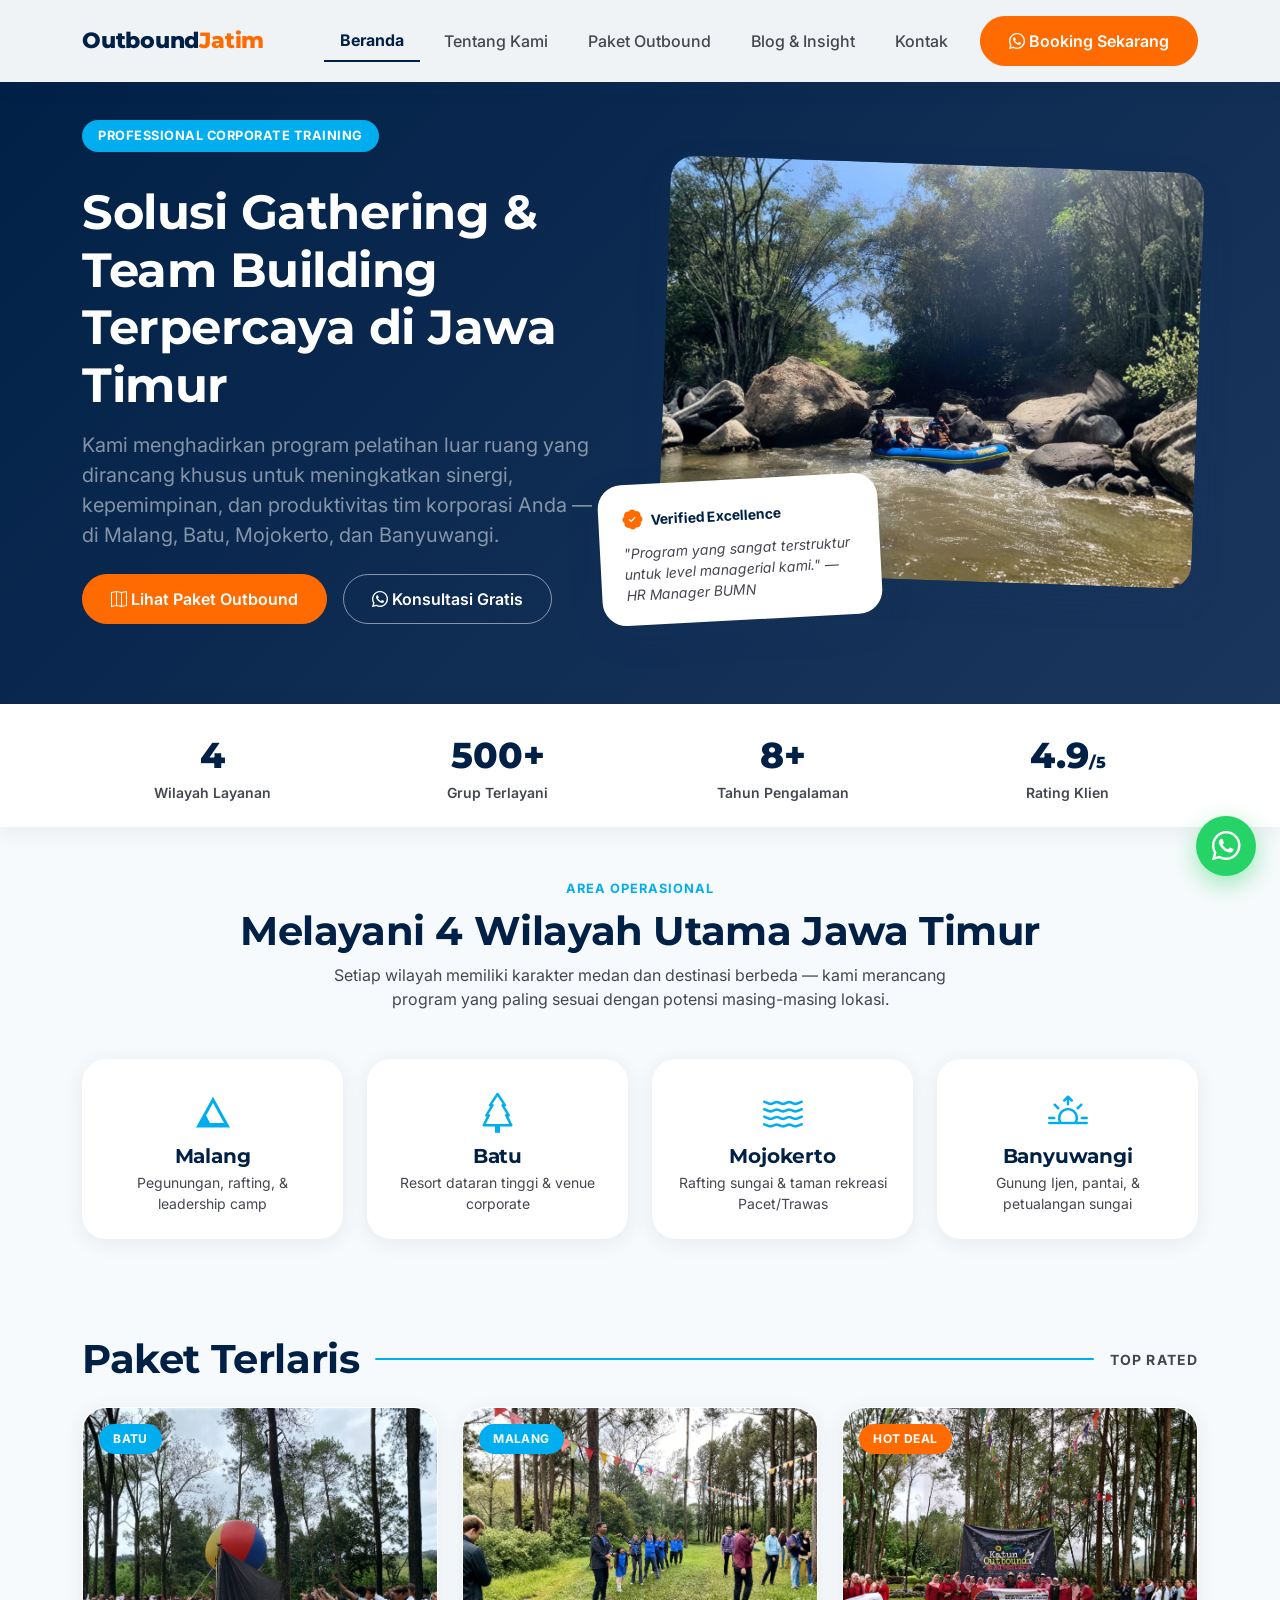
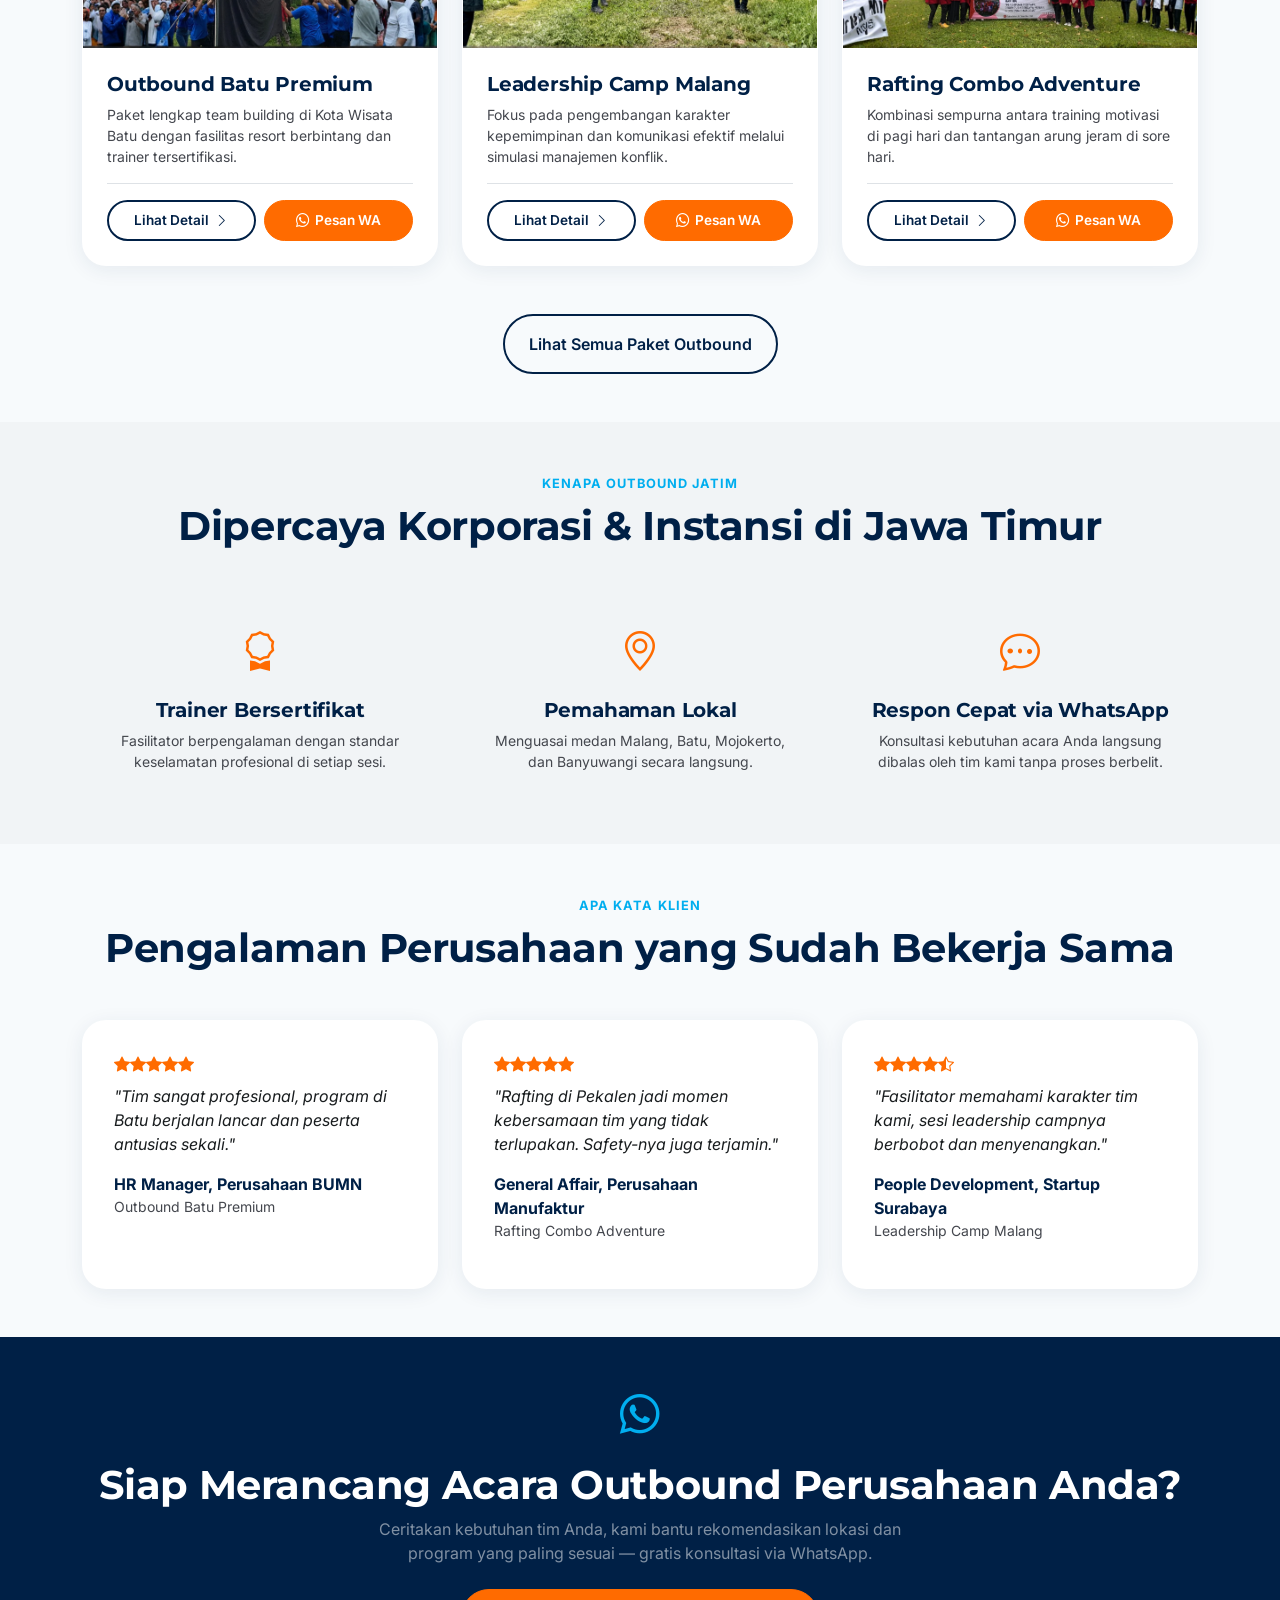
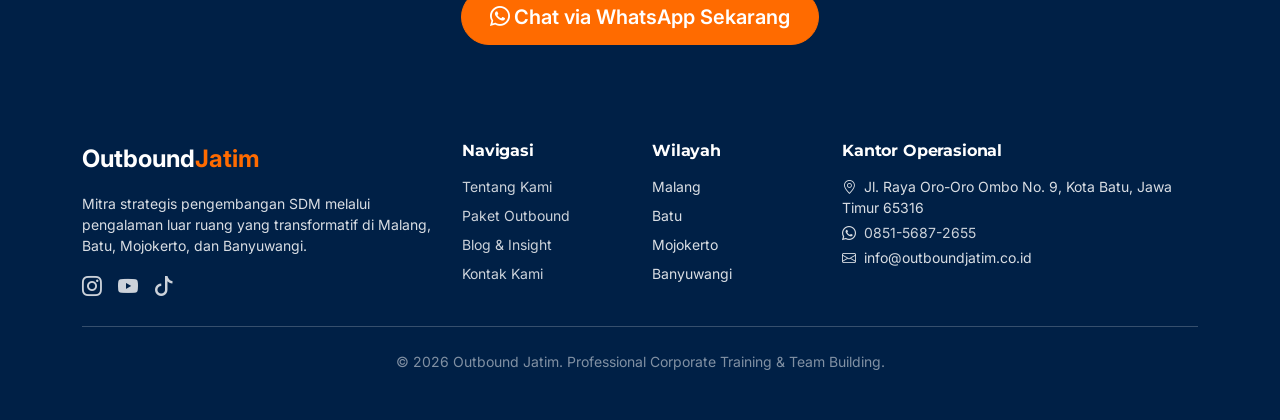
<file: index.html>
<!DOCTYPE html>
<html lang="id">
<head>
<meta charset="UTF-8" />
<meta name="viewport" content="width=device-width, initial-scale=1.0" />
<link rel="icon" type="image/webp" href="assets/img/mountain.webp" />
<title>Outbound Jatim | Paket Outbound &amp; Team Building Malang, Batu, Mojokerto, Banyuwangi</title>
<meta name="description" content="Outbound Jatim menyediakan paket outbound dan team building profesional di Malang, Batu, Mojokerto, dan Banyuwangi. Trainer bersertifikat, harga transparan, konsultasi gratis via WhatsApp." />
<meta name="keywords" content="outbound jawa timur, outbound malang, outbound batu, outbound mojokerto, outbound banyuwangi, team building malang, rafting jawa timur, paket outbound perusahaan" />
<meta name="author" content="Outbound Jatim" />
<meta name="robots" content="index, follow" />
<link rel="canonical" href="https://outboundjatim.co.id/index.html" />

<!-- Open Graph -->
<meta property="og:type" content="website" />
<meta property="og:locale" content="id_ID" />
<meta property="og:site_name" content="Outbound Jatim" />
<meta property="og:title" content="Outbound Jatim | Paket Outbound & Team Building Malang, Batu, Mojokerto, Banyuwangi" />
<meta property="og:description" content="Solusi gathering dan team building terpercaya di Jawa Timur. Melayani Malang, Batu, Mojokerto, dan Banyuwangi dengan program yang dirancang khusus untuk kebutuhan korporat." />
<meta property="og:url" content="https://outboundjatim.co.id/index.html" />
<meta property="og:image" content="assets/img/20260724_141514_0000.webp" />

<!-- Twitter -->
<meta name="twitter:card" content="summary_large_image" />
<meta name="twitter:title" content="Outbound Jatim | Paket Outbound & Team Building Malang, Batu, Mojokerto, Banyuwangi" />
<meta name="twitter:description" content="Paket outbound dan team building profesional di Malang, Batu, Mojokerto, dan Banyuwangi." />

<link rel="preconnect" href="https://fonts.googleapis.com" />
<link rel="preconnect" href="https://fonts.gstatic.com" crossorigin />
<link rel="preconnect" href="https://cdn.jsdelivr.net" />

<!-- Preload LCP Hero Image -->
<link rel="preload" as="image" href="assets/img/20260724_141514_0000.webp" fetchpriority="high" />

<!-- Non-render-blocking Google Fonts -->
<link rel="preload" as="style" href="https://fonts.googleapis.com/css2?family=Montserrat:wght@600;700;800&family=Inter:wght@400;500;600;700&display=swap" />
<link rel="stylesheet" href="https://fonts.googleapis.com/css2?family=Montserrat:wght@600;700;800&family=Inter:wght@400;500;600;700&display=swap" media="print" onload="this.media='all'" />
<noscript><link rel="stylesheet" href="https://fonts.googleapis.com/css2?family=Montserrat:wght@600;700;800&family=Inter:wght@400;500;600;700&display=swap" /></noscript>

<!-- Non-render-blocking Icons -->
<link rel="stylesheet" href="https://cdn.jsdelivr.net/npm/bootstrap-icons@1.11.3/font/bootstrap-icons.min.css" media="print" onload="this.media='all'" />
<noscript><link rel="stylesheet" href="https://cdn.jsdelivr.net/npm/bootstrap-icons@1.11.3/font/bootstrap-icons.min.css" /></noscript>

<!-- Styles -->
<link rel="stylesheet" href="https://cdn.jsdelivr.net/npm/bootstrap@5.3.3/dist/css/bootstrap.min.css" />
<link rel="stylesheet" href="assets/css/style.css" />

<script type="application/ld+json">
{
  "@context": "https://schema.org",
  "@type": "LocalBusiness",
  "name": "Outbound Jatim",
  "image": "assets/img/20260724_141514_0000.webp",
  "description": "Penyedia jasa outbound dan team building korporat profesional di Jawa Timur, melayani Malang, Batu, Mojokerto, dan Banyuwangi.",
  "@id": "https://outboundjatim.co.id/",
  "url": "https://outboundjatim.co.id/",
  "telephone": "+6285156872655",
  "priceRange": "Rp 125.000 - Rp 900.000",
  "address": {
    "@type": "PostalAddress",
    "streetAddress": "Jl. Raya Oro-Oro Ombo No. 9",
    "addressLocality": "Kota Batu",
    "addressRegion": "Jawa Timur",
    "postalCode": "65316",
    "addressCountry": "ID"
  },
  "areaServed": [
    {"@type": "City", "name": "Malang"},
    {"@type": "City", "name": "Batu"},
    {"@type": "City", "name": "Mojokerto"},
    {"@type": "City", "name": "Banyuwangi"}
  ]
}
</script>
</head>
<body>
<a class="skip-link" href="#main-content">Langsung ke konten utama</a>

<!-- ============ NAVBAR ============ -->
<nav class="navbar navbar-expand-lg navbar-oj fixed-top py-3">
  <div class="container">
    <a class="navbar-brand" href="index.html">Outbound<span>Jatim</span></a>
    <button class="navbar-toggler border-0" type="button" data-bs-toggle="collapse" data-bs-target="#navMain" aria-controls="navMain" aria-expanded="false" aria-label="Buka menu navigasi">
      <i class="bi bi-list fs-2 text-navy"></i>
    </button>
    <div class="collapse navbar-collapse" id="navMain">
      <ul class="navbar-nav ms-auto align-items-lg-center gap-lg-2">
        <li class="nav-item"><a class="nav-link active" aria-current="page" href="index.html">Beranda</a></li>
        <li class="nav-item"><a class="nav-link" href="tentang.html">Tentang Kami</a></li>
        <li class="nav-item"><a class="nav-link" href="paket.html">Paket Outbound</a></li>
        <li class="nav-item"><a class="nav-link" href="blog.html">Blog &amp; Insight</a></li>
        <li class="nav-item"><a class="nav-link" href="kontak.html">Kontak</a></li>
        <li class="nav-item ms-lg-2 mt-2 mt-lg-0">
          <a class="btn btn-orange w-100" href="#" data-wa-message="Halo Outbound Jatim, saya ingin booking paket outbound. Mohon informasinya.">
            <i class="bi bi-whatsapp me-1"></i>Booking Sekarang
          </a>
        </li>
      </ul>
    </div>
  </div>
</nav>

<main id="main-content">
  <!-- ============ HERO ============ -->
  <header class="hero-section">
    <div class="container">
      <div class="row align-items-center g-5">
        <div class="col-lg-6">
          <span class="hero-badge mb-3">Professional Corporate Training</span>
          <h1 class="display-5 fw-bold text-white my-3">Solusi Gathering &amp; Team Building Terpercaya di Jawa Timur</h1>

          <!-- Hero Image versi Mobile (Tampil persis di bawah Headline) -->
          <div class="d-lg-none my-4 position-relative">
            <div class="hero-image-wrap">
              <img src="assets/img/20260724_141514_0000.webp" alt="Karyawan perusahaan mengikuti kegiatan team building outbound di taman terbuka Jawa Timur" width="600" height="400" fetchpriority="high" decoding="async" />
            </div>
            <div class="hero-floating-card mt-3">
              <div class="d-flex align-items-center gap-2 mb-1">
                <i class="bi bi-patch-check-fill text-orange fs-5"></i>
                <span class="fw-bold small">Verified Excellence</span>
              </div>
              <p class="fst-italic text-muted-custom small mb-0">"Program yang sangat terstruktur untuk level managerial kami." &mdash; HR Manager BUMN</p>
            </div>
          </div>

          <p class="fs-5 text-white-50 mb-4" style="max-width: 32rem;">Kami menghadirkan program pelatihan luar ruang yang dirancang khusus untuk meningkatkan sinergi, kepemimpinan, dan produktivitas tim korporasi Anda &mdash; di Malang, Batu, Mojokerto, dan Banyuwangi.</p>
          <div class="d-flex flex-wrap gap-3">
            <a class="btn btn-orange" href="paket.html">
              <i class="bi bi-map me-1"></i>Lihat Paket Outbound
            </a>
            <a class="btn btn-navy-outline" href="#" data-wa-message="Halo Outbound Jatim, saya ingin konsultasi gratis mengenai paket outbound untuk perusahaan/instansi kami.">
              <i class="bi bi-whatsapp me-1"></i>Konsultasi Gratis
            </a>
          </div>
        </div>
        <div class="col-lg-6 d-none d-lg-block position-relative">
          <div class="hero-image-wrap">
            <img src="assets/img/20260724_141514_0000.webp" alt="Karyawan perusahaan mengikuti kegiatan team building outbound di taman terbuka Jawa Timur" width="600" height="400" fetchpriority="high" decoding="async" />
          </div>
          <div class="hero-floating-card position-absolute" style="bottom:-2.5rem; left:-2.5rem; transform: rotate(-3deg);">
            <div class="d-flex align-items-center gap-2 mb-2">
              <i class="bi bi-patch-check-fill text-orange fs-5"></i>
              <span class="fw-bold small">Verified Excellence</span>
            </div>
            <p class="fst-italic text-muted-custom small mb-0">"Program yang sangat terstruktur untuk level managerial kami." &mdash; HR Manager BUMN</p>
          </div>
        </div>
      </div>
    </div>
  </header>

  <!-- ============ STATS STRIP ============ -->
  <section class="py-4 bg-white shadow-navy">
    <div class="container">
      <div class="row g-4 text-center">
        <div class="col-6 col-md-3 stat-box">
          <div class="stat-number">4</div>
          <div class="text-muted-custom small fw-semibold">Wilayah Layanan</div>
        </div>
        <div class="col-6 col-md-3 stat-box">
          <div class="stat-number">500+</div>
          <div class="text-muted-custom small fw-semibold">Grup Terlayani</div>
        </div>
        <div class="col-6 col-md-3 stat-box">
          <div class="stat-number">8+</div>
          <div class="text-muted-custom small fw-semibold">Tahun Pengalaman</div>
        </div>
        <div class="col-6 col-md-3 stat-box">
          <div class="stat-number">4.9<span class="fs-6">/5</span></div>
          <div class="text-muted-custom small fw-semibold">Rating Klien</div>
        </div>
      </div>
    </div>
  </section>

  <!-- ============ WILAYAH LAYANAN ============ -->
  <section class="py-5 py-lg-6 px-3" style="padding-top:4rem; padding-bottom:4rem;">
    <div class="container">
      <div class="text-center mb-5">
        <span class="section-eyebrow">Area Operasional</span>
        <h2 class="fs-1 mt-2">Melayani 4 Wilayah Utama Jawa Timur</h2>
        <p class="text-muted-custom mx-auto" style="max-width: 40rem;">Setiap wilayah memiliki karakter medan dan destinasi berbeda &mdash; kami merancang program yang paling sesuai dengan potensi masing-masing lokasi.</p>
      </div>
      <div class="row g-4">
        <div class="col-md-6 col-lg-3">
          <div class="card-oj text-center p-4">
            <i class="bi bi-mountain fs-1 text-sky mb-2"></i>
            <h3 class="fs-5 mb-1">Malang</h3>
            <p class="small text-muted-custom mb-0">Pegunungan, rafting, &amp; leadership camp</p>
          </div>
        </div>
        <div class="col-md-6 col-lg-3">
          <div class="card-oj text-center p-4">
            <i class="bi bi-tree fs-1 text-sky mb-2"></i>
            <h3 class="fs-5 mb-1">Batu</h3>
            <p class="small text-muted-custom mb-0">Resort dataran tinggi &amp; venue corporate</p>
          </div>
        </div>
        <div class="col-md-6 col-lg-3">
          <div class="card-oj text-center p-4">
            <i class="bi bi-water fs-1 text-sky mb-2"></i>
            <h3 class="fs-5 mb-1">Mojokerto</h3>
            <p class="small text-muted-custom mb-0">Rafting sungai &amp; taman rekreasi Pacet/Trawas</p>
          </div>
        </div>
        <div class="col-md-6 col-lg-3">
          <div class="card-oj text-center p-4">
            <i class="bi bi-sunrise fs-1 text-sky mb-2"></i>
            <h3 class="fs-5 mb-1">Banyuwangi</h3>
            <p class="small text-muted-custom mb-0">Gunung Ijen, pantai, &amp; petualangan sungai</p>
          </div>
        </div>
      </div>
    </div>
  </section>

  <!-- ============ PAKET UNGGULAN ============ -->
  <section class="py-5" style="padding-top:1rem; padding-bottom:4rem;">
    <div class="container">
      <div class="d-flex align-items-center gap-3 mb-4 flex-wrap">
        <h2 class="fs-1 mb-0 text-navy">Paket Terlaris</h2>
        <div class="section-title-divider"></div>
        <span class="text-muted-custom small fw-bold text-uppercase" style="letter-spacing:.08em;">Top Rated</span>
      </div>
      <div class="row g-4">
        <div class="col-md-6 col-lg-4">
          <div class="card-oj h-100 d-flex flex-column">
            <div class="position-relative" style="height:15rem; overflow:hidden;">
              <a href="paket-detail.html?id=batu-premium">
                <img class="w-100 h-100" style="object-fit:cover;" src="assets/img/1000414856.webp" alt="Fasilitas outbound resort di Kota Batu dengan pemandangan pegunungan" loading="lazy" />
              </a>
              <span class="badge-region position-absolute" style="top:1rem; left:1rem;">Batu</span>
            </div>
            <div class="p-4 d-flex flex-column flex-grow-1">
              <h3 class="fs-5 mb-2"><a href="paket-detail.html?id=batu-premium" class="text-navy">Outbound Batu Premium</a></h3>
              <p class="small text-muted-custom flex-grow-1">Paket lengkap team building di Kota Wisata Batu dengan fasilitas resort berbintang dan trainer tersertifikasi.</p>
              <div class="card-action-btns pt-3 border-top mt-auto">
                <a class="btn btn-outline-navy-pill btn-sm-custom" href="paket-detail.html?id=batu-premium">Lihat Detail <i class="bi bi-chevron-right"></i></a>
                <a class="btn btn-orange btn-sm-custom" href="#" data-wa-message="Halo Admin Outbound Jatim, saya tertarik dengan paket Outbound Batu Premium. Mohon info ketersediaan jadwal."><i class="bi bi-whatsapp"></i> Pesan WA</a>
              </div>
            </div>
          </div>
        </div>
        <div class="col-md-6 col-lg-4">
          <div class="card-oj h-100 d-flex flex-column">
            <div class="position-relative" style="height:15rem; overflow:hidden;">
              <a href="paket-detail.html?id=leadership-malang">
                <img class="w-100 h-100" style="object-fit:cover;" src="assets/img/1000414857.webp" alt="Sesi leadership training tim korporat di taman Malang" loading="lazy" />
              </a>
              <span class="badge-region position-absolute" style="top:1rem; left:1rem;">Malang</span>
            </div>
            <div class="p-4 d-flex flex-column flex-grow-1">
              <h3 class="fs-5 mb-2"><a href="paket-detail.html?id=leadership-malang" class="text-navy">Leadership Camp Malang</a></h3>
              <p class="small text-muted-custom flex-grow-1">Fokus pada pengembangan karakter kepemimpinan dan komunikasi efektif melalui simulasi manajemen konflik.</p>
              <div class="card-action-btns pt-3 border-top mt-auto">
                <a class="btn btn-outline-navy-pill btn-sm-custom" href="paket-detail.html?id=leadership-malang">Lihat Detail <i class="bi bi-chevron-right"></i></a>
                <a class="btn btn-orange btn-sm-custom" href="#" data-wa-message="Halo Admin Outbound Jatim, saya tertarik dengan paket Leadership Camp Malang. Mohon info ketersediaan jadwal."><i class="bi bi-whatsapp"></i> Pesan WA</a>
              </div>
            </div>
          </div>
        </div>
        <div class="col-md-6 col-lg-4">
          <div class="card-oj h-100 d-flex flex-column">
            <div class="position-relative" style="height:15rem; overflow:hidden;">
              <a href="paket-detail.html?id=rafting-combo">
                <img class="w-100 h-100" style="object-fit:cover;" src="assets/img/1000414863.webp" alt="Aktivitas rafting arung jeram di Sungai Pekalen Jawa Timur" loading="lazy" />
              </a>
              <span class="badge-hot position-absolute" style="top:1rem; left:1rem;">Hot Deal</span>
            </div>
            <div class="p-4 d-flex flex-column flex-grow-1">
              <h3 class="fs-5 mb-2"><a href="paket-detail.html?id=rafting-combo" class="text-navy">Rafting Combo Adventure</a></h3>
              <p class="small text-muted-custom flex-grow-1">Kombinasi sempurna antara training motivasi di pagi hari dan tantangan arung jeram di sore hari.</p>
              <div class="card-action-btns pt-3 border-top mt-auto">
                <a class="btn btn-outline-navy-pill btn-sm-custom" href="paket-detail.html?id=rafting-combo">Lihat Detail <i class="bi bi-chevron-right"></i></a>
                <a class="btn btn-orange btn-sm-custom" href="#" data-wa-message="Halo Admin Outbound Jatim, saya tertarik dengan paket Rafting Combo Adventure. Mohon info ketersediaan jadwal."><i class="bi bi-whatsapp"></i> Pesan WA</a>
              </div>
            </div>
          </div>
        </div>
      </div>
      <div class="text-center mt-5">
        <a class="btn btn-outline-navy-pill px-4 py-3" href="paket.html">Lihat Semua Paket Outbound</a>
      </div>
    </div>
  </section>

  <!-- ============ MENGAPA MEMILIH KAMI ============ -->
  <section class="py-5 bg-surface-low" style="padding-top:4rem; padding-bottom:4rem;">
    <div class="container">
      <div class="text-center mb-5">
        <span class="section-eyebrow">Kenapa Outbound Jatim</span>
        <h2 class="fs-1 mt-2">Dipercaya Korporasi &amp; Instansi di Jawa Timur</h2>
      </div>
      <div class="row g-4">
        <div class="col-md-4">
          <div class="p-4 text-center h-100">
            <i class="bi bi-award fs-1 text-orange mb-3 d-block"></i>
            <h3 class="fs-5">Trainer Bersertifikat</h3>
            <p class="small text-muted-custom mb-0">Fasilitator berpengalaman dengan standar keselamatan profesional di setiap sesi.</p>
          </div>
        </div>
        <div class="col-md-4">
          <div class="p-4 text-center h-100">
            <i class="bi bi-geo-alt fs-1 text-orange mb-3 d-block"></i>
            <h3 class="fs-5">Pemahaman Lokal</h3>
            <p class="small text-muted-custom mb-0">Menguasai medan Malang, Batu, Mojokerto, dan Banyuwangi secara langsung.</p>
          </div>
        </div>
        <div class="col-md-4">
          <div class="p-4 text-center h-100">
            <i class="bi bi-chat-dots fs-1 text-orange mb-3 d-block"></i>
            <h3 class="fs-5">Respon Cepat via WhatsApp</h3>
            <p class="small text-muted-custom mb-0">Konsultasi kebutuhan acara Anda langsung dibalas oleh tim kami tanpa proses berbelit.</p>
          </div>
        </div>
      </div>
    </div>
  </section>

  <!-- ============ TESTIMONI ============ -->
  <section class="py-5" style="padding-top:4rem; padding-bottom:4rem;">
    <div class="container">
      <div class="text-center mb-5">
        <span class="section-eyebrow">Apa Kata Klien</span>
        <h2 class="fs-1 mt-2">Pengalaman Perusahaan yang Sudah Bekerja Sama</h2>
      </div>
      <div class="row g-4">
        <div class="col-md-4">
          <div class="testimonial-card">
            <div class="text-orange mb-2">
              <i class="bi bi-star-fill"></i><i class="bi bi-star-fill"></i><i class="bi bi-star-fill"></i><i class="bi bi-star-fill"></i><i class="bi bi-star-fill"></i>
            </div>
            <p class="fst-italic">"Tim sangat profesional, program di Batu berjalan lancar dan peserta antusias sekali."</p>
            <p class="fw-bold text-navy mb-0 mt-3">HR Manager, Perusahaan BUMN</p>
            <p class="small text-muted-custom">Outbound Batu Premium</p>
          </div>
        </div>
        <div class="col-md-4">
          <div class="testimonial-card">
            <div class="text-orange mb-2">
              <i class="bi bi-star-fill"></i><i class="bi bi-star-fill"></i><i class="bi bi-star-fill"></i><i class="bi bi-star-fill"></i><i class="bi bi-star-fill"></i>
            </div>
            <p class="fst-italic">"Rafting di Pekalen jadi momen kebersamaan tim yang tidak terlupakan. Safety-nya juga terjamin."</p>
            <p class="fw-bold text-navy mb-0 mt-3">General Affair, Perusahaan Manufaktur</p>
            <p class="small text-muted-custom">Rafting Combo Adventure</p>
          </div>
        </div>
        <div class="col-md-4">
          <div class="testimonial-card">
            <div class="text-orange mb-2">
              <i class="bi bi-star-fill"></i><i class="bi bi-star-fill"></i><i class="bi bi-star-fill"></i><i class="bi bi-star-fill"></i><i class="bi bi-star-half"></i>
            </div>
            <p class="fst-italic">"Fasilitator memahami karakter tim kami, sesi leadership campnya berbobot dan menyenangkan."</p>
            <p class="fw-bold text-navy mb-0 mt-3">People Development, Startup Surabaya</p>
            <p class="small text-muted-custom">Leadership Camp Malang</p>
          </div>
        </div>
      </div>
    </div>
  </section>

  <!-- ============ CTA BANNER ============ -->
  <section class="py-5 bg-navy text-white" style="padding-top:4rem; padding-bottom:4rem;">
    <div class="container text-center">
      <i class="bi bi-whatsapp fs-1 text-sky mb-3 d-block"></i>
      <h2 class="fs-1 text-white">Siap Merancang Acara Outbound Perusahaan Anda?</h2>
      <p class="text-white-50 mx-auto mb-4" style="max-width:36rem;">Ceritakan kebutuhan tim Anda, kami bantu rekomendasikan lokasi dan program yang paling sesuai &mdash; gratis konsultasi via WhatsApp.</p>
      <a class="btn btn-orange btn-lg" href="#" data-wa-message="Halo Outbound Jatim, saya ingin konsultasi untuk merancang acara outbound perusahaan kami.">
        <i class="bi bi-whatsapp me-1"></i>Chat via WhatsApp Sekarang
      </a>
    </div>
  </section>
</main>

<!-- ============ FOOTER ============ -->
<footer class="footer-oj py-5">
  <div class="container">
    <div class="row g-4">
      <div class="col-lg-4">
        <div class="fw-bold fs-4 text-white mb-3">Outbound<span class="text-orange">Jatim</span></div>
        <p class="small">Mitra strategis pengembangan SDM melalui pengalaman luar ruang yang transformatif di Malang, Batu, Mojokerto, dan Banyuwangi.</p>
        <div class="d-flex gap-3 mt-3">
          <a href="#" aria-label="Instagram Outbound Jatim"><i class="bi bi-instagram fs-5"></i></a>
          <a href="#" aria-label="YouTube Outbound Jatim"><i class="bi bi-youtube fs-5"></i></a>
          <a href="#" aria-label="TikTok Outbound Jatim"><i class="bi bi-tiktok fs-5"></i></a>
        </div>
      </div>
      <div class="col-6 col-lg-2">
        <h4 class="mb-3">Navigasi</h4>
        <ul class="list-unstyled small">
          <li class="mb-2"><a href="tentang.html">Tentang Kami</a></li>
          <li class="mb-2"><a href="paket.html">Paket Outbound</a></li>
          <li class="mb-2"><a href="blog.html">Blog &amp; Insight</a></li>
          <li class="mb-2"><a href="kontak.html">Kontak Kami</a></li>
        </ul>
      </div>
      <div class="col-6 col-lg-2">
        <h4 class="mb-3">Wilayah</h4>
        <ul class="list-unstyled small">
          <li class="mb-2">Malang</li>
          <li class="mb-2">Batu</li>
          <li class="mb-2">Mojokerto</li>
          <li class="mb-2">Banyuwangi</li>
        </ul>
      </div>
      <div class="col-lg-4">
        <h4 class="mb-3">Kantor Operasional</h4>
        <p class="small mb-1"><i class="bi bi-geo-alt me-2"></i>Jl. Raya Oro-Oro Ombo No. 9, Kota Batu, Jawa Timur 65316</p>
        <p class="small mb-1"><i class="bi bi-whatsapp me-2"></i><a href="#" data-wa-message="Halo Outbound Jatim, saya ingin bertanya-tanya.">0851-5687-2655</a></p>
        <p class="small mb-0"><i class="bi bi-envelope me-2"></i>info@outboundjatim.co.id</p>
      </div>
    </div>
    <hr class="border-white-50 my-4" />
    <p class="small text-center text-white-50 mb-0">&copy; <span class="current-year">2026</span> Outbound Jatim. Professional Corporate Training &amp; Team Building.</p>
  </div>
</footer>

<!-- Floating WhatsApp Button -->
<a class="wa-float" href="#" data-wa-message="Halo Outbound Jatim, saya ingin bertanya tentang paket outbound." aria-label="Chat via WhatsApp">
  <i class="bi bi-whatsapp"></i>
</a>

<script src="https://cdn.jsdelivr.net/npm/bootstrap@5.3.3/dist/js/bootstrap.bundle.min.js" defer></script>
<script src="assets/js/main.js" defer></script>
</body>
</html>
</file>
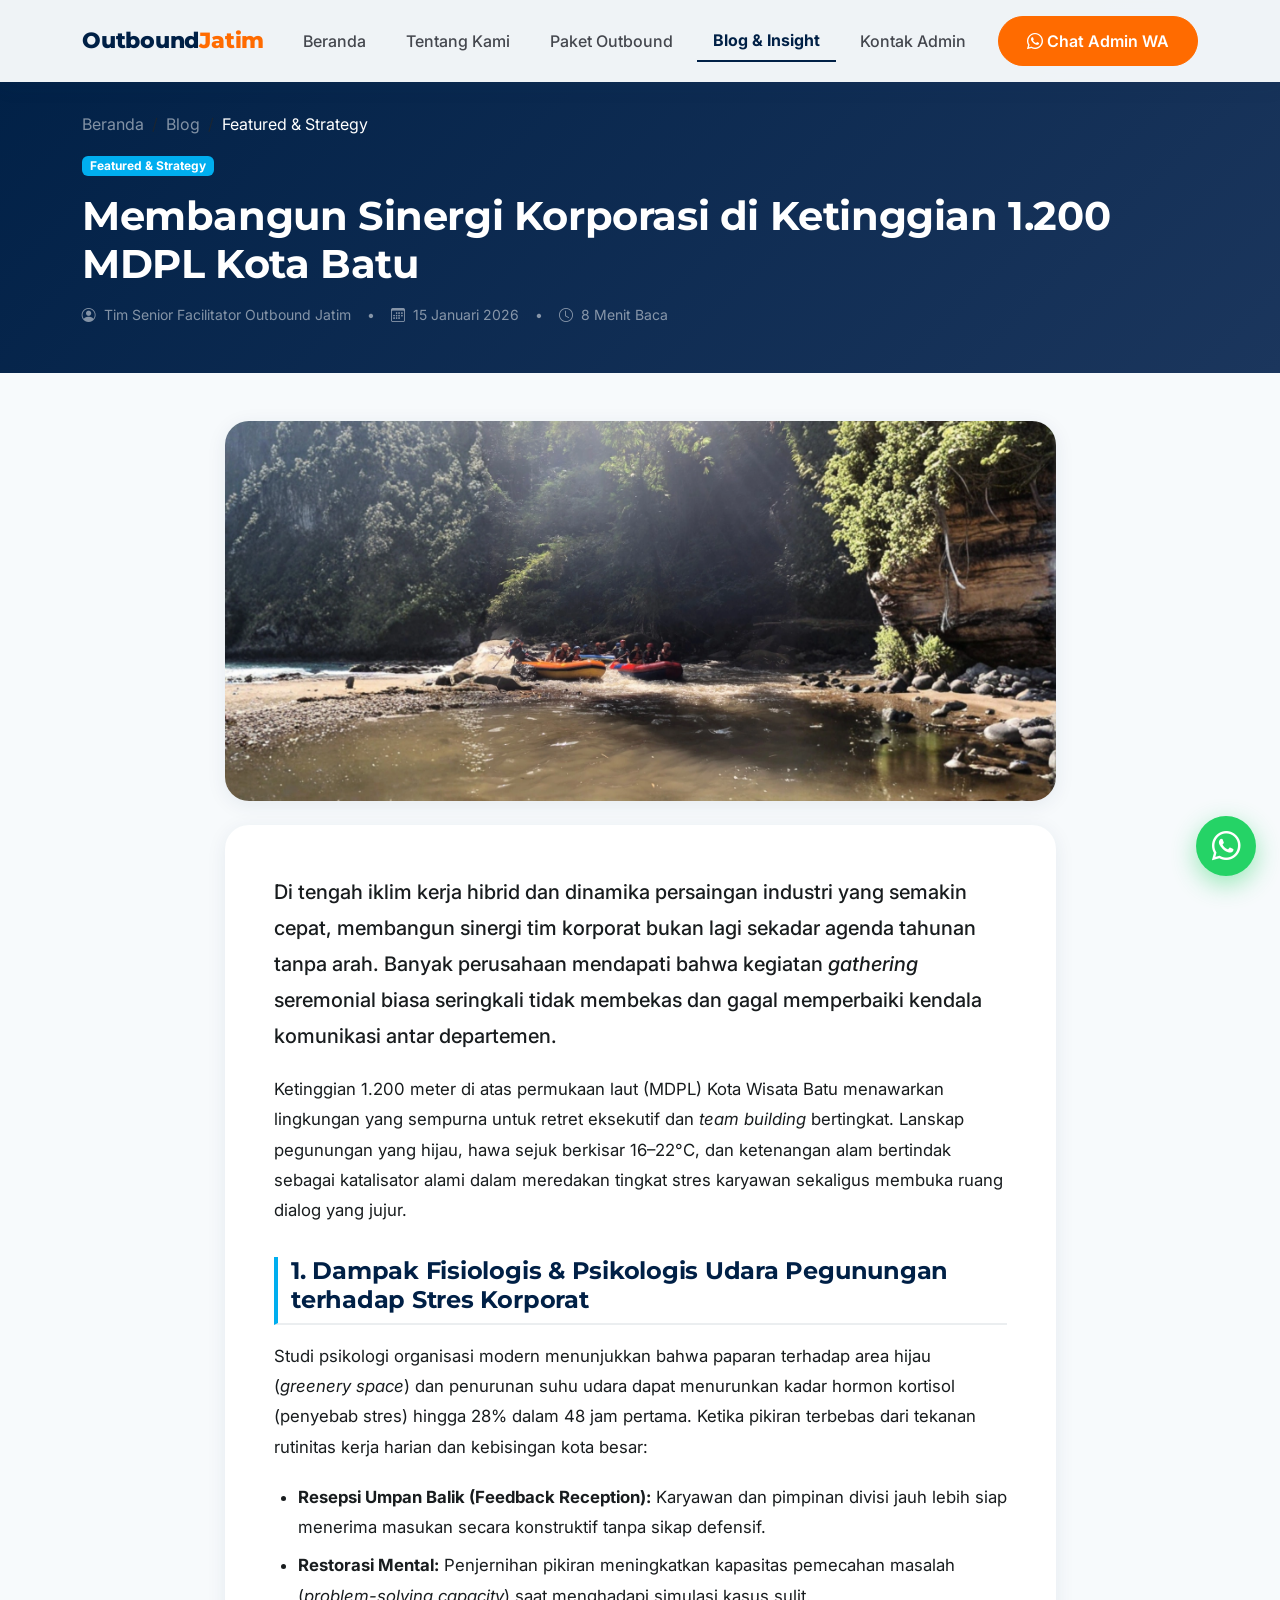
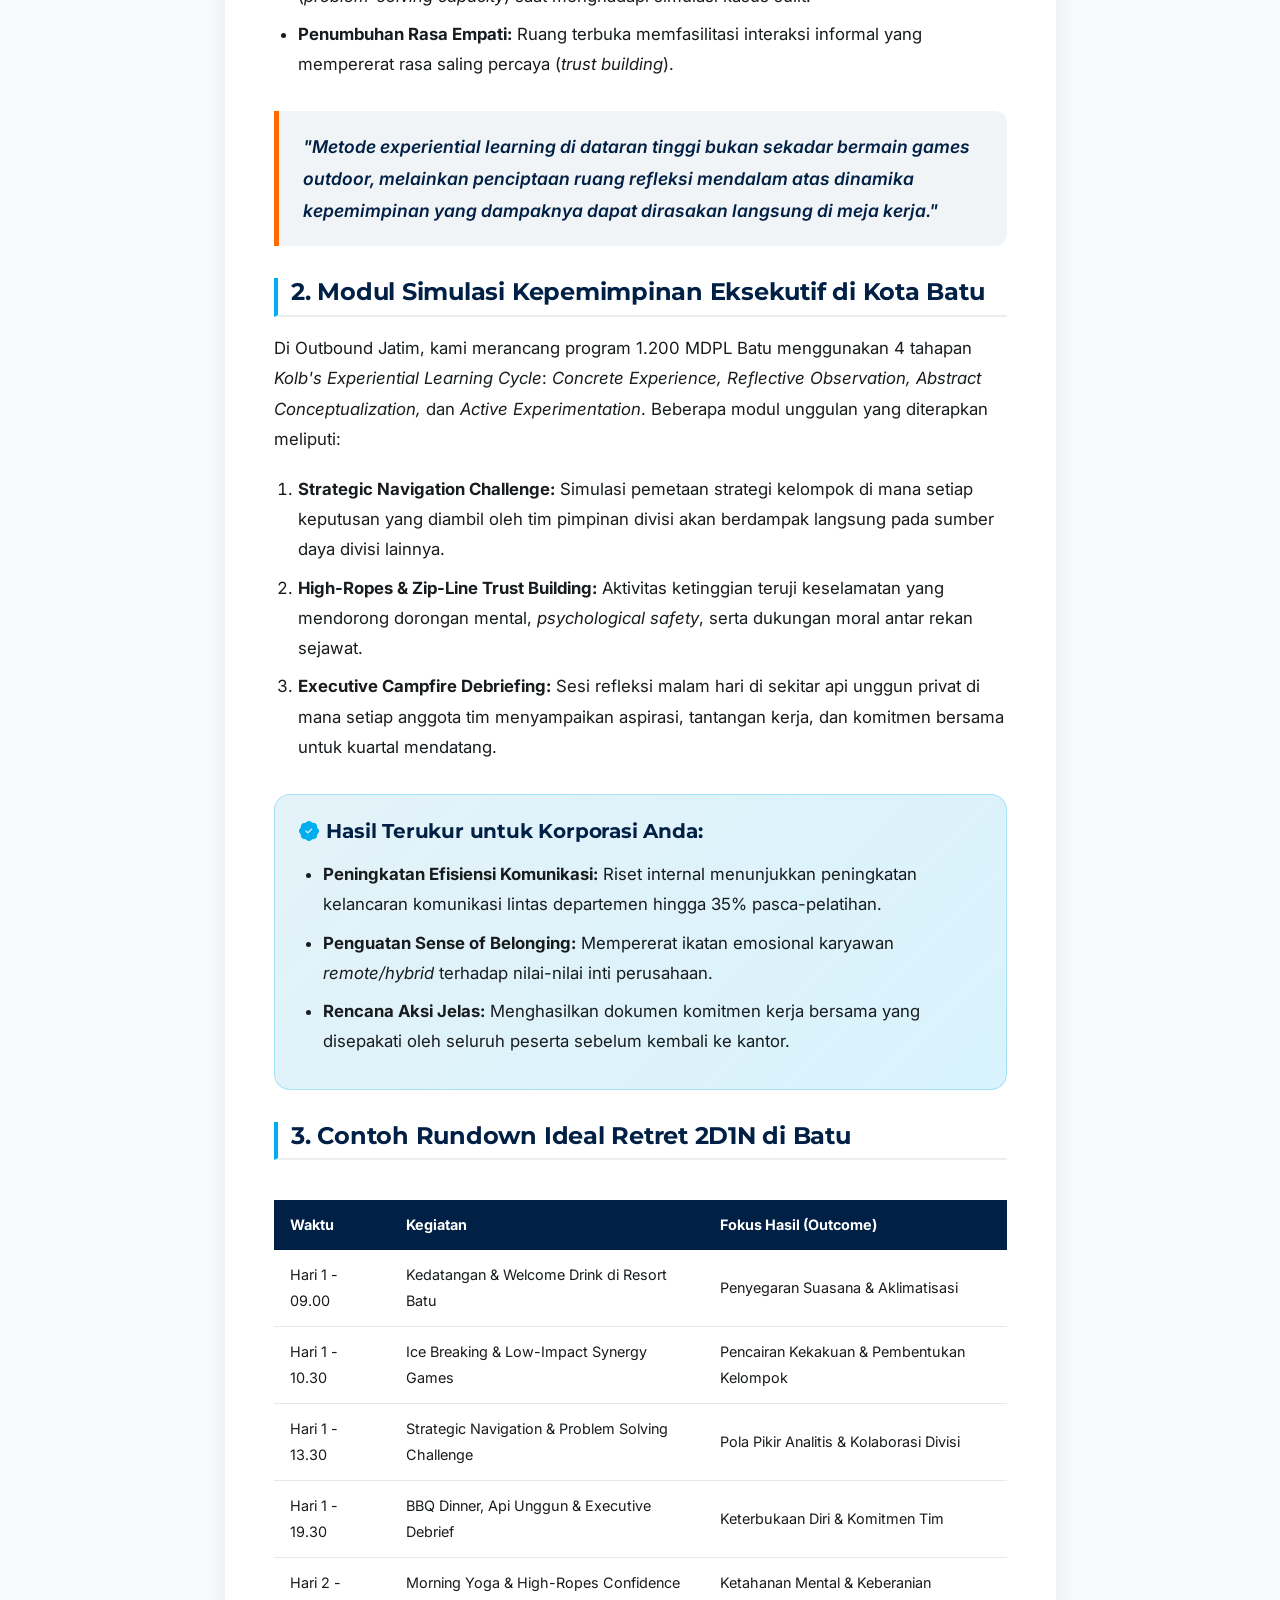
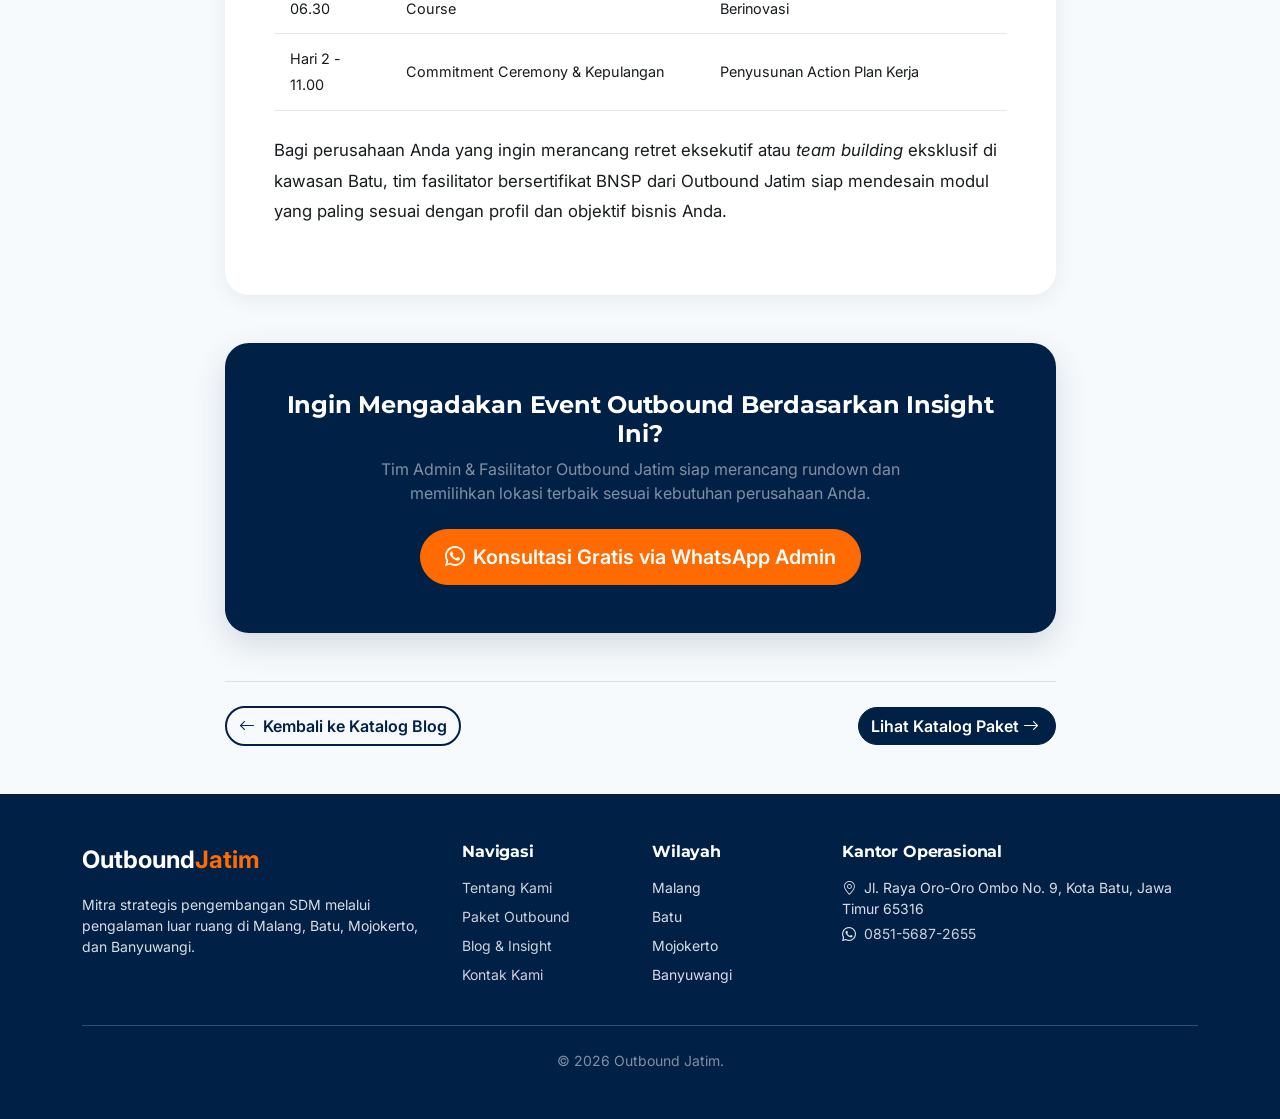
<file: blog-detail.html>
<!DOCTYPE html>
<html lang="id">
<head>
<meta charset="UTF-8" />
<meta name="viewport" content="width=device-width, initial-scale=1.0" />
<link rel="icon" type="image/webp" href="assets/img/mountain.webp" />
<title id="pageTitle">Detail Artikel - Outbound Jatim</title>
<meta name="description" id="pageDesc" content="Baca artikel lengkap seputar outbound, team building, dan rekomendasi lokasi terbaik dari Outbound Jatim." />
<meta name="robots" content="index, follow" />

<link rel="preconnect" href="https://fonts.googleapis.com" />
<link rel="preconnect" href="https://fonts.gstatic.com" crossorigin />
<link rel="preconnect" href="https://cdn.jsdelivr.net" />

<!-- Non-render-blocking Google Fonts -->
<link rel="preload" as="style" href="https://fonts.googleapis.com/css2?family=Montserrat:wght@600;700;800&family=Inter:wght@400;500;600;700&display=swap" />
<link rel="stylesheet" href="https://fonts.googleapis.com/css2?family=Montserrat:wght@600;700;800&family=Inter:wght@400;500;600;700&display=swap" media="print" onload="this.media='all'" />
<noscript><link rel="stylesheet" href="https://fonts.googleapis.com/css2?family=Montserrat:wght@600;700;800&family=Inter:wght@400;500;600;700&display=swap" /></noscript>

<!-- Non-render-blocking Icons -->
<link rel="stylesheet" href="https://cdn.jsdelivr.net/npm/bootstrap-icons@1.11.3/font/bootstrap-icons.min.css" media="print" onload="this.media='all'" />
<noscript><link rel="stylesheet" href="https://cdn.jsdelivr.net/npm/bootstrap-icons@1.11.3/font/bootstrap-icons.min.css" /></noscript>

<!-- Styles -->
<link rel="stylesheet" href="https://cdn.jsdelivr.net/npm/bootstrap@5.3.3/dist/css/bootstrap.min.css" />
<link rel="stylesheet" href="assets/css/style.css" />
</head>
<body>
<a class="skip-link" href="#main-content">Langsung ke konten utama</a>

<!-- ============ NAVBAR ============ -->
<nav class="navbar navbar-expand-lg navbar-oj fixed-top py-3">
  <div class="container">
    <a class="navbar-brand" href="index.html">Outbound<span>Jatim</span></a>
    <button class="navbar-toggler border-0" type="button" data-bs-toggle="collapse" data-bs-target="#navMain" aria-controls="navMain" aria-expanded="false" aria-label="Buka menu navigasi">
      <i class="bi bi-list fs-2 text-navy"></i>
    </button>
    <div class="collapse navbar-collapse" id="navMain">
      <ul class="navbar-nav ms-auto align-items-lg-center gap-lg-2">
        <li class="nav-item"><a class="nav-link" href="index.html">Beranda</a></li>
        <li class="nav-item"><a class="nav-link" href="tentang.html">Tentang Kami</a></li>
        <li class="nav-item"><a class="nav-link" href="paket.html">Paket Outbound</a></li>
        <li class="nav-item"><a class="nav-link active" href="blog.html">Blog &amp; Insight</a></li>
        <li class="nav-item"><a class="nav-link" href="kontak.html">Kontak Admin</a></li>
        <li class="nav-item ms-lg-2 mt-2 mt-lg-0">
          <a class="btn btn-orange w-100" href="#" data-wa-message="Halo Admin Outbound Jatim, saya ingin booking paket outbound. Mohon informasinya.">
            <i class="bi bi-whatsapp me-1"></i>Chat Admin WA
          </a>
        </li>
      </ul>
    </div>
  </div>
</nav>

<main id="main-content">
  <!-- ============ ARTICLE HERO HEADER ============ -->
  <header class="hero-section pb-5" style="padding-top:7rem;">
    <div class="container">
      <nav aria-label="breadcrumb" class="mb-3">
        <ol class="breadcrumb mb-0">
          <li class="breadcrumb-item"><a href="index.html" class="text-white-50">Beranda</a></li>
          <li class="breadcrumb-item"><a href="blog.html" class="text-white-50">Blog</a></li>
          <li class="breadcrumb-item active text-white" aria-current="page" id="articleCategoryBreadcrumb">Insight</li>
        </ol>
      </nav>
      <span class="badge bg-sky text-white mb-3" id="articleCategoryBadge">Strategy</span>
      <h1 class="display-6 fw-bold text-white mb-3" id="articleTitle">Judul Artikel Loading...</h1>
      
      <div class="d-flex flex-wrap align-items-center gap-3 text-white-50 small">
        <span><i class="bi bi-person-circle me-1"></i> <span id="articleAuthor">Penulis</span></span>
        <span>&bull;</span>
        <span><i class="bi bi-calendar3 me-1"></i> <span id="articleDate">Tanggal</span></span>
        <span>&bull;</span>
        <span><i class="bi bi-clock me-1"></i> <span id="articleReadTime">Waktu Baca</span></span>
      </div>
    </div>
  </header>

  <!-- ============ ARTICLE CONTENT ============ -->
  <section class="py-5">
    <div class="container">
      <div class="row justify-content-center">
        <div class="col-lg-9">
          <!-- Featured Image -->
          <div class="rounded-card overflow-hidden shadow-navy mb-4" style="height: 380px;">
            <img class="w-100 h-100" style="object-fit:cover;" id="articleImage" src="" alt="" />
          </div>

          <!-- Main Article HTML -->
          <div class="blog-content card-oj p-4 p-md-5 mb-5" id="articleBody">
            <p class="text-center text-muted-custom">Memuat isi artikel...</p>
          </div>

          <!-- CTA Konsultasi Admin -->
          <div class="bg-navy text-white rounded-card p-4 p-md-5 mb-5 text-center shadow-navy-lg">
            <h3 class="fs-4 text-white mb-2">Ingin Mengadakan Event Outbound Berdasarkan Insight Ini?</h3>
            <p class="text-white-50 mx-auto mb-4" style="max-width: 36rem;">
              Tim Admin &amp; Fasilitator Outbound Jatim siap merancang rundown dan memilihkan lokasi terbaik sesuai kebutuhan perusahaan Anda.
            </p>
            <a class="btn btn-orange btn-lg px-4" href="#" id="waArticleCta" data-wa-message="Halo Admin Outbound Jatim, saya baru selesai membaca artikel blog dan tertarik ingin konsultasi program outbound.">
              <i class="bi bi-whatsapp me-2"></i>Konsultasi Gratis via WhatsApp Admin
            </a>
          </div>

          <!-- Navigation Back -->
          <div class="d-flex justify-content-between align-items-center border-top pt-4">
            <a href="blog.html" class="btn btn-outline-navy-pill"><i class="bi bi-arrow-left me-1"></i> Kembali ke Katalog Blog</a>
            <a href="paket.html" class="btn btn-navy-solid">Lihat Katalog Paket <i class="bi bi-arrow-right me-1"></i></a>
          </div>
        </div>
      </div>
    </div>
  </section>
</main>

<!-- ============ FOOTER ============ -->
<footer class="footer-oj py-5">
  <div class="container">
    <div class="row g-4">
      <div class="col-lg-4">
        <div class="fw-bold fs-4 text-white mb-3">Outbound<span class="text-orange">Jatim</span></div>
        <p class="small">Mitra strategis pengembangan SDM melalui pengalaman luar ruang di Malang, Batu, Mojokerto, dan Banyuwangi.</p>
      </div>
      <div class="col-6 col-lg-2">
        <h4 class="mb-3">Navigasi</h4>
        <ul class="list-unstyled small">
          <li class="mb-2"><a href="tentang.html">Tentang Kami</a></li>
          <li class="mb-2"><a href="paket.html">Paket Outbound</a></li>
          <li class="mb-2"><a href="blog.html">Blog &amp; Insight</a></li>
          <li class="mb-2"><a href="kontak.html">Kontak Kami</a></li>
        </ul>
      </div>
      <div class="col-6 col-lg-2">
        <h4 class="mb-3">Wilayah</h4>
        <ul class="list-unstyled small">
          <li class="mb-2">Malang</li>
          <li class="mb-2">Batu</li>
          <li class="mb-2">Mojokerto</li>
          <li class="mb-2">Banyuwangi</li>
        </ul>
      </div>
      <div class="col-lg-4">
        <h4 class="mb-3">Kantor Operasional</h4>
        <p class="small mb-1"><i class="bi bi-geo-alt me-2"></i>Jl. Raya Oro-Oro Ombo No. 9, Kota Batu, Jawa Timur 65316</p>
        <p class="small mb-1"><i class="bi bi-whatsapp me-2"></i><a href="#" data-wa-message="Halo Admin Outbound Jatim, saya ingin bertanya.">0851-5687-2655</a></p>
      </div>
    </div>
    <hr class="border-white-50 my-4" />
    <p class="small text-center text-white-50 mb-0">&copy; <span class="current-year">2026</span> Outbound Jatim.</p>
  </div>
</footer>

<a class="wa-float" href="#" data-wa-message="Halo Admin Outbound Jatim, saya ingin bertanya tentang artikel." aria-label="Chat via WhatsApp">
  <i class="bi bi-whatsapp"></i>
</a>

<script src="https://cdn.jsdelivr.net/npm/bootstrap@5.3.3/dist/js/bootstrap.bundle.min.js" defer></script>
<script src="assets/js/main.js" defer></script>
<script src="assets/js/blog.js" defer></script>
<script>
  document.addEventListener("DOMContentLoaded", function () {
    const urlParams = new URLSearchParams(window.location.search);
    const articleId = urlParams.get("id") || "batu-1200mdpl";
    const article = getBlogById(articleId);

    if (article) {
      document.title = article.title + " - Outbound Jatim";
      document.getElementById("pageTitle").textContent = article.title + " - Outbound Jatim";
      document.getElementById("articleTitle").textContent = article.title;
      document.getElementById("articleCategoryBadge").textContent = article.category;
      document.getElementById("articleCategoryBreadcrumb").textContent = article.category;
      document.getElementById("articleAuthor").textContent = article.author;
      document.getElementById("articleDate").textContent = article.date;
      document.getElementById("articleReadTime").textContent = article.readTime;
      
      const imgEl = document.getElementById("articleImage");
      imgEl.src = article.image;
      imgEl.alt = article.alt || article.title;

      document.getElementById("articleBody").innerHTML = article.content;

      const waMsg = "Halo Admin Outbound Jatim, saya membaca artikel '" + article.title + "' dan ingin berkonsultasi seputar program outbound.";
      const waBtn = document.getElementById("waArticleCta");
      if (waBtn) {
        waBtn.setAttribute("href", waLink(waMsg));
        waBtn.setAttribute("target", "_blank");
      }
    }
  });
</script>
</body>
</html>
</file>
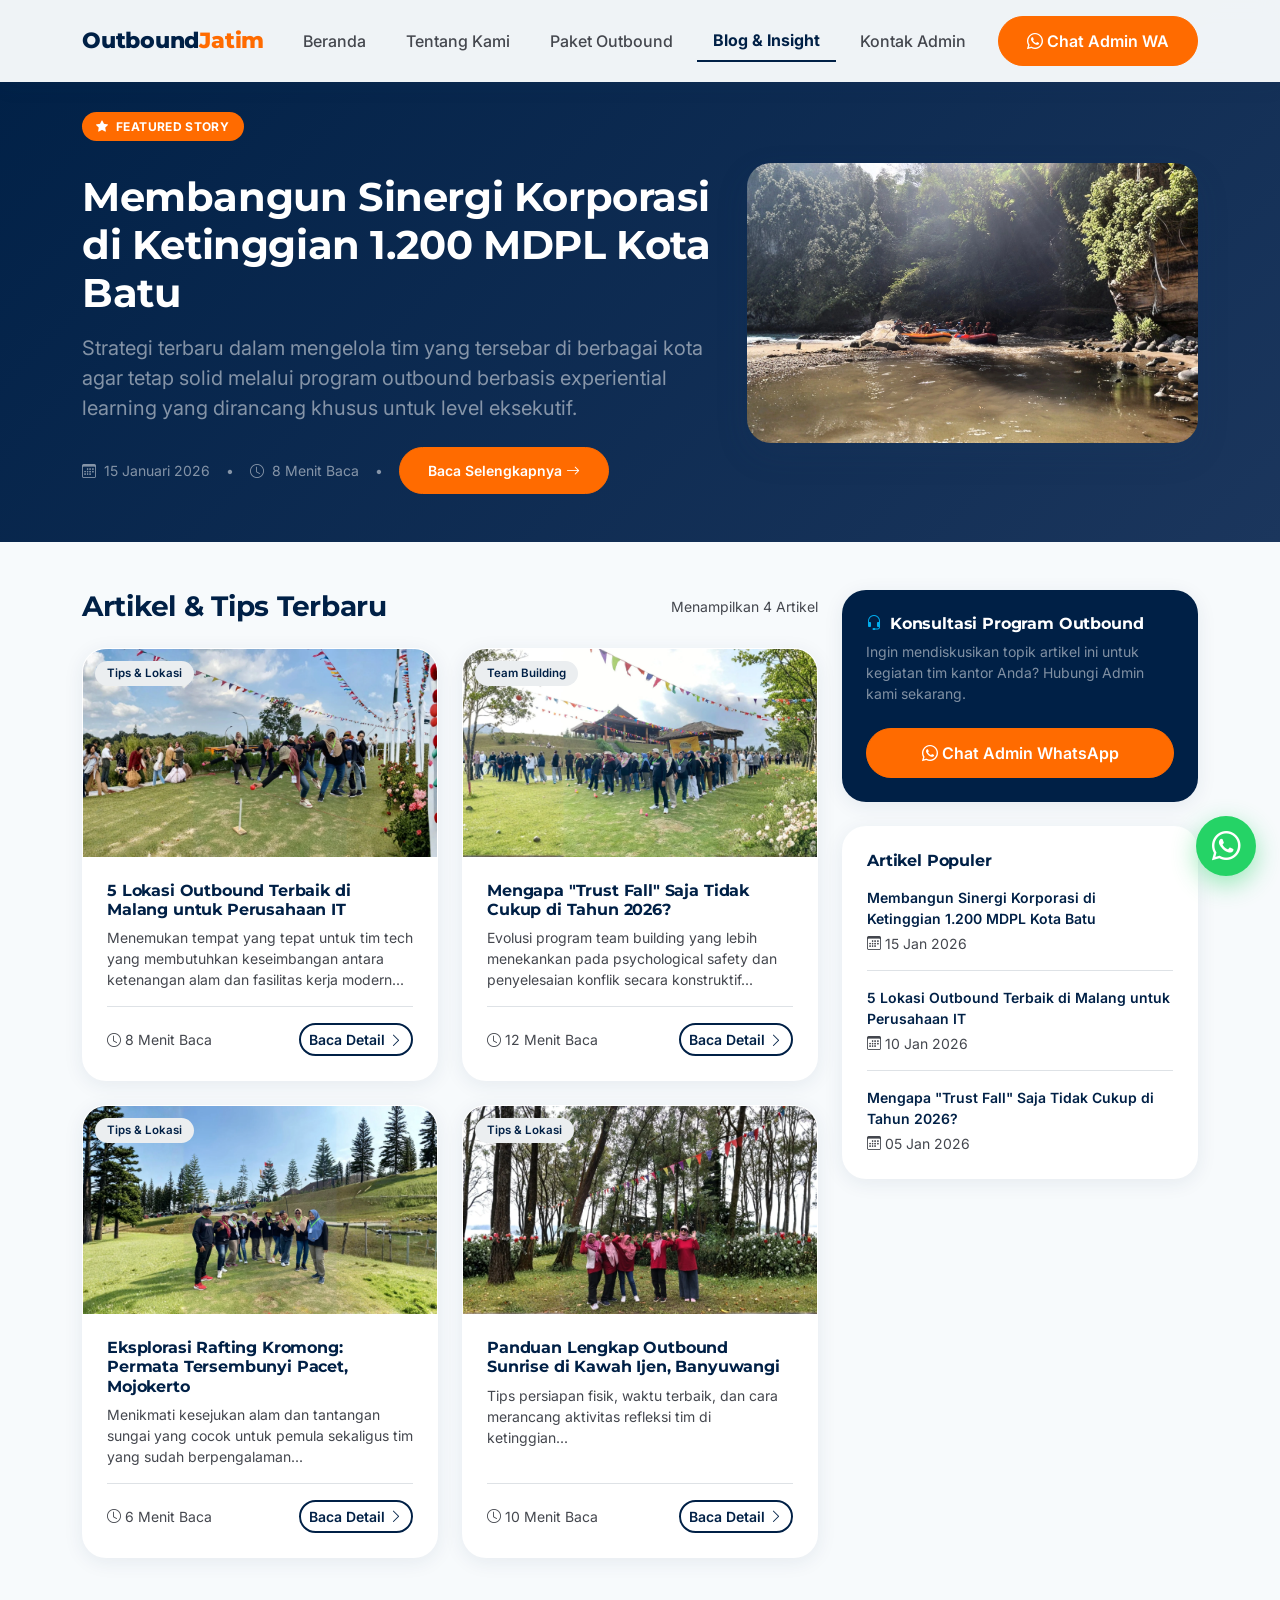
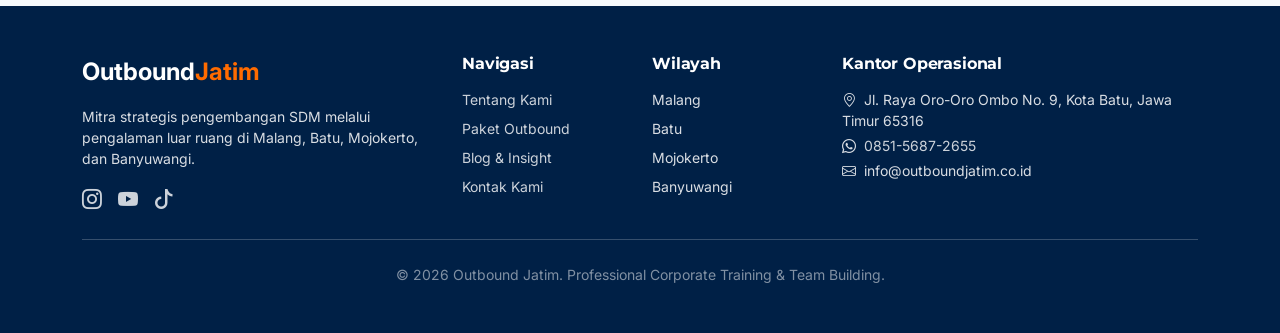
<file: blog.html>
<!DOCTYPE html>
<html lang="id">
<head>
<meta charset="UTF-8" />
<meta name="viewport" content="width=device-width, initial-scale=1.0" />
<link rel="icon" type="image/webp" href="assets/img/mountain.webp" />
<title>Blog &amp; Insight Outbound - Tips Team Building Jawa Timur | Outbound Jatim</title>
<meta name="description" content="Baca artikel dan insight seputar outbound, team building, dan rekomendasi lokasi terbaik di Malang, Batu, Mojokerto, dan Banyuwangi dari tim Outbound Jatim." />
<meta name="keywords" content="blog outbound, tips team building, lokasi outbound malang, insight outbound jawa timur" />
<meta name="robots" content="index, follow" />
<link rel="canonical" href="https://outboundjatim.co.id/blog.html" />

<meta property="og:type" content="website" />
<meta property="og:locale" content="id_ID" />
<meta property="og:site_name" content="Outbound Jatim" />
<meta property="og:title" content="Blog & Insight Outbound Jatim" />
<meta property="og:description" content="Artikel dan tips seputar outbound serta team building di Jawa Timur." />
<meta property="og:url" content="https://outboundjatim.co.id/blog.html" />

<link rel="preconnect" href="https://fonts.googleapis.com" />
<link rel="preconnect" href="https://fonts.gstatic.com" crossorigin />
<link rel="preconnect" href="https://cdn.jsdelivr.net" />

<!-- Preload LCP Featured Image -->
<link rel="preload" as="image" href="assets/img/20260724_141514_0002.webp" fetchpriority="high" />

<!-- Non-render-blocking Google Fonts -->
<link rel="preload" as="style" href="https://fonts.googleapis.com/css2?family=Montserrat:wght@600;700;800&family=Inter:wght@400;500;600;700&display=swap" />
<link rel="stylesheet" href="https://fonts.googleapis.com/css2?family=Montserrat:wght@600;700;800&family=Inter:wght@400;500;600;700&display=swap" media="print" onload="this.media='all'" />
<noscript><link rel="stylesheet" href="https://fonts.googleapis.com/css2?family=Montserrat:wght@600;700;800&family=Inter:wght@400;500;600;700&display=swap" /></noscript>

<!-- Non-render-blocking Icons -->
<link rel="stylesheet" href="https://cdn.jsdelivr.net/npm/bootstrap-icons@1.11.3/font/bootstrap-icons.min.css" media="print" onload="this.media='all'" />
<noscript><link rel="stylesheet" href="https://cdn.jsdelivr.net/npm/bootstrap-icons@1.11.3/font/bootstrap-icons.min.css" /></noscript>

<!-- Styles -->
<link rel="stylesheet" href="https://cdn.jsdelivr.net/npm/bootstrap@5.3.3/dist/css/bootstrap.min.css" />
<link rel="stylesheet" href="assets/css/style.css" />
</head>
<body>
<a class="skip-link" href="#main-content">Langsung ke konten utama</a>

<!-- ============ NAVBAR ============ -->
<nav class="navbar navbar-expand-lg navbar-oj fixed-top py-3">
  <div class="container">
    <a class="navbar-brand" href="index.html">Outbound<span>Jatim</span></a>
    <button class="navbar-toggler border-0" type="button" data-bs-toggle="collapse" data-bs-target="#navMain" aria-controls="navMain" aria-expanded="false" aria-label="Buka menu navigasi">
      <i class="bi bi-list fs-2 text-navy"></i>
    </button>
    <div class="collapse navbar-collapse" id="navMain">
      <ul class="navbar-nav ms-auto align-items-lg-center gap-lg-2">
        <li class="nav-item"><a class="nav-link" href="index.html">Beranda</a></li>
        <li class="nav-item"><a class="nav-link" href="tentang.html">Tentang Kami</a></li>
        <li class="nav-item"><a class="nav-link" href="paket.html">Paket Outbound</a></li>
        <li class="nav-item"><a class="nav-link active" aria-current="page" href="blog.html">Blog &amp; Insight</a></li>
        <li class="nav-item"><a class="nav-link" href="kontak.html">Kontak Admin</a></li>
        <li class="nav-item ms-lg-2 mt-2 mt-lg-0">
          <a class="btn btn-orange w-100" href="#" data-wa-message="Halo Admin Outbound Jatim, saya ingin konsultasi paket outbound.">
            <i class="bi bi-whatsapp me-1"></i>Chat Admin WA
          </a>
        </li>
      </ul>
    </div>
  </div>
</nav>

<main id="main-content">
  <!-- ============ FEATURED ARTICLE HERO ============ -->
  <header class="hero-section pb-5" style="padding-top:7rem;">
    <div class="container">
      <div class="row align-items-center g-4">
        <div class="col-lg-7">
          <span class="badge-hot mb-3 d-inline-block"><i class="bi bi-star-fill me-1"></i> Featured Story</span>
          <h1 class="display-6 fw-bold text-white my-3">
            <a href="blog-detail.html?id=batu-1200mdpl" class="text-white text-decoration-none hover-underline">
              Membangun Sinergi Korporasi di Ketinggian 1.200 MDPL Kota Batu
            </a>
          </h1>
          <p class="fs-5 text-white-50 mb-4">Strategi terbaru dalam mengelola tim yang tersebar di berbagai kota agar tetap solid melalui program outbound berbasis experiential learning yang dirancang khusus untuk level eksekutif.</p>
          <div class="d-flex align-items-center gap-3 text-white-50 small">
            <span><i class="bi bi-calendar3 me-1"></i> 15 Januari 2026</span>
            <span>&bull;</span>
            <span><i class="bi bi-clock me-1"></i> 8 Menit Baca</span>
            <span>&bull;</span>
            <a href="blog-detail.html?id=batu-1200mdpl" class="btn btn-sm btn-orange ms-auto ms-sm-0">Baca Selengkapnya <i class="bi bi-arrow-right"></i></a>
          </div>
        </div>
        <div class="col-lg-5">
          <div class="rounded-card overflow-hidden shadow-navy-lg position-relative" style="height:280px;">
            <img class="w-100 h-100" style="object-fit:cover;" src="assets/img/20260724_141514_0002.webp" alt="Retret team building di dataran tinggi Batu" width="500" height="280" fetchpriority="high" decoding="async" />
          </div>
        </div>
      </div>
    </div>
  </header>

  <!-- ============ ARTIKEL GRID TERBARU ============ -->
  <section class="py-5">
    <div class="container">
      <div class="row g-4">
        <div class="col-lg-8">
          <div class="d-flex justify-content-between align-items-center mb-4">
            <h2 class="fs-3 mb-0 text-navy">Artikel &amp; Tips Terbaru</h2>
            <span class="text-muted-custom small">Menampilkan 4 Artikel</span>
          </div>

          <div class="row g-4">
            <!-- Article Card 1 -->
            <div class="col-md-6">
              <article class="card-oj h-100 d-flex flex-column">
                <div class="position-relative" style="height:13rem; overflow:hidden;">
                  <a href="blog-detail.html?id=5-lokasi-malang">
                    <img class="w-100 h-100" style="object-fit:cover;" src="assets/img/1000414859.webp" alt="Peralatan team building di hutan pinus Malang" loading="lazy" />
                  </a>
                  <span class="badge-category position-absolute" style="top:0.75rem; left:0.75rem;">Tips &amp; Lokasi</span>
                </div>
                <div class="p-4 d-flex flex-column flex-grow-1">
                  <h3 class="fs-6 fw-bold mb-2">
                    <a href="blog-detail.html?id=5-lokasi-malang" class="text-navy">5 Lokasi Outbound Terbaik di Malang untuk Perusahaan IT</a>
                  </h3>
                  <p class="small text-muted-custom flex-grow-1">Menemukan tempat yang tepat untuk tim tech yang membutuhkan keseimbangan antara ketenangan alam dan fasilitas kerja modern...</p>
                  <div class="d-flex justify-content-between align-items-center pt-3 border-top mt-auto">
                    <span class="small text-muted-custom"><i class="bi bi-clock me-1"></i>8 Menit Baca</span>
                    <a href="blog-detail.html?id=5-lokasi-malang" class="btn btn-sm btn-outline-navy-pill">Baca Detail <i class="bi bi-chevron-right"></i></a>
                  </div>
                </div>
              </article>
            </div>

            <!-- Article Card 2 -->
            <div class="col-md-6">
              <article class="card-oj h-100 d-flex flex-column">
                <div class="position-relative" style="height:13rem; overflow:hidden;">
                  <a href="blog-detail.html?id=trust-fall-2026">
                    <img class="w-100 h-100" style="object-fit:cover;" src="assets/img/1000414860.webp" alt="Sesi workshop tim korporat" loading="lazy" />
                  </a>
                  <span class="badge-category position-absolute" style="top:0.75rem; left:0.75rem;">Team Building</span>
                </div>
                <div class="p-4 d-flex flex-column flex-grow-1">
                  <h3 class="fs-6 fw-bold mb-2">
                    <a href="blog-detail.html?id=trust-fall-2026" class="text-navy">Mengapa "Trust Fall" Saja Tidak Cukup di Tahun 2026?</a>
                  </h3>
                  <p class="small text-muted-custom flex-grow-1">Evolusi program team building yang lebih menekankan pada psychological safety dan penyelesaian konflik secara konstruktif...</p>
                  <div class="d-flex justify-content-between align-items-center pt-3 border-top mt-auto">
                    <span class="small text-muted-custom"><i class="bi bi-clock me-1"></i>12 Menit Baca</span>
                    <a href="blog-detail.html?id=trust-fall-2026" class="btn btn-sm btn-outline-navy-pill">Baca Detail <i class="bi bi-chevron-right"></i></a>
                  </div>
                </div>
              </article>
            </div>

            <!-- Article Card 3 -->
            <div class="col-md-6">
              <article class="card-oj h-100 d-flex flex-column">
                <div class="position-relative" style="height:13rem; overflow:hidden;">
                  <a href="blog-detail.html?id=rafting-kromong">
                    <img class="w-100 h-100" style="object-fit:cover;" src="assets/img/1000414861.webp" alt="Sungai Kromong Pacet Mojokerto" loading="lazy" />
                  </a>
                  <span class="badge-category position-absolute" style="top:0.75rem; left:0.75rem;">Tips &amp; Lokasi</span>
                </div>
                <div class="p-4 d-flex flex-column flex-grow-1">
                  <h3 class="fs-6 fw-bold mb-2">
                    <a href="blog-detail.html?id=rafting-kromong" class="text-navy">Eksplorasi Rafting Kromong: Permata Tersembunyi Pacet, Mojokerto</a>
                  </h3>
                  <p class="small text-muted-custom flex-grow-1">Menikmati kesejukan alam dan tantangan sungai yang cocok untuk pemula sekaligus tim yang sudah berpengalaman...</p>
                  <div class="d-flex justify-content-between align-items-center pt-3 border-top mt-auto">
                    <span class="small text-muted-custom"><i class="bi bi-clock me-1"></i>6 Menit Baca</span>
                    <a href="blog-detail.html?id=rafting-kromong" class="btn btn-sm btn-outline-navy-pill">Baca Detail <i class="bi bi-chevron-right"></i></a>
                  </div>
                </div>
              </article>
            </div>

            <!-- Article Card 4 -->
            <div class="col-md-6">
              <article class="card-oj h-100 d-flex flex-column">
                <div class="position-relative" style="height:13rem; overflow:hidden;">
                  <a href="blog-detail.html?id=kawah-ijen">
                    <img class="w-100 h-100" style="object-fit:cover;" src="assets/img/1000414862.webp" alt="Pemandangan pegunungan Banyuwangi saat sunrise" loading="lazy" />
                  </a>
                  <span class="badge-category position-absolute" style="top:0.75rem; left:0.75rem;">Tips &amp; Lokasi</span>
                </div>
                <div class="p-4 d-flex flex-column flex-grow-1">
                  <h3 class="fs-6 fw-bold mb-2">
                    <a href="blog-detail.html?id=kawah-ijen" class="text-navy">Panduan Lengkap Outbound Sunrise di Kawah Ijen, Banyuwangi</a>
                  </h3>
                  <p class="small text-muted-custom flex-grow-1">Tips persiapan fisik, waktu terbaik, dan cara merancang aktivitas refleksi tim di ketinggian...</p>
                  <div class="d-flex justify-content-between align-items-center pt-3 border-top mt-auto">
                    <span class="small text-muted-custom"><i class="bi bi-clock me-1"></i>10 Menit Baca</span>
                    <a href="blog-detail.html?id=kawah-ijen" class="btn btn-sm btn-outline-navy-pill">Baca Detail <i class="bi bi-chevron-right"></i></a>
                  </div>
                </div>
              </article>
            </div>
          </div>
        </div>

        <!-- SIDEBAR -->
        <div class="col-lg-4">
          <div class="bg-navy text-white rounded-card p-4 mb-4 shadow-navy">
            <h3 class="fs-6 text-white mb-2"><i class="bi bi-headset me-2 text-sky"></i>Konsultasi Program Outbound</h3>
            <p class="small text-white-50">Ingin mendiskusikan topik artikel ini untuk kegiatan tim kantor Anda? Hubungi Admin kami sekarang.</p>
            <a class="btn btn-orange w-100 mt-2" href="#" data-wa-message="Halo Admin Outbound Jatim, saya tertarik berkonsultasi seputar topik blog & lokasi outbound.">
              <i class="bi bi-whatsapp me-1"></i>Chat Admin WhatsApp
            </a>
          </div>

          <div class="card-oj p-4 mb-4">
            <h3 class="fs-6 mb-3 text-navy">Artikel Populer</h3>
            <ul class="list-unstyled small mb-0">
              <li class="mb-3 pb-3 border-bottom">
                <a href="blog-detail.html?id=batu-1200mdpl" class="text-navy fw-semibold d-block mb-1">Membangun Sinergi Korporasi di Ketinggian 1.200 MDPL Kota Batu</a>
                <span class="text-muted-custom"><i class="bi bi-calendar3 me-1"></i>15 Jan 2026</span>
              </li>
              <li class="mb-3 pb-3 border-bottom">
                <a href="blog-detail.html?id=5-lokasi-malang" class="text-navy fw-semibold d-block mb-1">5 Lokasi Outbound Terbaik di Malang untuk Perusahaan IT</a>
                <span class="text-muted-custom"><i class="bi bi-calendar3 me-1"></i>10 Jan 2026</span>
              </li>
              <li class="mb-0">
                <a href="blog-detail.html?id=trust-fall-2026" class="text-navy fw-semibold d-block mb-1">Mengapa "Trust Fall" Saja Tidak Cukup di Tahun 2026?</a>
                <span class="text-muted-custom"><i class="bi bi-calendar3 me-1"></i>05 Jan 2026</span>
              </li>
            </ul>
          </div>
        </div>
      </div>
    </div>
  </section>
</main>

<!-- ============ FOOTER ============ -->
<footer class="footer-oj py-5">
  <div class="container">
    <div class="row g-4">
      <div class="col-lg-4">
        <div class="fw-bold fs-4 text-white mb-3">Outbound<span class="text-orange">Jatim</span></div>
        <p class="small">Mitra strategis pengembangan SDM melalui pengalaman luar ruang di Malang, Batu, Mojokerto, dan Banyuwangi.</p>
        <div class="d-flex gap-3 mt-3">
          <a href="#" aria-label="Instagram Outbound Jatim"><i class="bi bi-instagram fs-5"></i></a>
          <a href="#" aria-label="YouTube Outbound Jatim"><i class="bi bi-youtube fs-5"></i></a>
          <a href="#" aria-label="TikTok Outbound Jatim"><i class="bi bi-tiktok fs-5"></i></a>
        </div>
      </div>
      <div class="col-6 col-lg-2">
        <h4 class="mb-3">Navigasi</h4>
        <ul class="list-unstyled small">
          <li class="mb-2"><a href="tentang.html">Tentang Kami</a></li>
          <li class="mb-2"><a href="paket.html">Paket Outbound</a></li>
          <li class="mb-2"><a href="blog.html">Blog &amp; Insight</a></li>
          <li class="mb-2"><a href="kontak.html">Kontak Kami</a></li>
        </ul>
      </div>
      <div class="col-6 col-lg-2">
        <h4 class="mb-3">Wilayah</h4>
        <ul class="list-unstyled small">
          <li class="mb-2">Malang</li>
          <li class="mb-2">Batu</li>
          <li class="mb-2">Mojokerto</li>
          <li class="mb-2">Banyuwangi</li>
        </ul>
      </div>
      <div class="col-lg-4">
        <h4 class="mb-3">Kantor Operasional</h4>
        <p class="small mb-1"><i class="bi bi-geo-alt me-2"></i>Jl. Raya Oro-Oro Ombo No. 9, Kota Batu, Jawa Timur 65316</p>
        <p class="small mb-1"><i class="bi bi-whatsapp me-2"></i><a href="#" data-wa-message="Halo Admin Outbound Jatim, saya ingin bertanya-tanya.">0851-5687-2655</a></p>
        <p class="small mb-0"><i class="bi bi-envelope me-2"></i>info@outboundjatim.co.id</p>
      </div>
    </div>
    <hr class="border-white-50 my-4" />
    <p class="small text-center text-white-50 mb-0">&copy; <span class="current-year">2026</span> Outbound Jatim. Professional Corporate Training &amp; Team Building.</p>
  </div>
</footer>

<a class="wa-float" href="#" data-wa-message="Halo Admin Outbound Jatim, saya ingin bertanya tentang artikel blog." aria-label="Chat via WhatsApp">
  <i class="bi bi-whatsapp"></i>
</a>

<script src="https://cdn.jsdelivr.net/npm/bootstrap@5.3.3/dist/js/bootstrap.bundle.min.js" defer></script>
<script src="assets/js/main.js" defer></script>
<script src="assets/js/blog.js" defer></script>
</body>
</html>
</file>
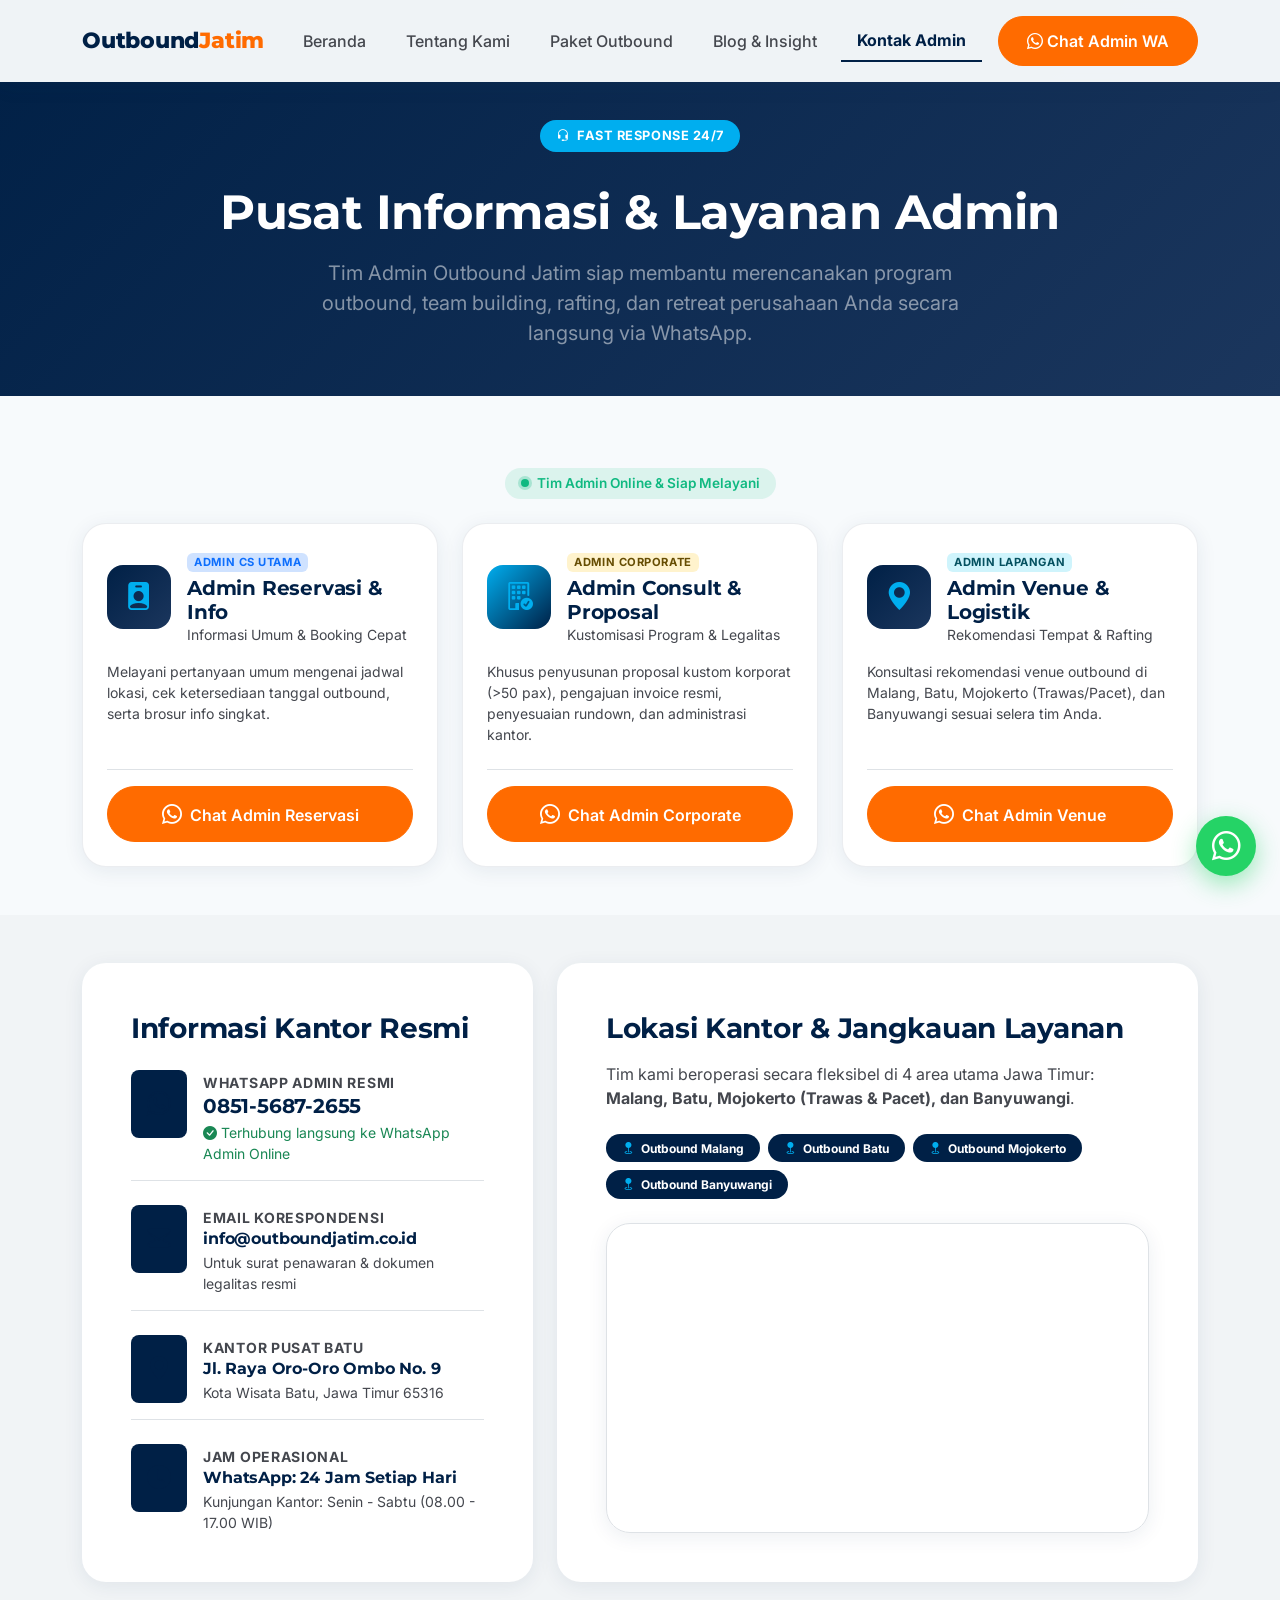
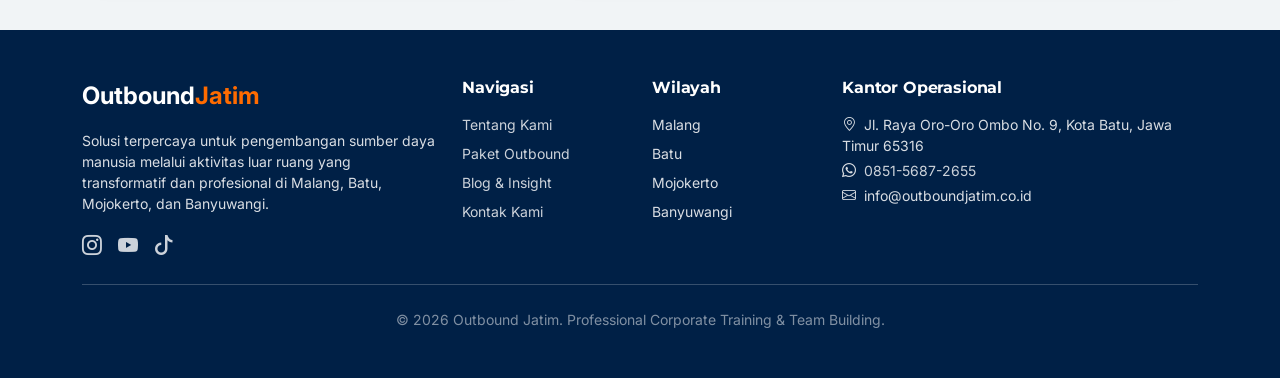
<file: kontak.html>
<!DOCTYPE html>
<html lang="id">
<head>
<meta charset="UTF-8" />
<meta name="viewport" content="width=device-width, initial-scale=1.0" />
<link rel="icon" type="image/webp" href="assets/img/mountain.webp" />
<title>Pusat Informasi &amp; Kontak Admin WhatsApp - Outbound Jatim</title>
<meta name="description" content="Hubungi Admin Outbound Jatim via WhatsApp untuk konsultasi paket outbound, booking venue, dan penawaran khusus korporat di Malang, Batu, Mojokerto, dan Banyuwangi." />
<meta name="keywords" content="kontak admin outbound jatim, whatsapp admin outbound malang, hubungi outbound jawa timur" />
<meta name="robots" content="index, follow" />
<link rel="canonical" href="https://outboundjatim.co.id/kontak.html" />

<meta property="og:type" content="website" />
<meta property="og:locale" content="id_ID" />
<meta property="og:site_name" content="Outbound Jatim" />
<meta property="og:title" content="Pusat Informasi & Kontak Admin WhatsApp - Outbound Jatim" />
<meta property="og:description" content="Konsultasi gratis & respon cepat via WhatsApp Admin Outbound Jatim." />
<meta property="og:url" content="https://outboundjatim.co.id/kontak.html" />

<link rel="preconnect" href="https://fonts.googleapis.com" />
<link rel="preconnect" href="https://fonts.gstatic.com" crossorigin />
<link rel="preconnect" href="https://cdn.jsdelivr.net" />

<!-- Non-render-blocking Google Fonts -->
<link rel="preload" as="style" href="https://fonts.googleapis.com/css2?family=Montserrat:wght@600;700;800&family=Inter:wght@400;500;600;700&display=swap" />
<link rel="stylesheet" href="https://fonts.googleapis.com/css2?family=Montserrat:wght@600;700;800&family=Inter:wght@400;500;600;700&display=swap" media="print" onload="this.media='all'" />
<noscript><link rel="stylesheet" href="https://fonts.googleapis.com/css2?family=Montserrat:wght@600;700;800&family=Inter:wght@400;500;600;700&display=swap" /></noscript>

<!-- Non-render-blocking Icons -->
<link rel="stylesheet" href="https://cdn.jsdelivr.net/npm/bootstrap-icons@1.11.3/font/bootstrap-icons.min.css" media="print" onload="this.media='all'" />
<noscript><link rel="stylesheet" href="https://cdn.jsdelivr.net/npm/bootstrap-icons@1.11.3/font/bootstrap-icons.min.css" /></noscript>

<!-- Styles -->
<link rel="stylesheet" href="https://cdn.jsdelivr.net/npm/bootstrap@5.3.3/dist/css/bootstrap.min.css" />
<link rel="stylesheet" href="assets/css/style.css" />

<script type="application/ld+json">
{
  "@context": "https://schema.org",
  "@type": "ContactPage",
  "name": "Kontak Admin Outbound Jatim",
  "url": "https://outboundjatim.co.id/kontak.html",
  "about": {
    "@type": "LocalBusiness",
    "name": "Outbound Jatim",
    "telephone": "+6285156872655",
    "address": {
      "@type": "PostalAddress",
      "streetAddress": "Jl. Raya Oro-Oro Ombo No. 9",
      "addressLocality": "Kota Batu",
      "addressRegion": "Jawa Timur",
      "postalCode": "65316",
      "addressCountry": "ID"
    }
  }
}
</script>
</head>
<body>
<a class="skip-link" href="#main-content">Langsung ke konten utama</a>

<!-- ============ NAVBAR ============ -->
<nav class="navbar navbar-expand-lg navbar-oj fixed-top py-3">
  <div class="container">
    <a class="navbar-brand" href="index.html">Outbound<span>Jatim</span></a>
    <button class="navbar-toggler border-0" type="button" data-bs-toggle="collapse" data-bs-target="#navMain" aria-controls="navMain" aria-expanded="false" aria-label="Buka menu navigasi">
      <i class="bi bi-list fs-2 text-navy"></i>
    </button>
    <div class="collapse navbar-collapse" id="navMain">
      <ul class="navbar-nav ms-auto align-items-lg-center gap-lg-2">
        <li class="nav-item"><a class="nav-link" href="index.html">Beranda</a></li>
        <li class="nav-item"><a class="nav-link" href="tentang.html">Tentang Kami</a></li>
        <li class="nav-item"><a class="nav-link" href="paket.html">Paket Outbound</a></li>
        <li class="nav-item"><a class="nav-link" href="blog.html">Blog &amp; Insight</a></li>
        <li class="nav-item"><a class="nav-link active" aria-current="page" href="kontak.html">Kontak Admin</a></li>
        <li class="nav-item ms-lg-2 mt-2 mt-lg-0">
          <a class="btn btn-orange w-100" href="#" data-wa-message="Halo Admin Outbound Jatim, saya ingin konsultasi paket outbound.">
            <i class="bi bi-whatsapp me-1"></i>Chat Admin WA
          </a>
        </li>
      </ul>
    </div>
  </div>
</nav>

<main id="main-content">
  <!-- ============ HERO ============ -->
  <header class="hero-section pb-5 text-center">
    <div class="container">
      <span class="hero-badge mb-3"><i class="bi bi-headset me-1"></i> Fast Response 24/7</span>
      <h1 class="display-5 fw-bold text-white my-3">Pusat Informasi &amp; Layanan Admin</h1>
      <p class="fs-5 text-white-50 mx-auto mb-0" style="max-width:44rem;">
        Tim Admin Outbound Jatim siap membantu merencanakan program outbound, team building, rafting, dan retreat perusahaan Anda secara langsung via WhatsApp.
      </p>
    </div>
  </header>

  <!-- ============ ADMIN CONTACT CARDS ============ -->
  <section class="py-5 mt-3">
    <div class="container">
      <div class="text-center mt-2 mb-4">
        <span class="admin-status-online">
          <span class="admin-status-dot"></span> Tim Admin Online &amp; Siap Melayani
        </span>
      </div>

      <div class="row g-4 justify-content-center">
        <!-- Admin 1: CS & Reservasi Umum -->
        <div class="col-lg-4 col-md-6">
          <div class="admin-card p-4">
            <div class="d-flex align-items-center gap-3 mb-3">
              <div class="admin-avatar-box">
                <i class="bi bi-person-badge-fill"></i>
              </div>
              <div>
                <span class="badge bg-primary-subtle text-primary fw-bold text-uppercase mb-1" style="font-size:0.7rem; letter-spacing:0.05em;">Admin CS Utama</span>
                <h3 class="fs-5 mb-0">Admin Reservasi &amp; Info</h3>
                <p class="small text-muted-custom mb-0">Informasi Umum &amp; Booking Cepat</p>
              </div>
            </div>
            <p class="small text-muted-custom mb-4 flex-grow-1">
              Melayani pertanyaan umum mengenai jadwal lokasi, cek ketersediaan tanggal outbound, serta brosur info singkat.
            </p>
            <div class="border-top pt-3">
              <a class="btn btn-orange w-100 py-2.5" href="#" data-wa-message="Halo Admin CS Outbound Jatim, saya ingin bertanya info jadwal dan booking paket outbound.">
                <i class="bi bi-whatsapp me-2 fs-5"></i>Chat Admin Reservasi
              </a>
            </div>
          </div>
        </div>

        <!-- Admin 2: Corporate & Custom Proposal -->
        <div class="col-lg-4 col-md-6">
          <div class="admin-card p-4 style-border-accent">
            <div class="d-flex align-items-center gap-3 mb-3">
              <div class="admin-avatar-box" style="background: linear-gradient(135deg, #00AEEF 0%, #002046 100%);">
                <i class="bi bi-building-check"></i>
              </div>
              <div>
                <span class="badge bg-warning-subtle text-warning-emphasis fw-bold text-uppercase mb-1" style="font-size:0.7rem; letter-spacing:0.05em;">Admin Corporate</span>
                <h3 class="fs-5 mb-0">Admin Consult &amp; Proposal</h3>
                <p class="small text-muted-custom mb-0">Kustomisasi Program &amp; Legalitas</p>
              </div>
            </div>
            <p class="small text-muted-custom mb-4 flex-grow-1">
              Khusus penyusunan proposal kustom korporat (>50 pax), pengajuan invoice resmi, penyesuaian rundown, dan administrasi kantor.
            </p>
            <div class="border-top pt-3">
              <a class="btn btn-orange w-100 py-2.5" href="#" data-wa-message="Halo Admin Corporate Outbound Jatim, saya mewakili instansi/perusahaan ingin berkonsultasi mengenai proposal kustom outbound.">
                <i class="bi bi-whatsapp me-2 fs-5"></i>Chat Admin Corporate
              </a>
            </div>
          </div>
        </div>

        <!-- Admin 3: Logistics & Venue Specialist -->
        <div class="col-lg-4 col-md-6">
          <div class="admin-card p-4">
            <div class="d-flex align-items-center gap-3 mb-3">
              <div class="admin-avatar-box">
                <i class="bi bi-geo-alt-fill"></i>
              </div>
              <div>
                <span class="badge bg-info-subtle text-info-emphasis fw-bold text-uppercase mb-1" style="font-size:0.7rem; letter-spacing:0.05em;">Admin Lapangan</span>
                <h3 class="fs-5 mb-0">Admin Venue &amp; Logistik</h3>
                <p class="small text-muted-custom mb-0">Rekomendasi Tempat &amp; Rafting</p>
              </div>
            </div>
            <p class="small text-muted-custom mb-4 flex-grow-1">
              Konsultasi rekomendasi venue outbound di Malang, Batu, Mojokerto (Trawas/Pacet), dan Banyuwangi sesuai selera tim Anda.
            </p>
            <div class="border-top pt-3">
              <a class="btn btn-orange w-100 py-2.5" href="#" data-wa-message="Halo Admin Venue Outbound Jatim, mohon rekomendasi lokasi dan fasilitas outbound terbaik untuk acara kami.">
                <i class="bi bi-whatsapp me-2 fs-5"></i>Chat Admin Venue
              </a>
            </div>
          </div>
        </div>
      </div>
    </div>
  </section>

  <!-- ============ DETAIL INFORMASI KONTAK & KANTOR ============ -->
  <section class="py-5 bg-surface-low">
    <div class="container">
      <div class="row g-4">
        <!-- Informasi Kantor & Operational -->
        <div class="col-lg-5">
          <div class="card-oj p-4 p-md-5 h-100">
            <h2 class="fs-3 mb-4 text-navy">Informasi Kantor Resmi</h2>

            <div class="d-flex align-items-start gap-3 mb-4 pb-3 border-bottom">
              <div class="bg-navy bg-opacity-10 p-3 rounded-3 text-navy fs-4">
                <i class="bi bi-whatsapp"></i>
              </div>
              <div>
                <span class="small text-muted-custom fw-bold text-uppercase" style="letter-spacing:0.05em;">WhatsApp Admin Resmi</span>
                <h4 class="fs-5 mb-1">
                  <a href="#" class="text-navy" data-wa-message="Halo Outbound Jatim, saya ingin bertanya seputar paket outbound.">0851-5687-2655</a>
                </h4>
                <p class="small text-success mb-0"><i class="bi bi-check-circle-fill me-1"></i>Terhubung langsung ke WhatsApp Admin Online</p>
              </div>
            </div>

            <div class="d-flex align-items-start gap-3 mb-4 pb-3 border-bottom">
              <div class="bg-navy bg-opacity-10 p-3 rounded-3 text-navy fs-4">
                <i class="bi bi-envelope-fill"></i>
              </div>
              <div>
                <span class="small text-muted-custom fw-bold text-uppercase" style="letter-spacing:0.05em;">Email Korespondensi</span>
                <h4 class="fs-6 mb-1 text-navy">info@outboundjatim.co.id</h4>
                <p class="small text-muted-custom mb-0">Untuk surat penawaran &amp; dokumen legalitas resmi</p>
              </div>
            </div>

            <div class="d-flex align-items-start gap-3 mb-4 pb-3 border-bottom">
              <div class="bg-navy bg-opacity-10 p-3 rounded-3 text-navy fs-4">
                <i class="bi bi-geo-alt-fill"></i>
              </div>
              <div>
                <span class="small text-muted-custom fw-bold text-uppercase" style="letter-spacing:0.05em;">Kantor Pusat Batu</span>
                <h4 class="fs-6 mb-1 text-navy">Jl. Raya Oro-Oro Ombo No. 9</h4>
                <p class="small text-muted-custom mb-0">Kota Wisata Batu, Jawa Timur 65316</p>
              </div>
            </div>

            <div class="d-flex align-items-start gap-3">
              <div class="bg-navy bg-opacity-10 p-3 rounded-3 text-navy fs-4">
                <i class="bi bi-clock-fill"></i>
              </div>
              <div>
                <span class="small text-muted-custom fw-bold text-uppercase" style="letter-spacing:0.05em;">Jam Operasional</span>
                <h4 class="fs-6 mb-1 text-navy">WhatsApp: 24 Jam Setiap Hari</h4>
                <p class="small text-muted-custom mb-0">Kunjungan Kantor: Senin - Sabtu (08.00 - 17.00 WIB)</p>
              </div>
            </div>
          </div>
        </div>

        <!-- Maps & Operational Coverage -->
        <div class="col-lg-7">
          <div class="card-oj p-4 p-md-5 h-100 d-flex flex-column">
            <h2 class="fs-3 mb-3 text-navy">Lokasi Kantor &amp; Jangkauan Layanan</h2>
            <p class="text-muted-custom mb-4">
              Tim kami beroperasi secara fleksibel di 4 area utama Jawa Timur: <strong>Malang, Batu, Mojokerto (Trawas &amp; Pacet), dan Banyuwangi</strong>.
            </p>

            <div class="d-flex flex-wrap gap-2 mb-4">
              <span class="badge bg-navy px-3 py-2 rounded-pill fs-7"><i class="bi bi-geo-fill me-1 text-sky"></i> Outbound Malang</span>
              <span class="badge bg-navy px-3 py-2 rounded-pill fs-7"><i class="bi bi-geo-fill me-1 text-sky"></i> Outbound Batu</span>
              <span class="badge bg-navy px-3 py-2 rounded-pill fs-7"><i class="bi bi-geo-fill me-1 text-sky"></i> Outbound Mojokerto</span>
              <span class="badge bg-navy px-3 py-2 rounded-pill fs-7"><i class="bi bi-geo-fill me-1 text-sky"></i> Outbound Banyuwangi</span>
            </div>

            <div class="ratio ratio-16x9 rounded-card overflow-hidden shadow-navy border flex-grow-1" style="min-height: 250px;">
              <iframe
                src="https://www.google.com/maps?q=Kota+Batu,+Jawa+Timur&output=embed"
                style="border:0;"
                allowfullscreen=""
                loading="lazy"
                referrerpolicy="no-referrer-when-downgrade"
                title="Peta lokasi kantor Outbound Jatim di Kota Batu">
              </iframe>
            </div>
          </div>
        </div>
      </div>
    </div>
  </section>
</main>

<!-- ============ FOOTER ============ -->
<footer class="footer-oj py-5">
  <div class="container">
    <div class="row g-4">
      <div class="col-lg-4">
        <div class="fw-bold fs-4 text-white mb-3">Outbound<span class="text-orange">Jatim</span></div>
        <p class="small">Solusi terpercaya untuk pengembangan sumber daya manusia melalui aktivitas luar ruang yang transformatif dan profesional di Malang, Batu, Mojokerto, dan Banyuwangi.</p>
        <div class="d-flex gap-3 mt-3">
          <a href="#" aria-label="Instagram Outbound Jatim"><i class="bi bi-instagram fs-5"></i></a>
          <a href="#" aria-label="YouTube Outbound Jatim"><i class="bi bi-youtube fs-5"></i></a>
          <a href="#" aria-label="TikTok Outbound Jatim"><i class="bi bi-tiktok fs-5"></i></a>
        </div>
      </div>
      <div class="col-6 col-lg-2">
        <h4 class="mb-3">Navigasi</h4>
        <ul class="list-unstyled small">
          <li class="mb-2"><a href="tentang.html">Tentang Kami</a></li>
          <li class="mb-2"><a href="paket.html">Paket Outbound</a></li>
          <li class="mb-2"><a href="blog.html">Blog &amp; Insight</a></li>
          <li class="mb-2"><a href="kontak.html">Kontak Kami</a></li>
        </ul>
      </div>
      <div class="col-6 col-lg-2">
        <h4 class="mb-3">Wilayah</h4>
        <ul class="list-unstyled small">
          <li class="mb-2">Malang</li>
          <li class="mb-2">Batu</li>
          <li class="mb-2">Mojokerto</li>
          <li class="mb-2">Banyuwangi</li>
        </ul>
      </div>
      <div class="col-lg-4">
        <h4 class="mb-3">Kantor Operasional</h4>
        <p class="small mb-1"><i class="bi bi-geo-alt me-2"></i>Jl. Raya Oro-Oro Ombo No. 9, Kota Batu, Jawa Timur 65316</p>
        <p class="small mb-1"><i class="bi bi-whatsapp me-2"></i><a href="#" data-wa-message="Halo Admin Outbound Jatim, saya ingin bertanya-tanya.">0851-5687-2655</a></p>
        <p class="small mb-0"><i class="bi bi-envelope me-2"></i>info@outboundjatim.co.id</p>
      </div>
    </div>
    <hr class="border-white-50 my-4" />
    <p class="small text-center text-white-50 mb-0">&copy; <span class="current-year">2026</span> Outbound Jatim. Professional Corporate Training &amp; Team Building.</p>
  </div>
</footer>

<a class="wa-float" href="#" data-wa-message="Halo Admin Outbound Jatim, saya ingin berkonsultasi seputar kegiatan outbound." aria-label="Chat via WhatsApp">
  <i class="bi bi-whatsapp"></i>
</a>

<script src="https://cdn.jsdelivr.net/npm/bootstrap@5.3.3/dist/js/bootstrap.bundle.min.js" defer></script>
<script src="assets/js/main.js" defer></script>
</body>
</html>
</file>
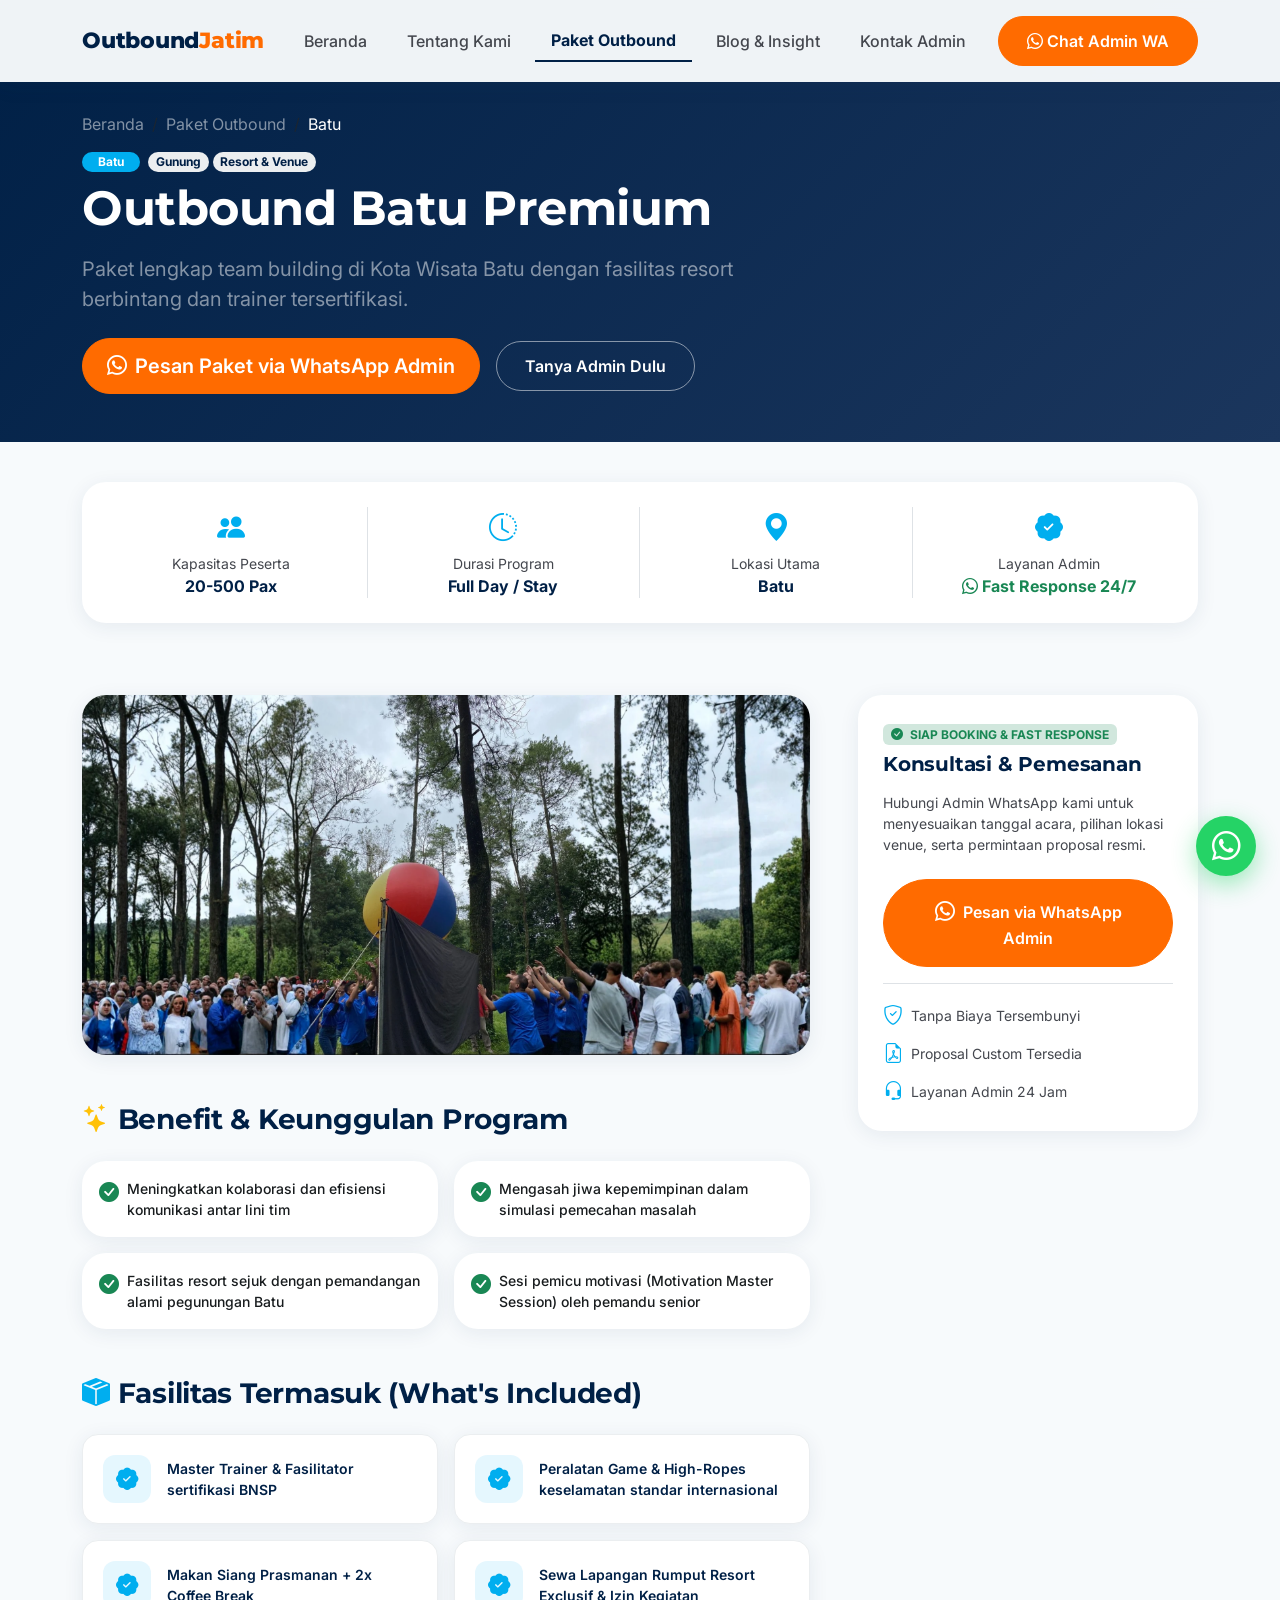
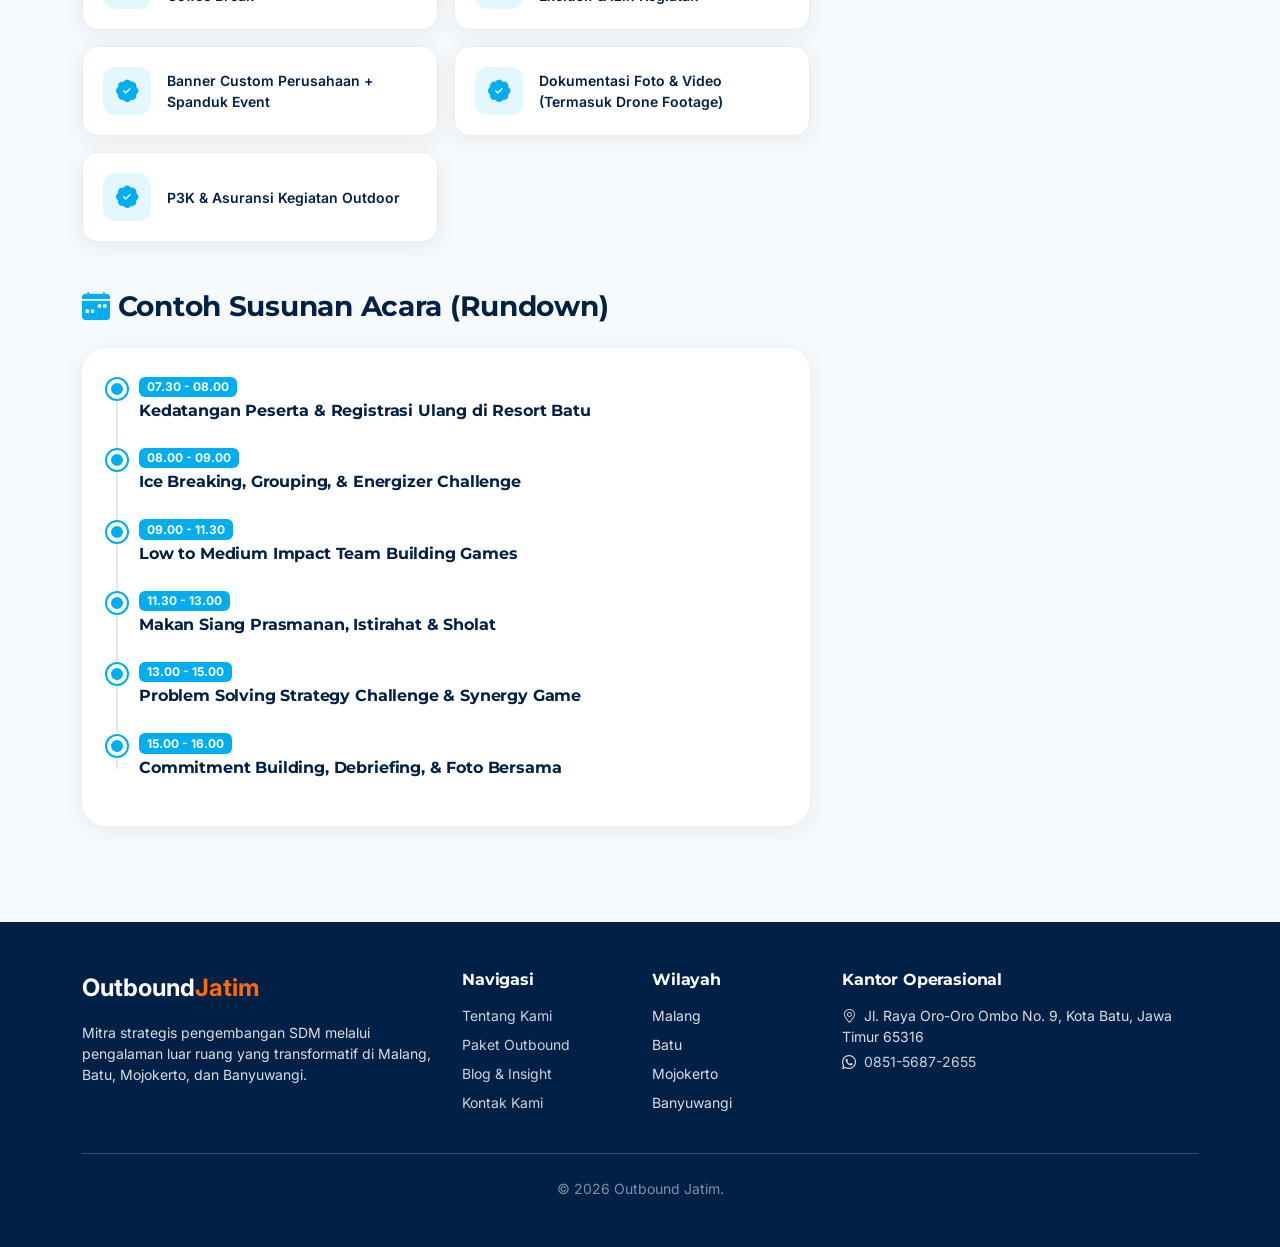
<file: paket-detail.html>
<!DOCTYPE html>
<html lang="id">
<head>
<meta charset="UTF-8" />
<meta name="viewport" content="width=device-width, initial-scale=1.0" />
<link rel="icon" type="image/webp" href="assets/img/mountain.webp" />
<title id="pkgPageTitle">Detail Paket Outbound - Outbound Jatim</title>
<meta name="description" id="pkgPageDesc" content="Detail lengkap fasilitas, benefit, dan rundown acara paket outbound dari Outbound Jatim." />
<meta name="robots" content="index, follow" />

<link rel="preconnect" href="https://fonts.googleapis.com" />
<link rel="preconnect" href="https://fonts.gstatic.com" crossorigin />
<link rel="preconnect" href="https://cdn.jsdelivr.net" />

<!-- Non-render-blocking Google Fonts -->
<link rel="preload" as="style" href="https://fonts.googleapis.com/css2?family=Montserrat:wght@600;700;800&family=Inter:wght@400;500;600;700&display=swap" />
<link rel="stylesheet" href="https://fonts.googleapis.com/css2?family=Montserrat:wght@600;700;800&family=Inter:wght@400;500;600;700&display=swap" media="print" onload="this.media='all'" />
<noscript><link rel="stylesheet" href="https://fonts.googleapis.com/css2?family=Montserrat:wght@600;700;800&family=Inter:wght@400;500;600;700&display=swap" /></noscript>

<!-- Non-render-blocking Icons -->
<link rel="stylesheet" href="https://cdn.jsdelivr.net/npm/bootstrap-icons@1.11.3/font/bootstrap-icons.min.css" media="print" onload="this.media='all'" />
<noscript><link rel="stylesheet" href="https://cdn.jsdelivr.net/npm/bootstrap-icons@1.11.3/font/bootstrap-icons.min.css" /></noscript>

<!-- Styles -->
<link rel="stylesheet" href="https://cdn.jsdelivr.net/npm/bootstrap@5.3.3/dist/css/bootstrap.min.css" />
<link rel="stylesheet" href="assets/css/style.css" />
</head>
<body>
<a class="skip-link" href="#main-content">Langsung ke konten utama</a>

<!-- ============ NAVBAR ============ -->
<nav class="navbar navbar-expand-lg navbar-oj fixed-top py-3">
  <div class="container">
    <a class="navbar-brand" href="index.html">Outbound<span>Jatim</span></a>
    <button class="navbar-toggler border-0" type="button" data-bs-toggle="collapse" data-bs-target="#navMain" aria-controls="navMain" aria-expanded="false" aria-label="Buka menu navigasi">
      <i class="bi bi-list fs-2 text-navy"></i>
    </button>
    <div class="collapse navbar-collapse" id="navMain">
      <ul class="navbar-nav ms-auto align-items-lg-center gap-lg-2">
        <li class="nav-item"><a class="nav-link" href="index.html">Beranda</a></li>
        <li class="nav-item"><a class="nav-link" href="tentang.html">Tentang Kami</a></li>
        <li class="nav-item"><a class="nav-link active" href="paket.html">Paket Outbound</a></li>
        <li class="nav-item"><a class="nav-link" href="blog.html">Blog &amp; Insight</a></li>
        <li class="nav-item"><a class="nav-link" href="kontak.html">Kontak Admin</a></li>
        <li class="nav-item ms-lg-2 mt-2 mt-lg-0">
          <a class="btn btn-orange w-100" href="#" data-wa-message="Halo Admin Outbound Jatim, saya ingin booking paket outbound. Mohon informasinya.">
            <i class="bi bi-whatsapp me-1"></i>Chat Admin WA
          </a>
        </li>
      </ul>
    </div>
  </div>
</nav>

<main id="main-content">
  <!-- ============ HERO HEADER PAKET ============ -->
  <header class="hero-section pb-5" style="padding-top:7rem;">
    <div class="container">
      <nav aria-label="breadcrumb" class="mb-3">
        <ol class="breadcrumb mb-0">
          <li class="breadcrumb-item"><a href="index.html" class="text-white-50">Beranda</a></li>
          <li class="breadcrumb-item"><a href="paket.html" class="text-white-50">Paket Outbound</a></li>
          <li class="breadcrumb-item active text-white" aria-current="page" id="pkgRegionBreadcrumb">Wilayah</li>
        </ol>
      </nav>

      <div class="d-flex flex-wrap align-items-center gap-2 mb-2">
        <span class="badge bg-sky text-white px-3 py-1.5 rounded-pill" id="pkgRegionBadge">Malang</span>
        <div id="pkgCategoryChips" class="d-inline-flex gap-1"></div>
      </div>

      <h1 class="display-5 fw-bold text-white mb-3" id="pkgTitle">Judul Paket Loading...</h1>
      <p class="fs-5 text-white-50 mb-4" style="max-width:44rem;" id="pkgDesc">Deskripsi paket outbound...</p>

      <div class="d-flex flex-wrap align-items-center gap-3">
        <a class="btn btn-orange btn-lg px-4" href="#" id="waPkgTopBtn">
          <i class="bi bi-whatsapp me-2 fs-5"></i>Pesan Paket via WhatsApp Admin
        </a>
        <a href="kontak.html" class="btn btn-navy-outline">Tanya Admin Dulu</a>
      </div>
    </div>
  </header>

  <!-- ============ OVERVIEW RINGKAS ============ -->
  <section class="py-4 mt-3">
    <div class="container">
      <div class="card-oj p-4 shadow-navy">
        <div class="row g-4 text-center">
          <div class="col-6 col-md-3 border-end">
            <div class="text-sky fs-3 mb-1"><i class="bi bi-people-fill"></i></div>
            <span class="small text-muted-custom d-block">Kapasitas Peserta</span>
            <strong class="text-navy fs-6" id="pkgPax">20 - 500 Pax</strong>
          </div>
          <div class="col-6 col-md-3 border-end">
            <div class="text-sky fs-3 mb-1"><i class="bi bi-clock-history"></i></div>
            <span class="small text-muted-custom d-block">Durasi Program</span>
            <strong class="text-navy fs-6" id="pkgDuration">Full Day</strong>
          </div>
          <div class="col-6 col-md-3 border-end">
            <div class="text-sky fs-3 mb-1"><i class="bi bi-geo-alt-fill"></i></div>
            <span class="small text-muted-custom d-block">Lokasi Utama</span>
            <strong class="text-navy fs-6" id="pkgRegionText">Malang / Batu</strong>
          </div>
          <div class="col-6 col-md-3">
            <div class="text-sky fs-3 mb-1"><i class="bi bi-patch-check-fill"></i></div>
            <span class="small text-muted-custom d-block">Layanan Admin</span>
            <strong class="text-success fs-6"><i class="bi bi-whatsapp me-1"></i>Fast Response 24/7</strong>
          </div>
        </div>
      </div>
    </div>
  </section>

  <!-- ============ CONTENT DETAIL: FASILITAS, BENEFIT & RUNDOWN ============ -->
  <section class="py-5">
    <div class="container">
      <div class="row g-5">
        <div class="col-lg-8">
          <!-- Gambar Utama -->
          <div class="rounded-card overflow-hidden shadow-navy mb-5" style="height: 360px;">
            <img class="w-100 h-100" style="object-fit:cover;" id="pkgImage" src="" alt="" />
          </div>

          <!-- Benefit & Keunggulan -->
          <div class="mb-5">
            <h2 class="fs-3 mb-4 text-navy"><i class="bi bi-stars text-warning me-2"></i>Benefit &amp; Keunggulan Program</h2>
            <div class="row g-3" id="pkgBenefitsList">
              <!-- Rendered dynamically -->
            </div>
          </div>

          <!-- Fasilitas & What's Included -->
          <div class="mb-5">
            <h2 class="fs-3 mb-4 text-navy"><i class="bi bi-box-seam-fill text-sky me-2"></i>Fasilitas Termasuk (What's Included)</h2>
            <div class="row g-3" id="pkgFacilitiesList">
              <!-- Rendered dynamically -->
            </div>
          </div>

          <!-- Contoh Rundown / Itinerary -->
          <div class="mb-5">
            <h2 class="fs-3 mb-4 text-navy"><i class="bi bi-calendar-week-fill text-sky me-2"></i>Contoh Susunan Acara (Rundown)</h2>
            <div class="card-oj p-4">
              <div class="rundown-timeline" id="pkgRundownList">
                <!-- Rendered dynamically -->
              </div>
            </div>
          </div>
        </div>

        <!-- SIDEBAR CTA & ADMIN INFO -->
        <div class="col-lg-4">
          <div class="card-oj p-4 mb-4 sticky-top" style="top: 100px;">
            <span class="badge bg-success-subtle text-success fw-bold text-uppercase mb-2" style="font-size:0.75rem;"><i class="bi bi-check-circle-fill me-1"></i> Siap Booking &amp; Fast Response</span>
            <h3 class="fs-5 text-navy mb-3">Konsultasi &amp; Pemesanan</h3>
            <p class="small text-muted-custom mb-4">
              Hubungi Admin WhatsApp kami untuk menyesuaikan tanggal acara, pilihan lokasi venue, serta permintaan proposal resmi.
            </p>

            <a class="btn btn-orange w-100 py-3 mb-3" href="#" id="waPkgSideBtn">
              <i class="bi bi-whatsapp me-2 fs-5"></i>Pesan via WhatsApp Admin
            </a>

            <div class="border-top pt-3">
              <div class="d-flex align-items-center gap-2 text-muted-custom small mb-2">
                <i class="bi bi-shield-check text-sky fs-5"></i>
                <span>Tanpa Biaya Tersembunyi</span>
              </div>
              <div class="d-flex align-items-center gap-2 text-muted-custom small mb-2">
                <i class="bi bi-file-earmark-pdf text-sky fs-5"></i>
                <span>Proposal Custom Tersedia</span>
              </div>
              <div class="d-flex align-items-center gap-2 text-muted-custom small">
                <i class="bi bi-headset text-sky fs-5"></i>
                <span>Layanan Admin 24 Jam</span>
              </div>
            </div>
          </div>
        </div>
      </div>
    </div>
  </section>
</main>

<!-- ============ FOOTER ============ -->
<footer class="footer-oj py-5">
  <div class="container">
    <div class="row g-4">
      <div class="col-lg-4">
        <div class="fw-bold fs-4 text-white mb-3">Outbound<span class="text-orange">Jatim</span></div>
        <p class="small">Mitra strategis pengembangan SDM melalui pengalaman luar ruang yang transformatif di Malang, Batu, Mojokerto, dan Banyuwangi.</p>
      </div>
      <div class="col-6 col-lg-2">
        <h4 class="mb-3">Navigasi</h4>
        <ul class="list-unstyled small">
          <li class="mb-2"><a href="tentang.html">Tentang Kami</a></li>
          <li class="mb-2"><a href="paket.html">Paket Outbound</a></li>
          <li class="mb-2"><a href="blog.html">Blog &amp; Insight</a></li>
          <li class="mb-2"><a href="kontak.html">Kontak Kami</a></li>
        </ul>
      </div>
      <div class="col-6 col-lg-2">
        <h4 class="mb-3">Wilayah</h4>
        <ul class="list-unstyled small">
          <li class="mb-2">Malang</li>
          <li class="mb-2">Batu</li>
          <li class="mb-2">Mojokerto</li>
          <li class="mb-2">Banyuwangi</li>
        </ul>
      </div>
      <div class="col-lg-4">
        <h4 class="mb-3">Kantor Operasional</h4>
        <p class="small mb-1"><i class="bi bi-geo-alt me-2"></i>Jl. Raya Oro-Oro Ombo No. 9, Kota Batu, Jawa Timur 65316</p>
        <p class="small mb-1"><i class="bi bi-whatsapp me-2"></i><a href="#" data-wa-message="Halo Admin Outbound Jatim, saya ingin bertanya.">0851-5687-2655</a></p>
      </div>
    </div>
    <hr class="border-white-50 my-4" />
    <p class="small text-center text-white-50 mb-0">&copy; <span class="current-year">2026</span> Outbound Jatim.</p>
  </div>
</footer>

<a class="wa-float" href="#" data-wa-message="Halo Admin Outbound Jatim, saya ingin bertanya tentang paket." aria-label="Chat via WhatsApp">
  <i class="bi bi-whatsapp"></i>
</a>

<script src="https://cdn.jsdelivr.net/npm/bootstrap@5.3.3/dist/js/bootstrap.bundle.min.js" defer></script>
<script src="assets/js/main.js" defer></script>
<script src="assets/js/paket.js" defer></script>
<script>
  document.addEventListener("DOMContentLoaded", function () {
    const urlParams = new URLSearchParams(window.location.search);
    const pkgId = urlParams.get("id") || "batu-premium";
    const pkg = getPackageById(pkgId);

    if (pkg) {
      document.title = pkg.title + " - Detail Paket Outbound Jatim";
      document.getElementById("pkgPageTitle").textContent = pkg.title + " - Outbound Jatim";
      document.getElementById("pkgTitle").textContent = pkg.title;
      document.getElementById("pkgDesc").textContent = pkg.desc;
      document.getElementById("pkgPax").textContent = pkg.pax;
      document.getElementById("pkgDuration").textContent = pkg.duration;
      
      const regName = REGION_LABELS[pkg.region] || pkg.region;
      document.getElementById("pkgRegionBadge").textContent = regName;
      document.getElementById("pkgRegionBreadcrumb").textContent = regName;
      document.getElementById("pkgRegionText").textContent = regName;

      const imgEl = document.getElementById("pkgImage");
      imgEl.src = pkg.image;
      imgEl.alt = pkg.alt || pkg.title;

      // Category chips
      const chipsEl = document.getElementById("pkgCategoryChips");
      chipsEl.innerHTML = pkg.categories.map(c => `<span class="badge bg-surface-container text-navy px-2.5 py-1 rounded-pill">${CATEGORY_LABELS[c] || c}</span>`).join(" ");

      // Render Benefits
      const benefitsContainer = document.getElementById("pkgBenefitsList");
      if (pkg.benefits && pkg.benefits.length > 0) {
        benefitsContainer.innerHTML = pkg.benefits.map(b => `
          <div class="col-md-6">
            <div class="card-oj p-3 d-flex align-items-start gap-2 h-100">
              <i class="bi bi-check-circle-fill text-success fs-5 flex-shrink-0 mt-0.5"></i>
              <span class="small fw-medium">${b}</span>
            </div>
          </div>
        `).join("");
      }

      // Render Facilities
      const facilitiesContainer = document.getElementById("pkgFacilitiesList");
      if (pkg.facilities && pkg.facilities.length > 0) {
        facilitiesContainer.innerHTML = pkg.facilities.map(f => `
          <div class="col-md-6">
            <div class="pkg-facility-card">
              <div class="pkg-facility-icon"><i class="bi bi-patch-check-fill"></i></div>
              <span class="small fw-semibold text-navy">${f}</span>
            </div>
          </div>
        `).join("");
      }

      // Render Rundown
      const rundownContainer = document.getElementById("pkgRundownList");
      if (pkg.rundown && pkg.rundown.length > 0) {
        rundownContainer.innerHTML = pkg.rundown.map(r => `
          <div class="rundown-item">
            <span class="badge bg-sky text-white mb-1" style="font-size:0.75rem;">${r.time}</span>
            <h4 class="fs-6 text-navy mb-0">${r.activity}</h4>
          </div>
        `).join("");
      }

      // WhatsApp Buttons
      const waMsg = "Halo Admin Outbound Jatim, saya tertarik dengan paket " + pkg.title + " (" + regName + "). Mohon informasi booking dan proposalnya.";
      const waLinkUrl = waLink(waMsg);

      const topBtn = document.getElementById("waPkgTopBtn");
      if (topBtn) {
        topBtn.setAttribute("href", waLinkUrl);
        topBtn.setAttribute("target", "_blank");
      }
      const sideBtn = document.getElementById("waPkgSideBtn");
      if (sideBtn) {
        sideBtn.setAttribute("href", waLinkUrl);
        sideBtn.setAttribute("target", "_blank");
      }
    }
  });
</script>
</body>
</html>
</file>
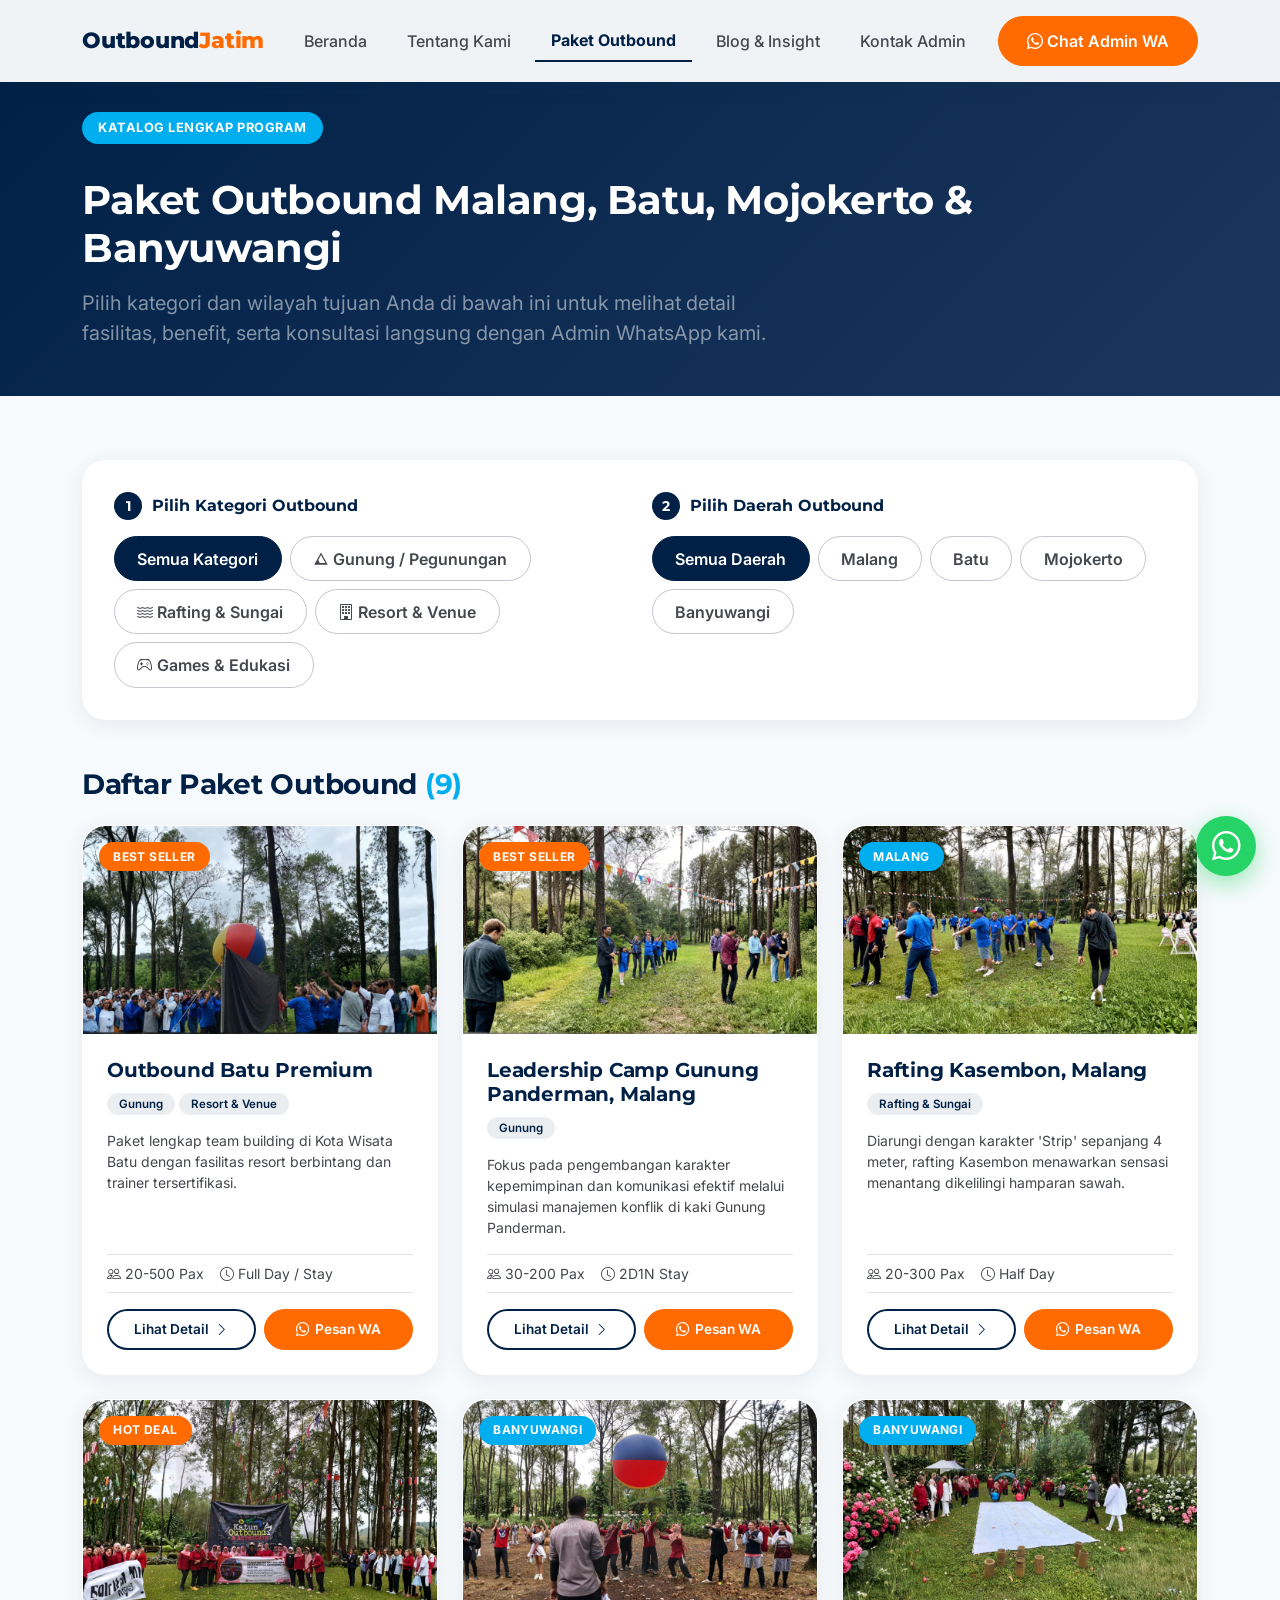
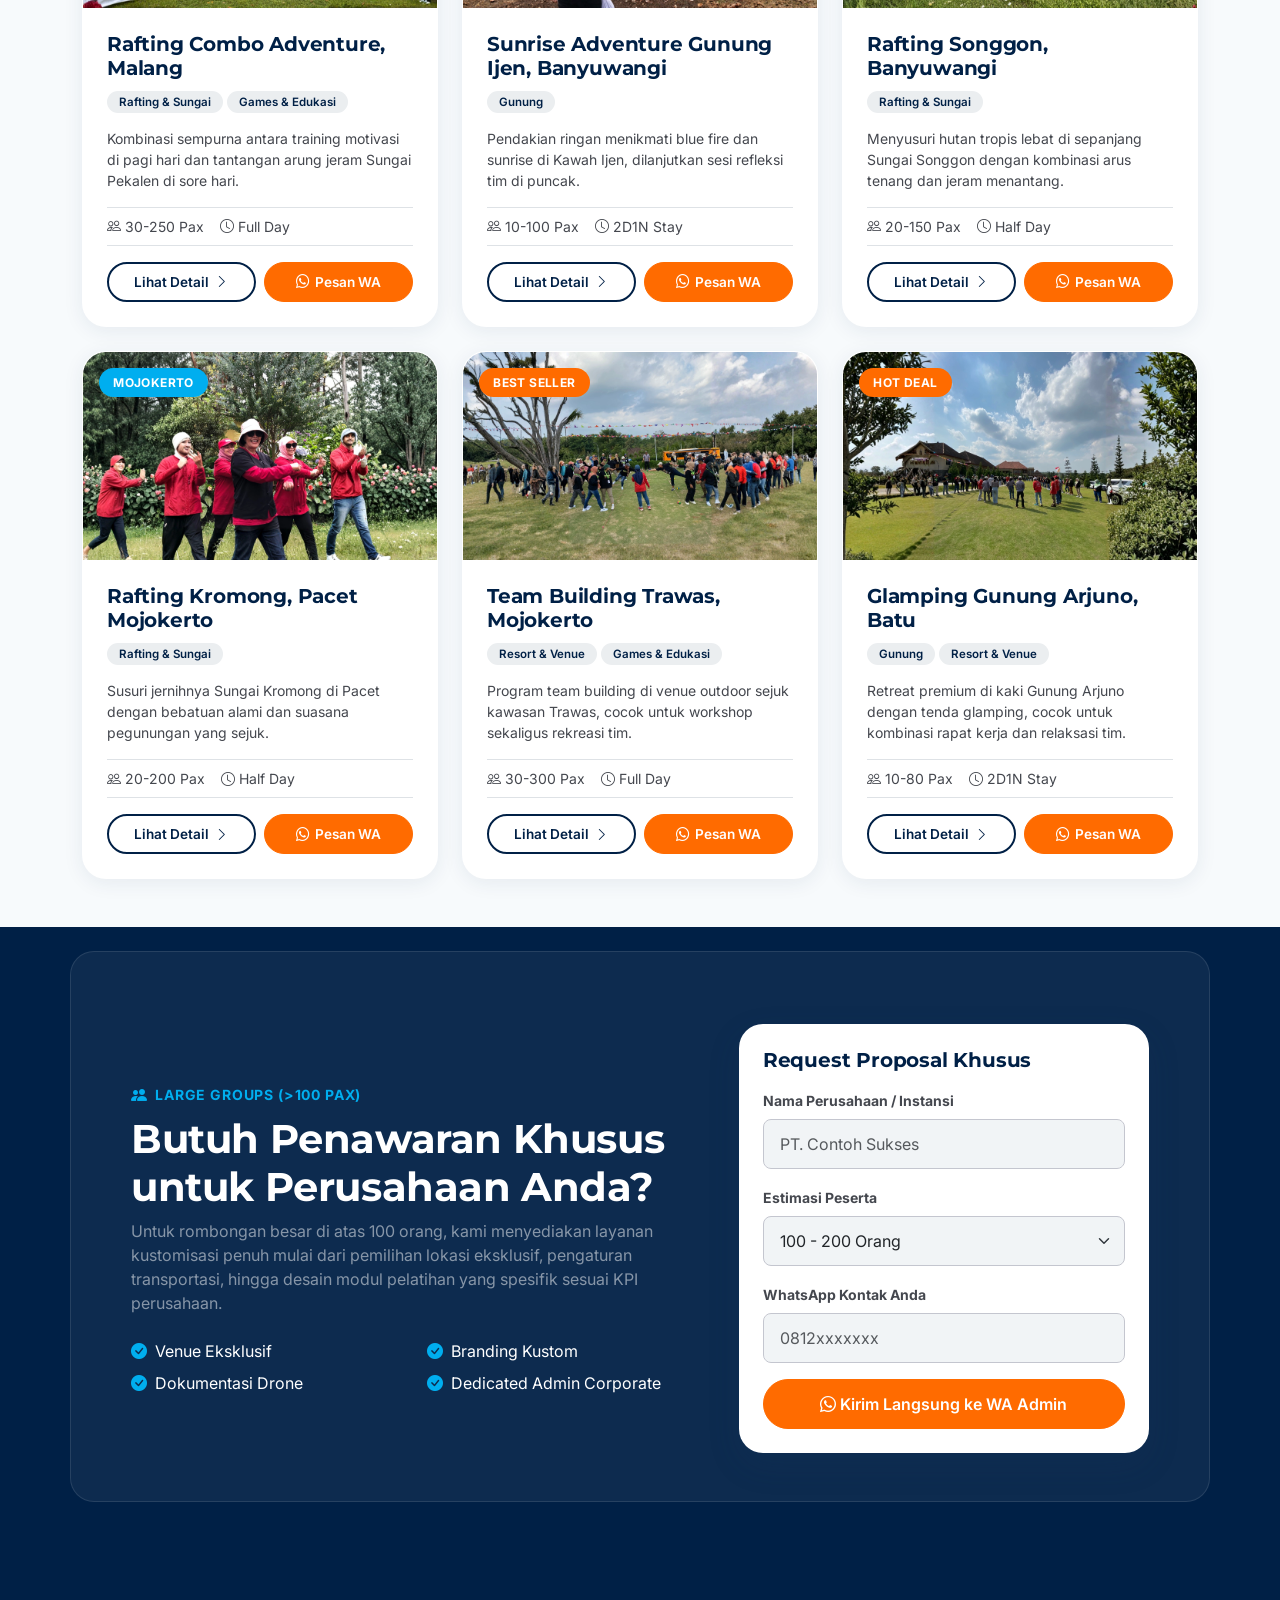
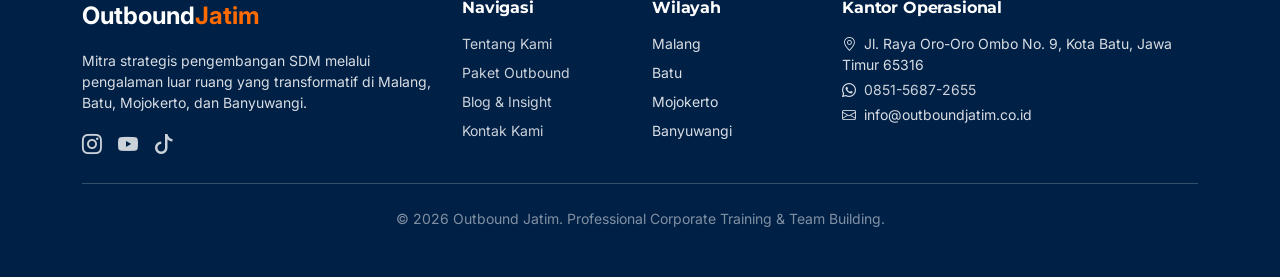
<file: paket.html>
<!DOCTYPE html>
<html lang="id">
<head>
<meta charset="UTF-8" />
<meta name="viewport" content="width=device-width, initial-scale=1.0" />
<link rel="icon" type="image/webp" href="assets/img/mountain.webp" />
<title>Katalog Paket Outbound Malang, Batu, Mojokerto &amp; Banyuwangi | Outbound Jatim</title>
<meta name="description" content="Pilih paket outbound sesuai kategori dan daerah pilihan Anda: Malang, Batu, Mojokerto, atau Banyuwangi. Konsultasikan jadwal & fasilitas langsung ke Admin WhatsApp." />
<meta name="keywords" content="paket outbound malang, paket outbound batu, paket outbound mojokerto, paket outbound banyuwangi, rafting jawa timur, outbound gunung jawa timur" />
<meta name="robots" content="index, follow" />
<link rel="canonical" href="https://outboundjatim.co.id/paket.html" />

<meta property="og:type" content="website" />
<meta property="og:locale" content="id_ID" />
<meta property="og:site_name" content="Outbound Jatim" />
<meta property="og:title" content="Katalog Paket Outbound Malang, Batu, Mojokerto & Banyuwangi | Outbound Jatim" />
<meta property="og:description" content="Pilih paket outbound sesuai kategori dan daerah: Malang, Batu, Mojokerto, atau Banyuwangi." />
<meta property="og:url" content="https://outboundjatim.co.id/paket.html" />

<link rel="preconnect" href="https://fonts.googleapis.com" />
<link rel="preconnect" href="https://fonts.gstatic.com" crossorigin />
<link rel="preconnect" href="https://cdn.jsdelivr.net" />

<!-- Non-render-blocking Google Fonts -->
<link rel="preload" as="style" href="https://fonts.googleapis.com/css2?family=Montserrat:wght@600;700;800&family=Inter:wght@400;500;600;700&display=swap" />
<link rel="stylesheet" href="https://fonts.googleapis.com/css2?family=Montserrat:wght@600;700;800&family=Inter:wght@400;500;600;700&display=swap" media="print" onload="this.media='all'" />
<noscript><link rel="stylesheet" href="https://fonts.googleapis.com/css2?family=Montserrat:wght@600;700;800&family=Inter:wght@400;500;600;700&display=swap" /></noscript>

<!-- Non-render-blocking Icons -->
<link rel="stylesheet" href="https://cdn.jsdelivr.net/npm/bootstrap-icons@1.11.3/font/bootstrap-icons.min.css" media="print" onload="this.media='all'" />
<noscript><link rel="stylesheet" href="https://cdn.jsdelivr.net/npm/bootstrap-icons@1.11.3/font/bootstrap-icons.min.css" /></noscript>

<!-- Styles -->
<link rel="stylesheet" href="https://cdn.jsdelivr.net/npm/bootstrap@5.3.3/dist/css/bootstrap.min.css" />
<link rel="stylesheet" href="assets/css/style.css" />

<script type="application/ld+json">
{
  "@context": "https://schema.org",
  "@type": "BreadcrumbList",
  "itemListElement": [
    {"@type": "ListItem", "position": 1, "name": "Beranda", "item": "https://outboundjatim.co.id/index.html"},
    {"@type": "ListItem", "position": 2, "name": "Paket Outbound", "item": "https://outboundjatim.co.id/paket.html"}
  ]
}
</script>
</head>
<body>
<a class="skip-link" href="#main-content">Langsung ke konten utama</a>

<!-- ============ NAVBAR ============ -->
<nav class="navbar navbar-expand-lg navbar-oj fixed-top py-3">
  <div class="container">
    <a class="navbar-brand" href="index.html">Outbound<span>Jatim</span></a>
    <button class="navbar-toggler border-0" type="button" data-bs-toggle="collapse" data-bs-target="#navMain" aria-controls="navMain" aria-expanded="false" aria-label="Buka menu navigasi">
      <i class="bi bi-list fs-2 text-navy"></i>
    </button>
    <div class="collapse navbar-collapse" id="navMain">
      <ul class="navbar-nav ms-auto align-items-lg-center gap-lg-2">
        <li class="nav-item"><a class="nav-link" href="index.html">Beranda</a></li>
        <li class="nav-item"><a class="nav-link" href="tentang.html">Tentang Kami</a></li>
        <li class="nav-item"><a class="nav-link active" aria-current="page" href="paket.html">Paket Outbound</a></li>
        <li class="nav-item"><a class="nav-link" href="blog.html">Blog &amp; Insight</a></li>
        <li class="nav-item"><a class="nav-link" href="kontak.html">Kontak Admin</a></li>
        <li class="nav-item ms-lg-2 mt-2 mt-lg-0">
          <a class="btn btn-orange w-100" href="#" data-wa-message="Halo Admin Outbound Jatim, saya ingin booking paket outbound. Mohon informasinya.">
            <i class="bi bi-whatsapp me-1"></i>Chat Admin WA
          </a>
        </li>
      </ul>
    </div>
  </div>
</nav>

<main id="main-content">
  <!-- ============ HERO ============ -->
  <header class="hero-section pb-5" style="padding-top:7rem;">
    <div class="container">
      <span class="hero-badge mb-3">Katalog Lengkap Program</span>
      <h1 class="display-6 fw-bold text-white my-3">Paket Outbound Malang, Batu, Mojokerto &amp; Banyuwangi</h1>
      <p class="fs-5 text-white-50 mb-0" style="max-width: 44rem;">Pilih kategori dan wilayah tujuan Anda di bawah ini untuk melihat detail fasilitas, benefit, serta konsultasi langsung dengan Admin WhatsApp kami.</p>
    </div>
  </header>

  <!-- ============ FILTER: KATEGORI & DAERAH ============ -->
  <section class="py-5 mt-3">
    <div class="container">
      <div class="filter-panel">
        <div class="row g-4">
          <div class="col-lg-6">
            <div class="filter-step-label"><span class="filter-step-number">1</span> Pilih Kategori Outbound</div>
            <div class="d-flex flex-wrap gap-2" id="categoryFilters">
              <button type="button" class="btn-pill active" data-category="semua">Semua Kategori</button>
              <button type="button" class="btn-pill" data-category="gunung"><i class="bi bi-mountain me-1"></i>Gunung / Pegunungan</button>
              <button type="button" class="btn-pill" data-category="rafting"><i class="bi bi-water me-1"></i>Rafting &amp; Sungai</button>
              <button type="button" class="btn-pill" data-category="resort"><i class="bi bi-building me-1"></i>Resort &amp; Venue</button>
              <button type="button" class="btn-pill" data-category="games"><i class="bi bi-controller me-1"></i>Games &amp; Edukasi</button>
            </div>
          </div>
          <div class="col-lg-6">
            <div class="filter-step-label"><span class="filter-step-number">2</span> Pilih Daerah Outbound</div>
            <div class="d-flex flex-wrap gap-2" id="regionFilters">
              <button type="button" class="btn-pill active" data-region="semua">Semua Daerah</button>
              <button type="button" class="btn-pill" data-region="malang">Malang</button>
              <button type="button" class="btn-pill" data-region="batu">Batu</button>
              <button type="button" class="btn-pill" data-region="mojokerto">Mojokerto</button>
              <button type="button" class="btn-pill" data-region="banyuwangi">Banyuwangi</button>
            </div>
            <p class="region-note mt-2 mb-0" id="regionNote" style="display:none;">
              <i class="bi bi-info-circle me-1"></i>Kategori "Gunung / Pegunungan" tersedia di Malang, Batu, dan Banyuwangi. Mojokerto tidak memiliki paket outbound gunung sehingga tidak ditampilkan.
            </p>
          </div>
        </div>
      </div>
    </div>
  </section>

  <!-- ============ GRID PAKET ============ -->
  <section class="pb-5">
    <div class="container">
      <div class="d-flex justify-content-between align-items-center mb-4 flex-wrap gap-2">
        <h2 class="fs-3 mb-0 text-navy">Daftar Paket Outbound <span id="resultCount" class="text-sky"></span></h2>
      </div>

      <div class="row g-4" id="packageGrid">
        <!-- Kartu paket akan dirender otomatis oleh JavaScript (lihat assets/js/paket.js) -->
      </div>

      <div class="text-center py-5 d-none" id="emptyState">
        <i class="bi bi-emoji-frown fs-1 text-muted-custom d-block mb-3"></i>
        <p class="text-muted-custom mb-3">Belum ada paket untuk kombinasi kategori &amp; daerah ini.</p>
        <button type="button" class="btn btn-outline-navy-pill" id="resetFilterBtn">Reset Filter</button>
      </div>
    </div>
  </section>

  <!-- ============ CUSTOM PROPOSAL ============ -->
  <section class="py-5 bg-navy text-white">
    <div class="container">
      <div class="row g-4 align-items-center rounded-card p-4 p-md-5" style="background-color: rgba(255,255,255,0.05); border:1px solid rgba(255,255,255,0.1);">
        <div class="col-lg-7">
          <div class="d-flex align-items-center gap-2 text-sky mb-2">
            <i class="bi bi-people-fill"></i>
            <span class="small fw-bold text-uppercase" style="letter-spacing:.06em;">Large Groups (&gt;100 Pax)</span>
          </div>
          <h2 class="fs-1 text-white">Butuh Penawaran Khusus untuk Perusahaan Anda?</h2>
          <p class="text-white-50">Untuk rombongan besar di atas 100 orang, kami menyediakan layanan kustomisasi penuh mulai dari pemilihan lokasi eksklusif, pengaturan transportasi, hingga desain modul pelatihan yang spesifik sesuai KPI perusahaan.</p>
          <div class="row g-2 pt-2">
            <div class="col-6 d-flex align-items-center gap-2"><i class="bi bi-check-circle-fill text-sky"></i> Venue Eksklusif</div>
            <div class="col-6 d-flex align-items-center gap-2"><i class="bi bi-check-circle-fill text-sky"></i> Branding Kustom</div>
            <div class="col-6 d-flex align-items-center gap-2"><i class="bi bi-check-circle-fill text-sky"></i> Dokumentasi Drone</div>
            <div class="col-6 d-flex align-items-center gap-2"><i class="bi bi-check-circle-fill text-sky"></i> Dedicated Admin Corporate</div>
          </div>
        </div>
        <div class="col-lg-5">
          <div class="bg-white text-on-surface p-4 rounded-card shadow-navy-lg">
            <h3 class="fs-5 text-navy mb-3">Request Proposal Khusus</h3>
            <form id="proposalForm">
              <div class="mb-3">
                <label class="form-label small fw-bold text-muted-custom">Nama Perusahaan / Instansi</label>
                <input type="text" class="form-control form-control-oj" id="proposalCompany" placeholder="PT. Contoh Sukses" required />
              </div>
              <div class="mb-3">
                <label class="form-label small fw-bold text-muted-custom">Estimasi Peserta</label>
                <select class="form-select form-control-oj" id="proposalPax">
                  <option>100 - 200 Orang</option>
                  <option>200 - 500 Orang</option>
                  <option>Lebih dari 500 Orang</option>
                </select>
              </div>
              <div class="mb-3">
                <label class="form-label small fw-bold text-muted-custom">WhatsApp Kontak Anda</label>
                <input type="text" class="form-control form-control-oj" id="proposalContact" placeholder="0812xxxxxxx" required />
              </div>
              <button type="submit" class="btn btn-orange w-100 py-2.5">
                <i class="bi bi-whatsapp me-1"></i>Kirim Langsung ke WA Admin
              </button>
            </form>
          </div>
        </div>
      </div>
    </div>
  </section>
</main>

<!-- ============ FOOTER ============ -->
<footer class="footer-oj py-5">
  <div class="container">
    <div class="row g-4">
      <div class="col-lg-4">
        <div class="fw-bold fs-4 text-white mb-3">Outbound<span class="text-orange">Jatim</span></div>
        <p class="small">Mitra strategis pengembangan SDM melalui pengalaman luar ruang yang transformatif di Malang, Batu, Mojokerto, dan Banyuwangi.</p>
        <div class="d-flex gap-3 mt-3">
          <a href="#" aria-label="Instagram Outbound Jatim"><i class="bi bi-instagram fs-5"></i></a>
          <a href="#" aria-label="YouTube Outbound Jatim"><i class="bi bi-youtube fs-5"></i></a>
          <a href="#" aria-label="TikTok Outbound Jatim"><i class="bi bi-tiktok fs-5"></i></a>
        </div>
      </div>
      <div class="col-6 col-lg-2">
        <h4 class="mb-3">Navigasi</h4>
        <ul class="list-unstyled small">
          <li class="mb-2"><a href="tentang.html">Tentang Kami</a></li>
          <li class="mb-2"><a href="paket.html">Paket Outbound</a></li>
          <li class="mb-2"><a href="blog.html">Blog &amp; Insight</a></li>
          <li class="mb-2"><a href="kontak.html">Kontak Kami</a></li>
        </ul>
      </div>
      <div class="col-6 col-lg-2">
        <h4 class="mb-3">Wilayah</h4>
        <ul class="list-unstyled small">
          <li class="mb-2">Malang</li>
          <li class="mb-2">Batu</li>
          <li class="mb-2">Mojokerto</li>
          <li class="mb-2">Banyuwangi</li>
        </ul>
      </div>
      <div class="col-lg-4">
        <h4 class="mb-3">Kantor Operasional</h4>
        <p class="small mb-1"><i class="bi bi-geo-alt me-2"></i>Jl. Raya Oro-Oro Ombo No. 9, Kota Batu, Jawa Timur 65316</p>
        <p class="small mb-1"><i class="bi bi-whatsapp me-2"></i><a href="#" data-wa-message="Halo Admin Outbound Jatim, saya ingin bertanya-tanya.">0851-5687-2655</a></p>
        <p class="small mb-0"><i class="bi bi-envelope me-2"></i>info@outboundjatim.co.id</p>
      </div>
    </div>
    <hr class="border-white-50 my-4" />
    <p class="small text-center text-white-50 mb-0">&copy; <span class="current-year">2026</span> Outbound Jatim. Professional Corporate Training &amp; Team Building.</p>
  </div>
</footer>

<a class="wa-float" href="#" data-wa-message="Halo Admin Outbound Jatim, saya ingin bertanya tentang paket outbound." aria-label="Chat via WhatsApp">
  <i class="bi bi-whatsapp"></i>
</a>

<script src="https://cdn.jsdelivr.net/npm/bootstrap@5.3.3/dist/js/bootstrap.bundle.min.js" defer></script>
<script src="assets/js/main.js" defer></script>
<script src="assets/js/paket.js" defer></script>
</body>
</html>
</file>
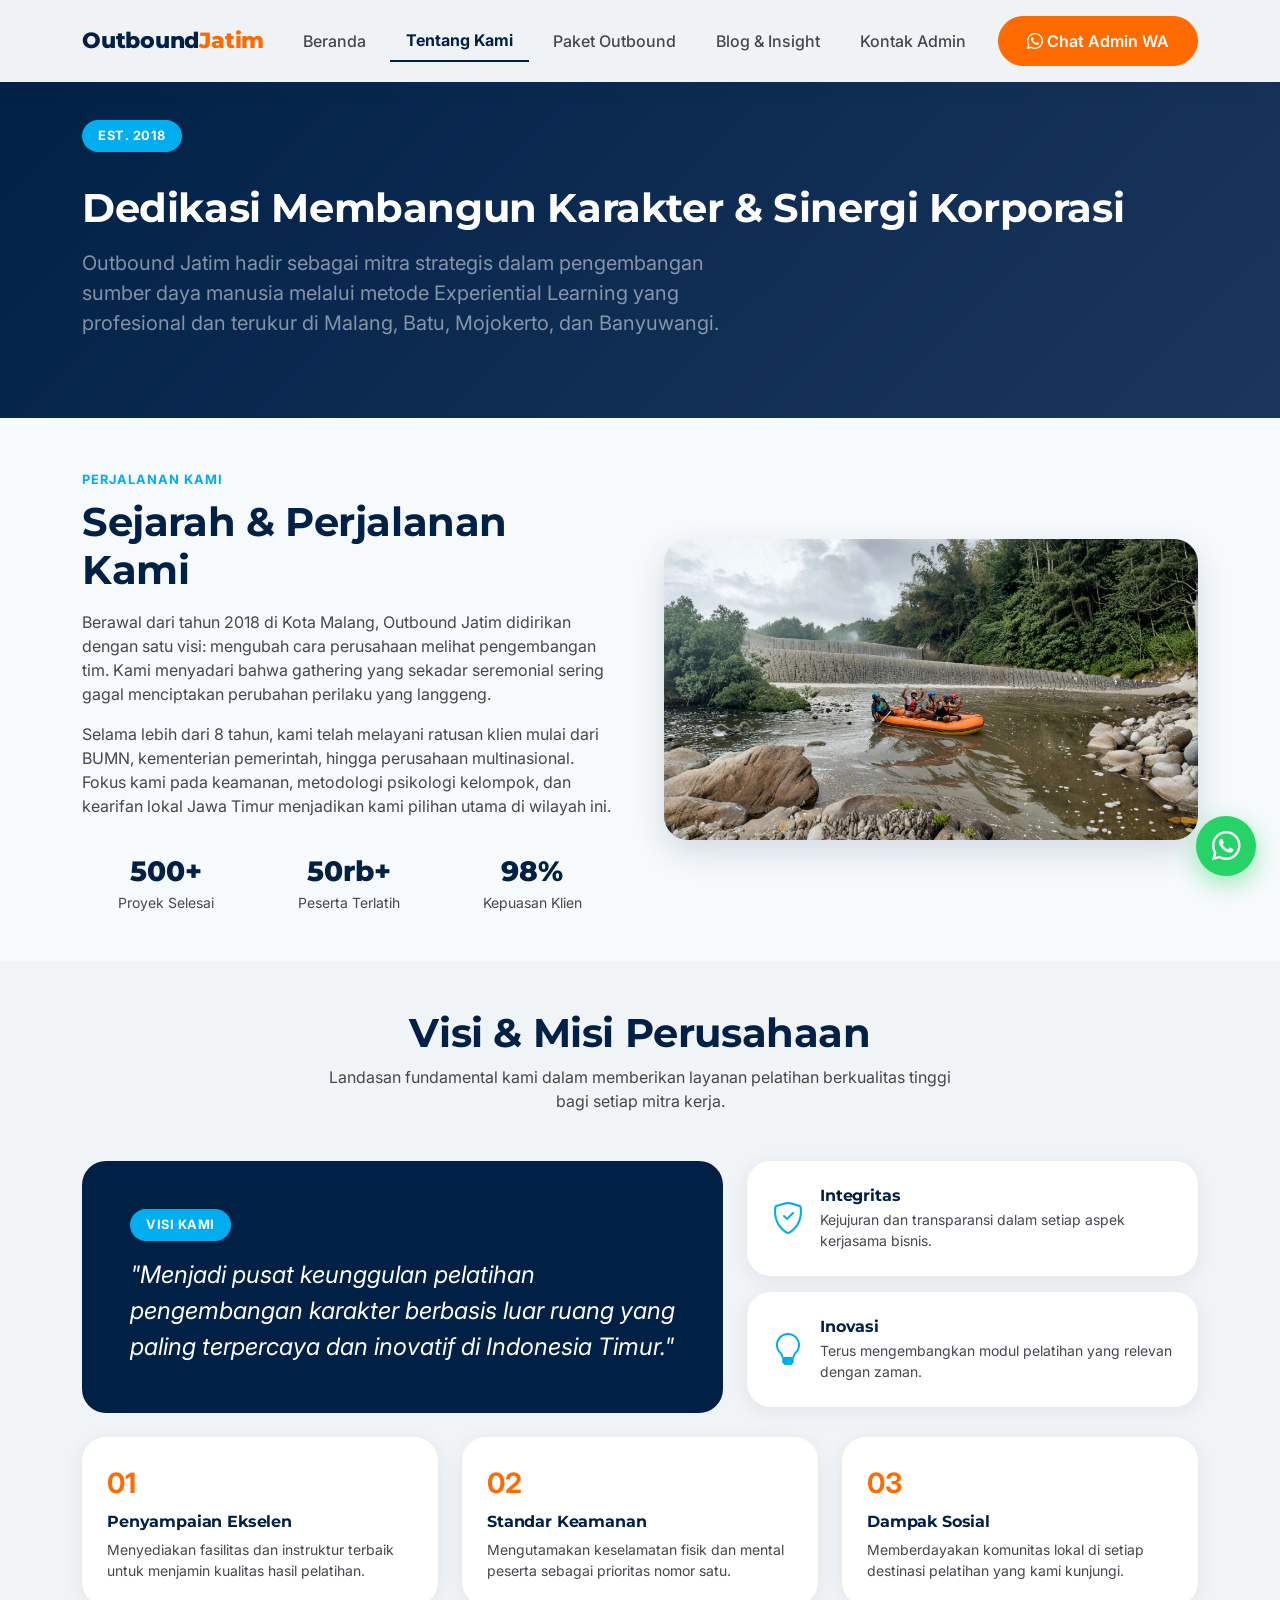
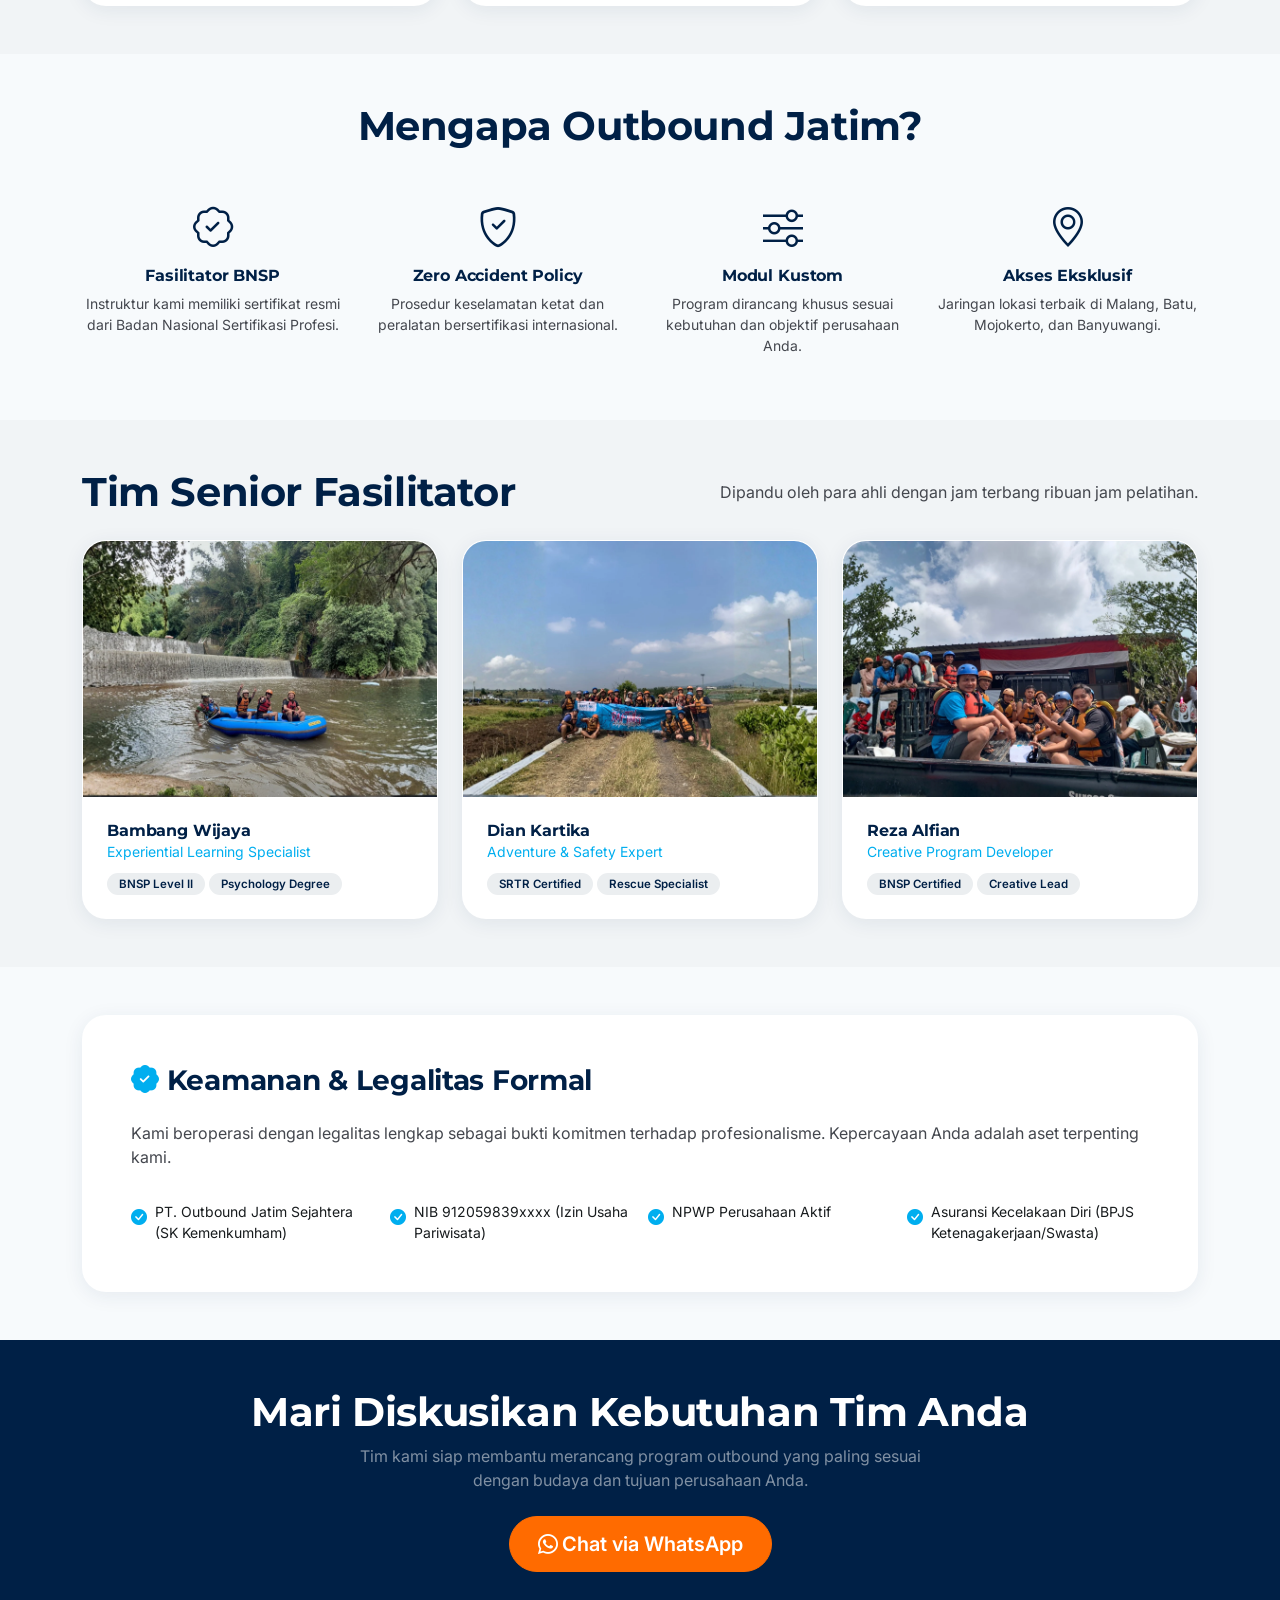
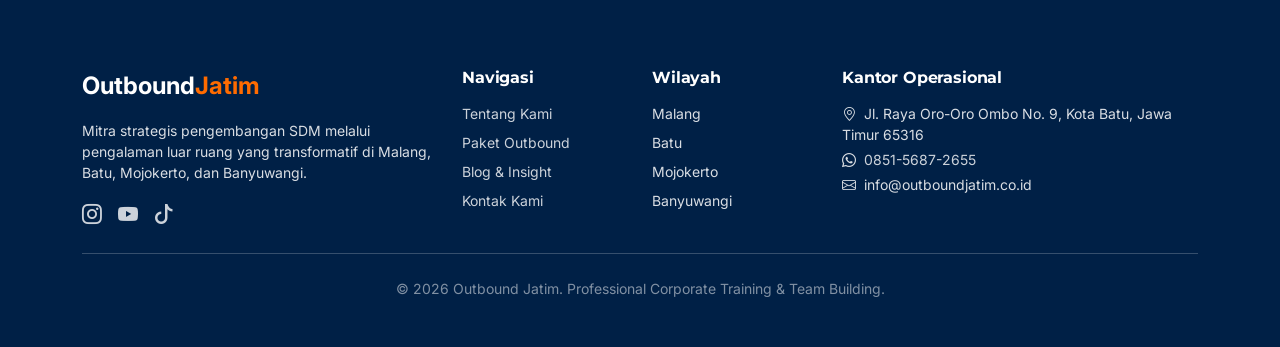
<file: tentang.html>
<!DOCTYPE html>
<html lang="id">
<head>
<meta charset="UTF-8" />
<meta name="viewport" content="width=device-width, initial-scale=1.0" />
<link rel="icon" type="image/webp" href="assets/img/mountain.webp" />
<title>Tentang Kami - Penyedia Outbound &amp; Team Building Profesional di Jawa Timur</title>
<meta name="description" content="Outbound Jatim berdiri sejak 2018 di Kota Malang, melayani outbound dan team building profesional di Malang, Batu, Mojokerto, dan Banyuwangi dengan fasilitator bersertifikat BNSP." />
<meta name="keywords" content="tentang outbound jatim, perusahaan outbound malang, jasa team building jawa timur" />
<meta name="robots" content="index, follow" />
<link rel="canonical" href="https://outboundjatim.co.id/tentang.html" />

<meta property="og:type" content="website" />
<meta property="og:locale" content="id_ID" />
<meta property="og:site_name" content="Outbound Jatim" />
<meta property="og:title" content="Tentang Kami - Outbound Jatim" />
<meta property="og:description" content="Berdiri sejak 2018, Outbound Jatim melayani outbound dan team building di Malang, Batu, Mojokerto, dan Banyuwangi." />
<meta property="og:url" content="https://outboundjatim.co.id/tentang.html" />

<link rel="preconnect" href="https://fonts.googleapis.com" />
<link rel="preconnect" href="https://fonts.gstatic.com" crossorigin />
<link rel="preconnect" href="https://cdn.jsdelivr.net" />

<!-- Non-render-blocking Google Fonts -->
<link rel="preload" as="style" href="https://fonts.googleapis.com/css2?family=Montserrat:wght@600;700;800&family=Inter:wght@400;500;600;700&display=swap" />
<link rel="stylesheet" href="https://fonts.googleapis.com/css2?family=Montserrat:wght@600;700;800&family=Inter:wght@400;500;600;700&display=swap" media="print" onload="this.media='all'" />
<noscript><link rel="stylesheet" href="https://fonts.googleapis.com/css2?family=Montserrat:wght@600;700;800&family=Inter:wght@400;500;600;700&display=swap" /></noscript>

<!-- Non-render-blocking Icons -->
<link rel="stylesheet" href="https://cdn.jsdelivr.net/npm/bootstrap-icons@1.11.3/font/bootstrap-icons.min.css" media="print" onload="this.media='all'" />
<noscript><link rel="stylesheet" href="https://cdn.jsdelivr.net/npm/bootstrap-icons@1.11.3/font/bootstrap-icons.min.css" /></noscript>

<!-- Styles -->
<link rel="stylesheet" href="https://cdn.jsdelivr.net/npm/bootstrap@5.3.3/dist/css/bootstrap.min.css" />
<link rel="stylesheet" href="assets/css/style.css" />
</head>
<body>
<a class="skip-link" href="#main-content">Langsung ke konten utama</a>

<!-- ============ NAVBAR ============ -->
<nav class="navbar navbar-expand-lg navbar-oj fixed-top py-3">
  <div class="container">
    <a class="navbar-brand" href="index.html">Outbound<span>Jatim</span></a>
    <button class="navbar-toggler border-0" type="button" data-bs-toggle="collapse" data-bs-target="#navMain" aria-controls="navMain" aria-expanded="false" aria-label="Buka menu navigasi">
      <i class="bi bi-list fs-2 text-navy"></i>
    </button>
    <div class="collapse navbar-collapse" id="navMain">
      <ul class="navbar-nav ms-auto align-items-lg-center gap-lg-2">
        <li class="nav-item"><a class="nav-link" href="index.html">Beranda</a></li>
        <li class="nav-item"><a class="nav-link active" aria-current="page" href="tentang.html">Tentang Kami</a></li>
        <li class="nav-item"><a class="nav-link" href="paket.html">Paket Outbound</a></li>
        <li class="nav-item"><a class="nav-link" href="blog.html">Blog &amp; Insight</a></li>
        <li class="nav-item"><a class="nav-link" href="kontak.html">Kontak Admin</a></li>
        <li class="nav-item ms-lg-2 mt-2 mt-lg-0">
          <a class="btn btn-orange w-100" href="#" data-wa-message="Halo Admin Outbound Jatim, saya ingin konsultasi paket outbound.">
            <i class="bi bi-whatsapp me-1"></i>Chat Admin WA
          </a>
        </li>
      </ul>
    </div>
  </div>
</nav>

<main id="main-content">
  <!-- ============ HERO ============ -->
  <header class="hero-section">
    <div class="container">
      <span class="hero-badge mb-3">EST. 2018</span>
      <h1 class="display-6 fw-bold text-white my-3">Dedikasi Membangun Karakter &amp; Sinergi Korporasi</h1>
      <p class="fs-5 text-white-50 mb-0" style="max-width: 42rem;">Outbound Jatim hadir sebagai mitra strategis dalam pengembangan sumber daya manusia melalui metode Experiential Learning yang profesional dan terukur di Malang, Batu, Mojokerto, dan Banyuwangi.</p>
    </div>
  </header>

  <!-- ============ SEJARAH ============ -->
  <section class="py-5" style="padding-top:4rem; padding-bottom:4rem;">
    <div class="container">
      <div class="row g-5 align-items-center">
        <div class="col-lg-6">
          <span class="section-eyebrow">Perjalanan Kami</span>
          <h2 class="fs-1 mt-2 mb-3">Sejarah &amp; Perjalanan Kami</h2>
          <div class="d-block d-lg-none mb-4">
            <img class="img-fluid rounded-card shadow-navy-lg" src="assets/img/20260724_141514_0001.webp" alt="Sesi outbound awal Outbound Jatim di hutan pinus Batu, Malang pada tahun 2018" loading="lazy" />
          </div>
          <p class="text-muted-custom">Berawal dari tahun 2018 di Kota Malang, Outbound Jatim didirikan dengan satu visi: mengubah cara perusahaan melihat pengembangan tim. Kami menyadari bahwa gathering yang sekadar seremonial sering gagal menciptakan perubahan perilaku yang langgeng.</p>
          <p class="text-muted-custom">Selama lebih dari 8 tahun, kami telah melayani ratusan klien mulai dari BUMN, kementerian pemerintah, hingga perusahaan multinasional. Fokus kami pada keamanan, metodologi psikologi kelompok, dan kearifan lokal Jawa Timur menjadikan kami pilihan utama di wilayah ini.</p>
          <div class="row g-3 mt-3">
            <div class="col-4 stat-box">
              <div class="stat-number fs-3">500+</div>
              <div class="small text-muted-custom">Proyek Selesai</div>
            </div>
            <div class="col-4 stat-box">
              <div class="stat-number fs-3">50rb+</div>
              <div class="small text-muted-custom">Peserta Terlatih</div>
            </div>
            <div class="col-4 stat-box">
              <div class="stat-number fs-3">98%</div>
              <div class="small text-muted-custom">Kepuasan Klien</div>
            </div>
          </div>
        </div>
        <div class="col-lg-6 d-none d-lg-block">
          <img class="img-fluid rounded-card shadow-navy-lg" src="assets/img/20260724_141514_0001.webp" alt="Sesi outbound awal Outbound Jatim di hutan pinus Batu, Malang pada tahun 2018" loading="lazy" />
        </div>
      </div>
    </div>
  </section>

  <!-- ============ VISI MISI ============ -->
  <section class="py-5 bg-surface-low" style="padding-top:4rem; padding-bottom:4rem;">
    <div class="container">
      <div class="text-center mb-5">
        <h2 class="fs-1">Visi &amp; Misi Perusahaan</h2>
        <p class="text-muted-custom mx-auto" style="max-width:40rem;">Landasan fundamental kami dalam memberikan layanan pelatihan berkualitas tinggi bagi setiap mitra kerja.</p>
      </div>
      <div class="row g-4 mb-4">
        <div class="col-lg-7">
          <div class="bg-navy text-white rounded-card p-4 p-md-5 h-100">
            <span class="hero-badge mb-3">Visi Kami</span>
            <p class="fs-4 fst-italic text-white mb-0">"Menjadi pusat keunggulan pelatihan pengembangan karakter berbasis luar ruang yang paling terpercaya dan inovatif di Indonesia Timur."</p>
          </div>
        </div>
        <div class="col-lg-5">
          <div class="row g-3 h-100">
            <div class="col-12">
              <div class="card-oj p-4 d-flex flex-row align-items-center gap-3">
                <i class="bi bi-shield-check fs-2 text-sky"></i>
                <div>
                  <h3 class="fs-6 mb-1">Integritas</h3>
                  <p class="small text-muted-custom mb-0">Kejujuran dan transparansi dalam setiap aspek kerjasama bisnis.</p>
                </div>
              </div>
            </div>
            <div class="col-12">
              <div class="card-oj p-4 d-flex flex-row align-items-center gap-3">
                <i class="bi bi-lightbulb fs-2 text-sky"></i>
                <div>
                  <h3 class="fs-6 mb-1">Inovasi</h3>
                  <p class="small text-muted-custom mb-0">Terus mengembangkan modul pelatihan yang relevan dengan zaman.</p>
                </div>
              </div>
            </div>
          </div>
        </div>
      </div>
      <div class="row g-4">
        <div class="col-md-4">
          <div class="card-oj p-4 h-100">
            <span class="text-orange fw-bold fs-3">01</span>
            <h3 class="fs-6 mt-2">Penyampaian Ekselen</h3>
            <p class="small text-muted-custom mb-0">Menyediakan fasilitas dan instruktur terbaik untuk menjamin kualitas hasil pelatihan.</p>
          </div>
        </div>
        <div class="col-md-4">
          <div class="card-oj p-4 h-100">
            <span class="text-orange fw-bold fs-3">02</span>
            <h3 class="fs-6 mt-2">Standar Keamanan</h3>
            <p class="small text-muted-custom mb-0">Mengutamakan keselamatan fisik dan mental peserta sebagai prioritas nomor satu.</p>
          </div>
        </div>
        <div class="col-md-4">
          <div class="card-oj p-4 h-100">
            <span class="text-orange fw-bold fs-3">03</span>
            <h3 class="fs-6 mt-2">Dampak Sosial</h3>
            <p class="small text-muted-custom mb-0">Memberdayakan komunitas lokal di setiap destinasi pelatihan yang kami kunjungi.</p>
          </div>
        </div>
      </div>
    </div>
  </section>

  <!-- ============ MENGAPA OUTBOUND JATIM ============ -->
  <section class="py-5" style="padding-top:4rem; padding-bottom:4rem;">
    <div class="container">
      <div class="text-center mb-5">
        <h2 class="fs-1">Mengapa Outbound Jatim?</h2>
      </div>
      <div class="row g-4 text-center">
        <div class="col-6 col-md-3">
          <i class="bi bi-patch-check fs-1 text-navy mb-2 d-block"></i>
          <h3 class="fs-6">Fasilitator BNSP</h3>
          <p class="small text-muted-custom">Instruktur kami memiliki sertifikat resmi dari Badan Nasional Sertifikasi Profesi.</p>
        </div>
        <div class="col-6 col-md-3">
          <i class="bi bi-shield-check fs-1 text-navy mb-2 d-block"></i>
          <h3 class="fs-6">Zero Accident Policy</h3>
          <p class="small text-muted-custom">Prosedur keselamatan ketat dan peralatan bersertifikasi internasional.</p>
        </div>
        <div class="col-6 col-md-3">
          <i class="bi bi-sliders fs-1 text-navy mb-2 d-block"></i>
          <h3 class="fs-6">Modul Kustom</h3>
          <p class="small text-muted-custom">Program dirancang khusus sesuai kebutuhan dan objektif perusahaan Anda.</p>
        </div>
        <div class="col-6 col-md-3">
          <i class="bi bi-geo-alt fs-1 text-navy mb-2 d-block"></i>
          <h3 class="fs-6">Akses Eksklusif</h3>
          <p class="small text-muted-custom">Jaringan lokasi terbaik di Malang, Batu, Mojokerto, dan Banyuwangi.</p>
        </div>
      </div>
    </div>
  </section>

  <!-- ============ TIM SENIOR FASILITATOR ============ -->
  <section class="py-5 bg-surface-low" style="padding-top:4rem; padding-bottom:4rem;">
    <div class="container">
      <div class="d-flex justify-content-between align-items-center mb-4 flex-wrap">
        <h2 class="fs-1 mb-0">Tim Senior Fasilitator</h2>
        <p class="text-muted-custom mb-0">Dipandu oleh para ahli dengan jam terbang ribuan jam pelatihan.</p>
      </div>
      <div class="row g-4">
        <div class="col-md-4">
          <div class="card-oj overflow-hidden">
            <img class="w-100" style="height:16rem; object-fit:cover;" src="assets/img/1000414865.webp" alt="Bambang Wijaya, Lead Facilitator Outbound Jatim" loading="lazy" />
            <div class="p-4">
              <h3 class="fs-6 mb-0">Bambang Wijaya</h3>
              <p class="small text-sky mb-2">Experiential Learning Specialist</p>
              <span class="badge-category">BNSP Level II</span>
              <span class="badge-category">Psychology Degree</span>
            </div>
          </div>
        </div>
        <div class="col-md-4">
          <div class="card-oj overflow-hidden">
            <img class="w-100" style="height:16rem; object-fit:cover;" src="assets/img/1000414866.webp" alt="Dian Kartika, Safety Officer Outbound Jatim" loading="lazy" />
            <div class="p-4">
              <h3 class="fs-6 mb-0">Dian Kartika</h3>
              <p class="small text-sky mb-2">Adventure &amp; Safety Expert</p>
              <span class="badge-category">SRTR Certified</span>
              <span class="badge-category">Rescue Specialist</span>
            </div>
          </div>
        </div>
        <div class="col-md-4">
          <div class="card-oj overflow-hidden">
            <img class="w-100" style="height:16rem; object-fit:cover;" src="assets/img/1000414867.webp" alt="Reza Alfian, Program Designer Outbound Jatim" loading="lazy" />
            <div class="p-4">
              <h3 class="fs-6 mb-0">Reza Alfian</h3>
              <p class="small text-sky mb-2">Creative Program Developer</p>
              <span class="badge-category">BNSP Certified</span>
              <span class="badge-category">Creative Lead</span>
            </div>
          </div>
        </div>
      </div>
    </div>
  </section>

  <!-- ============ LEGALITAS ============ -->
  <section class="py-5" style="padding-top:4rem; padding-bottom:4rem;">
    <div class="container">
      <div class="card-oj p-4 p-md-5">
        <h2 class="fs-3 mb-4"><i class="bi bi-patch-check-fill text-sky me-2"></i>Keamanan &amp; Legalitas Formal</h2>
        <p class="text-muted-custom">Kami beroperasi dengan legalitas lengkap sebagai bukti komitmen terhadap profesionalisme. Kepercayaan Anda adalah aset terpenting kami.</p>
        <div class="row g-3 mt-2">
          <div class="col-6 col-md-3 d-flex align-items-start gap-2">
            <i class="bi bi-check-circle-fill text-sky mt-1"></i>
            <span class="small">PT. Outbound Jatim Sejahtera (SK Kemenkumham)</span>
          </div>
          <div class="col-6 col-md-3 d-flex align-items-start gap-2">
            <i class="bi bi-check-circle-fill text-sky mt-1"></i>
            <span class="small">NIB 912059839xxxx (Izin Usaha Pariwisata)</span>
          </div>
          <div class="col-6 col-md-3 d-flex align-items-start gap-2">
            <i class="bi bi-check-circle-fill text-sky mt-1"></i>
            <span class="small">NPWP Perusahaan Aktif</span>
          </div>
          <div class="col-6 col-md-3 d-flex align-items-start gap-2">
            <i class="bi bi-check-circle-fill text-sky mt-1"></i>
            <span class="small">Asuransi Kecelakaan Diri (BPJS Ketenagakerjaan/Swasta)</span>
          </div>
        </div>
      </div>
    </div>
  </section>

  <!-- ============ CTA ============ -->
  <section class="py-5 bg-navy text-white text-center" style="padding-top:4rem; padding-bottom:4rem;">
    <div class="container">
      <h2 class="fs-1 text-white">Mari Diskusikan Kebutuhan Tim Anda</h2>
      <p class="text-white-50 mx-auto mb-4" style="max-width:36rem;">Tim kami siap membantu merancang program outbound yang paling sesuai dengan budaya dan tujuan perusahaan Anda.</p>
      <a class="btn btn-orange btn-lg" href="#" data-wa-message="Halo Outbound Jatim, saya ingin berdiskusi mengenai kebutuhan outbound tim kami.">
        <i class="bi bi-whatsapp me-1"></i>Chat via WhatsApp
      </a>
    </div>
  </section>
</main>

<!-- ============ FOOTER ============ -->
<footer class="footer-oj py-5">
  <div class="container">
    <div class="row g-4">
      <div class="col-lg-4">
        <div class="fw-bold fs-4 text-white mb-3">Outbound<span class="text-orange">Jatim</span></div>
        <p class="small">Mitra strategis pengembangan SDM melalui pengalaman luar ruang yang transformatif di Malang, Batu, Mojokerto, dan Banyuwangi.</p>
        <div class="d-flex gap-3 mt-3">
          <a href="#" aria-label="Instagram Outbound Jatim"><i class="bi bi-instagram fs-5"></i></a>
          <a href="#" aria-label="YouTube Outbound Jatim"><i class="bi bi-youtube fs-5"></i></a>
          <a href="#" aria-label="TikTok Outbound Jatim"><i class="bi bi-tiktok fs-5"></i></a>
        </div>
      </div>
      <div class="col-6 col-lg-2">
        <h4 class="mb-3">Navigasi</h4>
        <ul class="list-unstyled small">
          <li class="mb-2"><a href="tentang.html">Tentang Kami</a></li>
          <li class="mb-2"><a href="paket.html">Paket Outbound</a></li>
          <li class="mb-2"><a href="blog.html">Blog &amp; Insight</a></li>
          <li class="mb-2"><a href="kontak.html">Kontak Kami</a></li>
        </ul>
      </div>
      <div class="col-6 col-lg-2">
        <h4 class="mb-3">Wilayah</h4>
        <ul class="list-unstyled small">
          <li class="mb-2">Malang</li>
          <li class="mb-2">Batu</li>
          <li class="mb-2">Mojokerto</li>
          <li class="mb-2">Banyuwangi</li>
        </ul>
      </div>
      <div class="col-lg-4">
        <h4 class="mb-3">Kantor Operasional</h4>
        <p class="small mb-1"><i class="bi bi-geo-alt me-2"></i>Jl. Raya Oro-Oro Ombo No. 9, Kota Batu, Jawa Timur 65316</p>
        <p class="small mb-1"><i class="bi bi-whatsapp me-2"></i><a href="#" data-wa-message="Halo Outbound Jatim, saya ingin bertanya-tanya.">0851-5687-2655</a></p>
        <p class="small mb-0"><i class="bi bi-envelope me-2"></i>info@outboundjatim.co.id</p>
      </div>
    </div>
    <hr class="border-white-50 my-4" />
    <p class="small text-center text-white-50 mb-0">&copy; <span class="current-year">2026</span> Outbound Jatim. Professional Corporate Training &amp; Team Building.</p>
  </div>
</footer>

<a class="wa-float" href="#" data-wa-message="Halo Outbound Jatim, saya ingin bertanya tentang paket outbound." aria-label="Chat via WhatsApp">
  <i class="bi bi-whatsapp"></i>
</a>

<script src="https://cdn.jsdelivr.net/npm/bootstrap@5.3.3/dist/js/bootstrap.bundle.min.js" defer></script>
<script src="assets/js/main.js" defer></script>
</body>
</html>
</file>
<file: assets/css/style.css>
/* =========================================================
   Outbound Jatim — Shared Stylesheet
   Design tokens derived from the provided design system:
   Navy (#002046), Sky Blue (#00AEEF), Safety Orange (#FF6B00)
   ========================================================= */

:root {
  --color-primary: #002046;
  --color-primary-container: #1b365d;
  --color-on-primary: #ffffff;
  --color-secondary: #555f71;
  --color-sky-blue: #00aeef;
  --color-safety-orange: #ff6b00;
  --color-safety-orange-dark: #e05f00;

  --color-surface: #f7fafc;
  --color-surface-container-lowest: #ffffff;
  --color-surface-container-low: #f1f4f6;
  --color-surface-container: #ebeef0;
  --color-surface-container-high: #e5e9eb;

  --color-on-surface: #181c1e;
  --color-on-surface-variant: #44474e;
  --color-outline-variant: #c4c6cf;

  --shadow-navy: 0px 4px 20px rgba(27, 54, 93, 0.08);
  --shadow-navy-lg: 0px 12px 32px rgba(27, 54, 93, 0.16);

  --radius-card: 1.5rem;      /* 24px */
  --radius-control: 0.5rem;   /* 8px */

  --font-heading: "Montserrat", system-ui, -apple-system, BlinkMacSystemFont, "Segoe UI", Roboto, sans-serif;
  --font-body: "Inter", system-ui, -apple-system, BlinkMacSystemFont, "Segoe UI", Roboto, sans-serif;
}

html {
  scroll-behavior: smooth;
}

body {
  font-family: var(--font-body);
  background-color: var(--color-surface);
  color: var(--color-on-surface);
}

h1, h2, h3, h4, h5, h6,
.font-heading {
  font-family: var(--font-heading);
  font-weight: 700;
  color: var(--color-primary);
  letter-spacing: -0.01em;
}

a {
  text-decoration: none;
}

.text-orange { color: var(--color-safety-orange) !important; }
.text-sky { color: var(--color-sky-blue) !important; }
.text-navy { color: var(--color-primary) !important; }
.text-muted-custom { color: var(--color-on-surface-variant) !important; }

.bg-navy { background-color: var(--color-primary) !important; }
.bg-navy-container { background-color: var(--color-primary-container) !important; }
.bg-sky { background-color: var(--color-sky-blue) !important; }
.bg-orange { background-color: var(--color-safety-orange) !important; }
.bg-surface-low { background-color: var(--color-surface-container-low) !important; }
.bg-surface-container { background-color: var(--color-surface-container) !important; }

/* ---------- Navbar ---------- */
.navbar-oj {
  background-color: rgba(247, 250, 252, 0.97);
  backdrop-filter: blur(10px);
  box-shadow: var(--shadow-navy);
  transition: padding 0.25s ease;
}

.navbar-oj .navbar-brand {
  font-family: var(--font-heading);
  font-weight: 800;
  color: var(--color-primary) !important;
  font-size: 1.4rem;
  letter-spacing: -0.01em;
}
.navbar-oj .navbar-brand span {
  color: var(--color-safety-orange);
}

.navbar-oj .nav-link {
  font-weight: 500;
  color: var(--color-on-surface-variant) !important;
  padding: 0.5rem 1rem !important;
}
.navbar-oj .nav-link.active,
.navbar-oj .nav-link:hover {
  color: var(--color-primary) !important;
}
.navbar-oj .nav-link.active {
  font-weight: 700;
  border-bottom: 2px solid var(--color-primary);
}

/* ---------- Buttons ---------- */
.btn-orange {
  background-color: var(--color-safety-orange);
  border-color: var(--color-safety-orange);
  color: #fff;
  font-weight: 600;
  border-radius: 50px;
  padding: 0.75rem 1.75rem;
  transition: all .2s ease;
}
.btn-orange:hover, .btn-orange:focus {
  background-color: var(--color-safety-orange-dark);
  border-color: var(--color-safety-orange-dark);
  color: #fff;
  transform: translateY(-2px);
  box-shadow: 0 8px 20px rgba(255, 107, 0, 0.3);
}

.btn-navy-outline {
  background-color: transparent;
  border: 1.5px solid rgba(255,255,255,0.5);
  color: #fff;
  font-weight: 600;
  border-radius: 50px;
  padding: 0.75rem 1.75rem;
  transition: all .2s ease;
}
.btn-navy-outline:hover {
  background-color: #fff;
  color: var(--color-primary);
  border-color: #fff;
}

.btn-navy-solid {
  background-color: var(--color-primary);
  border-color: var(--color-primary);
  color: #fff;
  font-weight: 600;
  border-radius: 50px;
  transition: all .2s ease;
}
.btn-navy-solid:hover {
  background-color: var(--color-sky-blue);
  border-color: var(--color-sky-blue);
  color: #fff;
}

.btn-outline-navy-pill {
  border: 2px solid var(--color-primary);
  color: var(--color-primary);
  border-radius: 50px;
  font-weight: 600;
  background: transparent;
  transition: all .2s ease;
}
.btn-outline-navy-pill:hover {
  background: var(--color-primary);
  color: #fff;
}

.btn-pill {
  border-radius: 50px;
  font-weight: 600;
  padding: 0.6rem 1.4rem;
  border: 1px solid var(--color-outline-variant);
  background: #fff;
  color: var(--color-on-surface-variant);
  transition: all .2s ease;
}
.btn-pill:hover {
  border-color: var(--color-primary);
  color: var(--color-primary);
}
.btn-pill.active {
  background: var(--color-primary);
  border-color: var(--color-primary);
  color: #fff;
}

/* ---------- Hero ---------- */
.hero-section {
  background: linear-gradient(135deg, var(--color-primary) 0%, var(--color-primary-container) 100%);
  color: #fff;
  padding-top: 7.5rem;
  padding-bottom: 5rem;
  position: relative;
  overflow: hidden;
}

.hero-badge {
  background-color: var(--color-sky-blue);
  color: #fff;
  font-size: 0.8rem;
  font-weight: 700;
  letter-spacing: 0.04em;
  padding: 0.4rem 1rem;
  border-radius: 50px;
  display: inline-block;
  text-transform: uppercase;
}

.hero-image-wrap {
  border-radius: var(--radius-card);
  overflow: hidden;
  box-shadow: var(--shadow-navy-lg);
  transform: rotate(2deg);
}
.hero-image-wrap img {
  width: 100%;
  height: 26rem;
  object-fit: cover;
}

.hero-floating-card {
  background: #fff;
  color: var(--color-primary);
  border-radius: var(--radius-card);
  box-shadow: var(--shadow-navy-lg);
  padding: 1.25rem 1.5rem;
  max-width: 280px;
}

/* ---------- Cards ---------- */
.card-oj {
  background: #fff;
  border-radius: var(--radius-card);
  box-shadow: var(--shadow-navy);
  border: 1px solid transparent;
  overflow: hidden;
  transition: transform .25s ease, box-shadow .25s ease, border-color .25s ease;
}
.card-oj:hover {
  transform: translateY(-8px);
  box-shadow: var(--shadow-navy-lg);
  border-color: rgba(0, 174, 239, 0.25);
}
.card-oj img {
  transition: transform .5s ease;
}
.card-oj:hover img {
  transform: scale(1.08);
}

.badge-region {
  background-color: var(--color-sky-blue);
  color: #fff;
  font-weight: 700;
  border-radius: 50px;
  padding: 0.35rem 0.9rem;
  font-size: 0.75rem;
  letter-spacing: 0.03em;
  text-transform: uppercase;
}
.badge-hot {
  background-color: var(--color-safety-orange);
  color: #fff;
  font-weight: 700;
  border-radius: 50px;
  padding: 0.35rem 0.9rem;
  font-size: 0.75rem;
  letter-spacing: 0.03em;
  text-transform: uppercase;
}
.badge-category {
  background-color: var(--color-surface-container);
  color: var(--color-primary);
  font-weight: 600;
  border-radius: 50px;
  padding: 0.25rem 0.75rem;
  font-size: 0.72rem;
}

/* ---------- Sections ---------- */
.section-title-divider {
  height: 2px;
  flex-grow: 1;
  background-color: var(--color-sky-blue);
  border-radius: 50px;
}

.section-eyebrow {
  font-weight: 700;
  font-size: 0.8rem;
  letter-spacing: 0.08em;
  text-transform: uppercase;
  color: var(--color-sky-blue);
}

/* ---------- WhatsApp Floating Button ---------- */
.wa-float {
  position: fixed;
  bottom: 24px;
  right: 24px;
  z-index: 1050;
  background-color: #25d366;
  color: #fff;
  width: 60px;
  height: 60px;
  border-radius: 50%;
  display: flex;
  align-items: center;
  justify-content: center;
  font-size: 1.8rem;
  box-shadow: 0 8px 24px rgba(37, 211, 102, 0.45);
  animation: wa-pulse 2.4s infinite;
}
.wa-float:hover { color: #fff; transform: scale(1.06); }

@keyframes wa-pulse {
  0% { box-shadow: 0 0 0 0 rgba(37, 211, 102, 0.55); }
  70% { box-shadow: 0 0 0 14px rgba(37, 211, 102, 0); }
  100% { box-shadow: 0 0 0 0 rgba(37, 211, 102, 0); }
}

/* ---------- Footer ---------- */
.footer-oj {
  background-color: var(--color-primary);
  color: rgba(255,255,255,0.85);
}
.footer-oj a {
  color: rgba(255,255,255,0.8);
}
.footer-oj a:hover {
  color: var(--color-sky-blue);
}
.footer-oj h4 {
  color: #fff;
  font-size: 1rem;
}

/* ---------- Filter selector (Paket page) ---------- */
.filter-panel {
  background: #fff;
  border-radius: var(--radius-card);
  box-shadow: var(--shadow-navy);
  padding: 2rem;
}
.filter-step-label {
  font-family: var(--font-heading);
  font-weight: 700;
  color: var(--color-primary);
  display: flex;
  align-items: center;
  gap: 0.6rem;
  margin-bottom: 1rem;
}
.filter-step-number {
  background: var(--color-primary);
  color: #fff;
  width: 28px;
  height: 28px;
  border-radius: 50%;
  display: inline-flex;
  align-items: center;
  justify-content: center;
  font-size: 0.85rem;
}

.region-note {
  font-size: 0.85rem;
  color: var(--color-on-surface-variant);
  font-style: italic;
}

/* ---------- Misc ---------- */
.rounded-card { border-radius: var(--radius-card); }
.shadow-navy { box-shadow: var(--shadow-navy); }
.shadow-navy-lg { box-shadow: var(--shadow-navy-lg); }

.form-control-oj {
  background-color: var(--color-surface-container-low);
  border: 1px solid var(--color-outline-variant);
  border-radius: var(--radius-control);
  padding: 0.75rem 1rem;
}
.form-control-oj:focus {
  border-color: var(--color-sky-blue);
  box-shadow: 0 0 0 0.2rem rgba(0, 174, 239, 0.2);
}

.testimonial-card {
  background: #fff;
  border-radius: var(--radius-card);
  box-shadow: var(--shadow-navy);
  padding: 2rem;
  height: 100%;
}

.stat-box {
  text-align: center;
}
.stat-box .stat-number {
  font-family: var(--font-heading);
  font-weight: 800;
  font-size: 2.25rem;
  color: var(--color-primary);
}

/* ---------- Admin Contact Cards ---------- */
.admin-card {
  background: #ffffff;
  border-radius: var(--radius-card);
  box-shadow: var(--shadow-navy);
  border: 1px solid rgba(0, 32, 70, 0.08);
  transition: all 0.3s ease;
  height: 100%;
  display: flex;
  flex-direction: column;
}
.admin-card:hover {
  transform: translateY(-6px);
  box-shadow: var(--shadow-navy-lg);
  border-color: var(--color-sky-blue);
}
.admin-avatar-box {
  width: 64px;
  height: 64px;
  border-radius: 16px;
  background: linear-gradient(135deg, var(--color-primary) 0%, var(--color-primary-container) 100%);
  color: var(--color-sky-blue);
  display: flex;
  align-items: center;
  justify-content: center;
  font-size: 1.75rem;
  flex-shrink: 0;
}
.admin-status-online {
  display: inline-flex;
  align-items: center;
  gap: 0.5rem;
  font-size: 0.85rem;
  font-weight: 600;
  color: #10b981;
  background: rgba(16, 185, 129, 0.12);
  padding: 0.35rem 1rem;
  border-radius: 50px;
}
.admin-status-dot {
  width: 8px;
  height: 8px;
  background-color: #10b981;
  border-radius: 50%;
  box-shadow: 0 0 0 3px rgba(16, 185, 129, 0.25);
  animation: wa-pulse 2s infinite;
}

/* ---------- Blog & Article Styles ---------- */
.blog-content {
  font-size: 1.05rem;
  line-height: 1.8;
  color: var(--color-on-surface);
}
.blog-content h2 {
  font-size: 1.65rem;
  margin-top: 2rem;
  margin-bottom: 1rem;
  padding-bottom: 0.5rem;
  border-bottom: 2px solid var(--color-surface-container);
}
.blog-content h3 {
  font-size: 1.3rem;
  margin-top: 1.5rem;
  margin-bottom: 0.75rem;
}
.blog-content p {
  margin-bottom: 1.25rem;
}
.blog-content ul, .blog-content ol {
  margin-bottom: 1.5rem;
  padding-left: 1.5rem;
}
.blog-content li {
  margin-bottom: 0.5rem;
}
.blog-quote {
  border-left: 4px solid var(--color-sky-blue);
  background-color: var(--color-surface-container-low);
  padding: 1.25rem 1.5rem;
  border-radius: 0 var(--radius-control) var(--radius-control) 0;
  font-style: italic;
  font-weight: 500;
  margin: 1.75rem 0;
  color: var(--color-primary);
}
.takeaways-box {
  background: linear-gradient(135deg, rgba(0, 32, 70, 0.03) 0%, rgba(0, 174, 239, 0.08) 100%);
  border: 1px solid rgba(0, 174, 239, 0.3);
  border-radius: var(--radius-card);
  padding: 1.75rem;
  margin: 2rem 0;
}

/* ---------- Package Detail Styles ---------- */
.pkg-facility-card {
  background: #ffffff;
  border-radius: 1rem;
  padding: 1.25rem;
  box-shadow: var(--shadow-navy);
  border: 1px solid var(--color-surface-container);
  display: flex;
  align-items: center;
  gap: 1rem;
  height: 100%;
}
.pkg-facility-icon {
  width: 48px;
  height: 48px;
  border-radius: 12px;
  background: rgba(0, 174, 239, 0.1);
  color: var(--color-sky-blue);
  display: flex;
  align-items: center;
  justify-content: center;
  font-size: 1.4rem;
  flex-shrink: 0;
}
.rundown-timeline {
  position: relative;
  padding-left: 2rem;
}
.rundown-timeline::before {
  content: "";
  position: absolute;
  left: 9px;
  top: 8px;
  bottom: 8px;
  width: 2px;
  background: var(--color-surface-container-high);
}
.rundown-item {
  position: relative;
  margin-bottom: 1.5rem;
}
.rundown-item::before {
  content: "";
  position: absolute;
  left: -2rem;
  top: 6px;
  width: 20px;
  height: 20px;
  border-radius: 50%;
  background: var(--color-sky-blue);
  border: 4px solid #ffffff;
  box-shadow: 0 0 0 2px var(--color-sky-blue);
}

/* ---------- Card Buttons Fix ---------- */
.card-action-btns {
  display: grid;
  grid-template-columns: 1fr 1fr;
  gap: 0.5rem;
  margin-top: 1rem;
}
.btn-sm-custom {
  padding: 0.5rem 0.85rem;
  font-size: 0.85rem;
  border-radius: 50px;
  font-weight: 600;
  display: inline-flex;
  align-items: center;
  justify-content: center;
  gap: 0.35rem;
  white-space: nowrap;
}

@media (max-width: 991.98px) {
  .hero-floating-card {
    position: relative !important;
    bottom: auto !important;
    left: auto !important;
    margin: 1rem auto 0 auto !important;
    transform: none !important;
    max-width: 100% !important;
    text-align: left;
  }
  .hero-image-wrap {
    transform: none !important;
  }
  .hero-image-wrap img {
    height: 18rem !important;
  }
}

@media (max-width: 767.98px) {
  .hero-section { padding-top: 6rem; padding-bottom: 3rem; text-align: center; }
  .hero-section .d-flex { justify-content: center; }
  h1 { font-size: 2rem !important; line-height: 1.25 !important; }
  .card-action-btns { grid-template-columns: 1fr; }
}

/* Visually hidden but accessible skip link */
.skip-link {
  position: absolute;
  left: -9999px;
  top: auto;
  background: var(--color-primary);
  color: #fff;
  padding: 0.75rem 1.25rem;
  z-index: 2000;
  border-radius: 0 0 8px 0;
}
.skip-link:focus {
  left: 0;
  top: 0;
}

/* Custom Icon for Mountain (bi-mountain missing in Bootstrap Icons v1.11) */
.bi-mountain::before {
  content: "" !important;
  font-family: inherit !important;
  display: inline-block;
  width: 1em;
  height: 1em;
  vertical-align: -0.125em;
  background-color: currentColor;
  mask: url("data:image/svg+xml,%3Csvg xmlns='http://www.w3.org/2000/svg' viewBox='0 0 16 16'%3E%3Cpath d='M8 1.5L1.2 13.8h13.6L8 1.5zm0 2.5L12.4 12H3.6L8 4z'/%3E%3Cpath d='M5 8.5L3.2 12h3.6L5 8.5z'/%3E%3C/svg%3E") no-repeat center / contain;
  -webkit-mask: url("data:image/svg+xml,%3Csvg xmlns='http://www.w3.org/2000/svg' viewBox='0 0 16 16'%3E%3Cpath d='M8 1.5L1.2 13.8h13.6L8 1.5zm0 2.5L12.4 12H3.6L8 4z'/%3E%3Cpath d='M5 8.5L3.2 12h3.6L5 8.5z'/%3E%3C/svg%3E") no-repeat center / contain;
}

/* =========================================================
   Blog & Article Formatting Styles
   ========================================================= */
.blog-content {
  line-height: 1.8;
  font-size: 1.05rem;
  color: var(--color-on-surface);
}

.blog-content h2 {
  font-size: 1.5rem;
  margin-top: 2rem;
  margin-bottom: 1rem;
  color: var(--color-primary);
  border-left: 4px solid var(--color-sky-blue);
  padding-left: 0.85rem;
}

.blog-content h3 {
  font-size: 1.25rem;
  margin-top: 1.5rem;
  margin-bottom: 0.75rem;
  color: var(--color-primary);
}

.blog-content p {
  margin-bottom: 1.25rem;
}

.blog-quote {
  background-color: var(--color-surface-container-low);
  border-left: 5px solid var(--color-safety-orange);
  padding: 1.25rem 1.5rem;
  margin: 2rem 0;
  border-radius: 0 0.75rem 0.75rem 0;
  font-style: italic;
  font-size: 1.1rem;
  color: var(--color-primary);
  font-weight: 600;
}

.takeaways-box {
  background-color: rgba(0, 174, 239, 0.08);
  border: 1px solid rgba(0, 174, 239, 0.25);
  border-radius: 1rem;
  padding: 1.5rem;
  margin: 2rem 0;
}

.takeaways-box h4 {
  color: var(--color-primary);
  font-weight: 700;
}

.blog-table {
  width: 100%;
  margin: 1.5rem 0;
  border-collapse: collapse;
}

.blog-table th {
  background-color: var(--color-primary);
  color: #ffffff;
  padding: 0.75rem 1rem;
  font-size: 0.9rem;
  text-align: left;
}

.blog-table td {
  padding: 0.75rem 1rem;
  border-bottom: 1px solid var(--color-surface-container-high);
  font-size: 0.9rem;
}

.blog-table tr:nth-child(even) {
  background-color: var(--color-surface-container-lowest);
}
</file>
